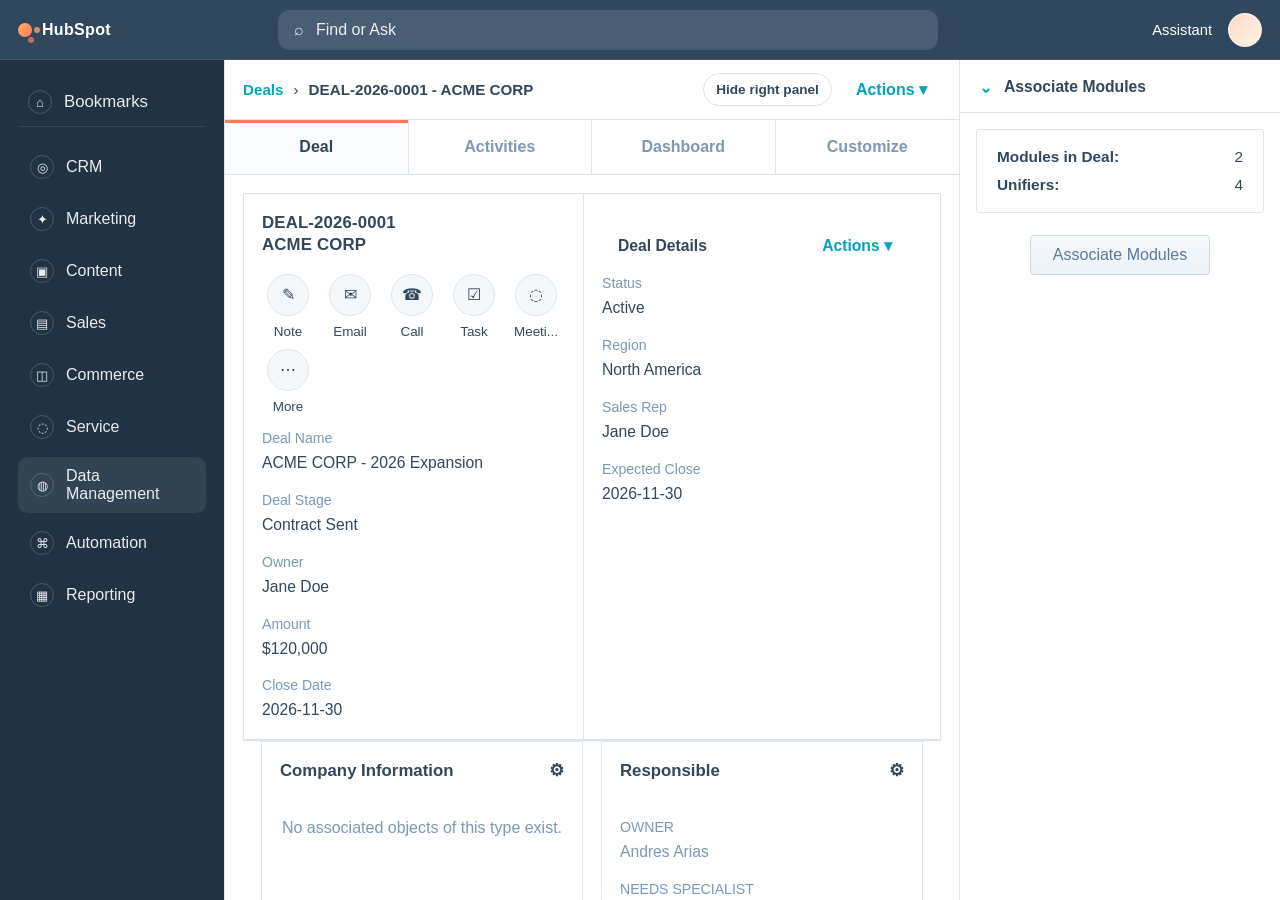
<file: dicom/index.html>
<!DOCTYPE html>
<html lang="en">
<head>
	<meta charset="UTF-8">
	<meta name="viewport" content="width=device-width, initial-scale=1.0">
	<title>HubSpot Details - Objectives</title>
	<style>
		:root {
			--navy: #213343;
			--navy-soft: #2f4559;
			--surface: #f5f8fa;
			--panel: #ffffff;
			--line: #dfe3eb;
			--line-strong: #cbd6e2;
			--text: #33475b;
			--muted: #7c98b6;
			--brand: #ff7a59;
			--brand-strong: #e66a4a;
			--teal: #00a4bd;
			--teal-soft: #e5f5f8;
			--shadow: 0 10px 24px rgba(33, 51, 67, 0.08);
			--radius: 14px;
		}

		* {
			box-sizing: border-box;
		}

		body {
			margin: 0;
			min-height: 100vh;
			font-family: "Segoe UI", Aptos, sans-serif;
			background: var(--surface);
			color: var(--text);
		}

		button,
		input,
		select {
			font: inherit;
		}

		.app-shell {
			display: grid;
			grid-template-rows: 60px 1fr;
			min-height: 100vh;
		}

		.topbar {
			display: grid;
			grid-template-columns: 240px 1fr auto;
			align-items: center;
			gap: 20px;
			padding: 0 18px;
			background: #31475e;
			color: #ffffff;
			border-bottom: 1px solid rgba(255, 255, 255, 0.08);
		}

		.brand {
			display: flex;
			align-items: center;
			gap: 10px;
			font-weight: 700;
			letter-spacing: 0.02em;
		}

		.brand-mark {
			width: 14px;
			height: 14px;
			border-radius: 50%;
			background: linear-gradient(135deg, #ffb366, var(--brand));
			box-shadow: 12px 0 0 -4px rgba(255, 179, 102, 0.72), 6px 10px 0 -4px rgba(255, 122, 89, 0.72);
		}

		.searchbar {
			display: flex;
			align-items: center;
			gap: 10px;
			max-width: 660px;
			padding: 0 16px;
			height: 40px;
			border-radius: 12px;
			background: rgba(255, 255, 255, 0.12);
			color: rgba(255, 255, 255, 0.9);
		}

		.searchbar input {
			width: 100%;
			border: 0;
			outline: 0;
			color: inherit;
			background: transparent;
		}

		.searchbar input::placeholder {
			color: rgba(255, 255, 255, 0.78);
		}

		.topbar-actions {
			display: flex;
			align-items: center;
			gap: 16px;
			font-size: 0.92rem;
		}

		.avatar {
			width: 34px;
			height: 34px;
			border-radius: 50%;
			background: linear-gradient(135deg, #ffd9c2, #fff3e8);
			border: 2px solid rgba(255, 255, 255, 0.22);
		}

		.workspace {
			display: grid;
			grid-template-columns: 284px minmax(680px, 1fr) 360px;
			min-height: 0;
		}

		.workspace.is-right-rail-hidden {
			grid-template-columns: 284px minmax(680px, 1fr);
		}

		.sidebar {
			background: var(--navy);
			color: rgba(255, 255, 255, 0.9);
			padding: 18px 18px 28px;
		}

		.sidebar-section-title {
			display: flex;
			align-items: center;
			gap: 12px;
			padding: 12px 10px;
			font-size: 1.05rem;
			border-bottom: 1px solid rgba(255, 255, 255, 0.08);
			margin-bottom: 18px;
		}

		.sidebar-nav {
			display: grid;
			gap: 8px;
		}

		.sidebar-item {
			display: flex;
			align-items: center;
			gap: 12px;
			padding: 10px 12px;
			border-radius: 10px;
			color: inherit;
			text-decoration: none;
		}

		.sidebar-item:hover,
		.sidebar-item.is-active {
			background: rgba(255, 255, 255, 0.08);
		}

		.nav-icon,
		.icon-circle,
		.mini-icon {
			display: inline-flex;
			align-items: center;
			justify-content: center;
			flex: 0 0 auto;
			border-radius: 50%;
		}

		.nav-icon {
			width: 24px;
			height: 24px;
			border: 1px solid rgba(255, 255, 255, 0.18);
			font-size: 0.82rem;
		}

		.main {
			padding: 0;
			background: var(--panel);
			border-right: 1px solid var(--line);
			border-left: 1px solid var(--line);
			min-width: 0;
		}

		.workspace.is-right-rail-hidden .main {
			border-right: 0;
		}

		.main-scroll,
		.right-scroll {
			height: calc(100vh - 60px);
			overflow: auto;
		}

		.main-header {
			display: flex;
			justify-content: space-between;
			align-items: center;
			gap: 16px;
			padding: 10px 18px;
			border-bottom: 1px solid var(--line);
			background: #ffffff;
			position: sticky;
			top: 0;
			z-index: 5;
		}

		.main-header-actions {
			display: flex;
			align-items: center;
			gap: 10px;
		}

		.breadcrumb {
			display: flex;
			align-items: center;
			gap: 10px;
			font-size: 0.95rem;
		}

		.breadcrumb a {
			color: var(--teal);
			text-decoration: none;
			font-weight: 700;
		}

		.tabbar {
			display: grid;
			grid-template-columns: repeat(4, 1fr);
			border-bottom: 1px solid var(--line);
			background: #ffffff;
		}

		.tab {
			padding: 18px 12px;
			text-align: center;
			border-right: 1px solid var(--line);
			font-weight: 600;
			color: var(--text);
			cursor: pointer;
			transition: background 140ms ease, box-shadow 140ms ease, color 140ms ease;
		}

		.tab:last-child {
			border-right: 0;
		}

		.tab.is-disabled {
			cursor: default;
			color: var(--muted);
			background: #ffffff;
		}

		.tab.is-active {
			box-shadow: inset 0 3px 0 0 var(--brand);
			background: #fbfcfe;
		}

		.content-grid {
			display: grid;
			gap: 18px;
			padding: 18px;
		}

		.content-view[hidden] {
			display: none;
		}

		.embedded-card {
			background: #ffffff;
			border: 1px solid var(--line);
			box-shadow: 0 1px 2px rgba(33, 51, 67, 0.04);
			overflow: hidden;
		}

		.embedded-header {
			display: flex;
			align-items: center;
			justify-content: space-between;
			gap: 16px;
			padding: 16px 18px;
			border-bottom: 1px solid var(--line);
			background: #fbfcfe;
		}

		.embedded-header strong {
			font-size: 1rem;
		}

		.embedded-header span {
			color: var(--muted);
			font-size: 0.86rem;
		}

		.embedded-frame {
			width: 100%;
			height: 900px;
			border: 0;
			display: block;
			background: #f5f8fa;
		}

		.record-card,
		.panel-card,
		.extension-card {
			background: #ffffff;
			border: 1px solid var(--line);
			border-radius: 0;
			box-shadow: 0 1px 2px rgba(33, 51, 67, 0.04);
		}

		.record-overview {
			display: grid;
			grid-template-columns: minmax(260px, 340px) 1fr;
			border-bottom: 1px solid var(--line);
		}

		.record-main {
			padding: 18px;
			border-right: 1px solid var(--line);
		}

		.record-main h1 {
			margin: 0 0 18px;
			font-size: 1.05rem;
			line-height: 1.3;
			letter-spacing: 0.01em;
		}

		.action-strip {
			display: flex;
			gap: 10px;
			flex-wrap: wrap;
			margin-bottom: 16px;
		}

		.action-item {
			display: grid;
			justify-items: center;
			gap: 8px;
			min-width: 52px;
			color: var(--text);
			font-size: 0.84rem;
		}

		.icon-circle {
			width: 42px;
			height: 42px;
			background: #f5f8fa;
			border: 1px solid var(--line);
			font-size: 1rem;
		}

		.summary-block {
			padding: 18px;
		}

		.section-header {
			display: flex;
			align-items: center;
			justify-content: space-between;
			gap: 10px;
			padding: 18px 18px 12px;
			font-weight: 700;
			font-size: 1.05rem;
		}

		.section-header.compact {
			padding: 14px 16px 10px;
			font-size: 0.98rem;
		}

		.meta-list {
			display: grid;
			gap: 18px;
		}

		.meta-item {
			display: grid;
			gap: 6px;
		}

		.meta-item span {
			font-size: 0.88rem;
			color: var(--muted);
		}

		.meta-item strong {
			font-size: 0.98rem;
			font-weight: 500;
			line-height: 1.4;
		}

		.dual-card {
			display: grid;
			grid-template-columns: repeat(2, minmax(0, 1fr));
			gap: 18px;
			padding: 0 18px 18px;
		}

		.info-card {
			min-height: 210px;
			background: #ffffff;
			border: 1px solid var(--line);
		}

		.info-content {
			padding: 26px 18px 30px;
			text-align: center;
			color: var(--muted);
			font-size: 1rem;
		}

		.kpi-card {
			margin: 0 18px 18px;
			border: 1px solid var(--line);
			background: #ffffff;
		}

		.kpi-body {
			padding: 18px;
			display: grid;
			gap: 14px;
		}

		.kpi-title {
			font-size: 1.05rem;
			font-weight: 700;
		}

		.kpi-meta {
			display: flex;
			gap: 12px;
			flex-wrap: wrap;
			color: var(--muted);
		}

		.kpi-value {
			display: inline-flex;
			align-items: center;
			gap: 8px;
			font-size: 1.85rem;
			font-weight: 800;
			color: var(--teal);
		}

		.progress-track {
			height: 10px;
			border-radius: 999px;
			background: #eaf0f6;
			overflow: hidden;
		}

		.progress-track span {
			display: block;
			height: 100%;
			width: 72%;
			background: linear-gradient(90deg, var(--teal), var(--brand));
		}

		.right-rail {
			background: #ffffff;
		}

		.workspace.is-right-rail-hidden .right-rail {
			display: none;
		}

		.rail-header {
			display: flex;
			justify-content: flex-end;
			padding: 12px 16px 0;
		}

		.rail-toggle,
		.rail-reopen {
			display: inline-flex;
			align-items: center;
			gap: 8px;
			padding: 8px 12px;
			border: 1px solid var(--line);
			border-radius: 999px;
			background: #ffffff;
			color: var(--text);
			font-size: 0.85rem;
			font-weight: 600;
		}

		.rail-toggle:hover,
		.rail-reopen:hover {
			background: #f5f8fa;
		}

		.rail-reopen {
			display: none;
		}

		.workspace.is-right-rail-hidden .rail-reopen {
			display: inline-flex;
		}

		.panel-card + .panel-card,
		.panel-card + .extension-card,
		.extension-card + .panel-card {
			margin-top: 16px;
		}

		.panel-body {
			padding: 18px 16px 22px;
		}

		.empty-illustration {
			width: 78px;
			height: 78px;
			margin: 0 auto 18px;
			border-radius: 50%;
			background: radial-gradient(circle at 35% 35%, #ffffff 0 18%, #edf3f8 19% 58%, #dfe8f1 59% 100%);
			border: 1px solid var(--line);
			position: relative;
		}

		.empty-illustration::after {
			content: "";
			position: absolute;
			width: 28px;
			height: 28px;
			border: 3px solid #b6c7d6;
			border-radius: 50%;
			left: 22px;
			top: 16px;
		}

		.empty-illustration::before {
			content: "";
			position: absolute;
			width: 16px;
			height: 3px;
			background: #b6c7d6;
			transform: rotate(40deg);
			right: 18px;
			bottom: 18px;
			border-radius: 999px;
		}

		.empty-title,
		.empty-copy {
			text-align: center;
		}

		.empty-title {
			margin: 0 0 8px;
			font-size: 0.98rem;
			font-weight: 700;
		}

		.empty-copy {
			margin: 0;
			line-height: 1.5;
			color: var(--muted);
		}

		.panel-toolbar {
			display: flex;
			justify-content: flex-end;
			gap: 10px;
			padding: 0 16px 14px;
			color: var(--muted);
		}

		.button-link,
		.button-primary,
		.button-secondary {
			border-radius: 8px;
			padding: 10px 14px;
			cursor: pointer;
			transition: background 140ms ease, transform 140ms ease, box-shadow 140ms ease;
		}

		.button-link {
			background: transparent;
			border: 0;
			color: var(--teal);
			font-weight: 700;
		}

		.button-primary {
			border: 1px solid var(--brand);
			background: var(--brand);
			color: #ffffff;
			font-weight: 700;
			box-shadow: 0 6px 16px rgba(255, 122, 89, 0.22);
		}

		.button-secondary {
			border: 1px solid var(--line-strong);
			background: #ffffff;
			color: var(--text);
		}

		.button-primary:hover,
		.button-secondary:hover,
		.button-link:hover {
			transform: translateY(-1px);
		}

		.extension-card {
			padding-bottom: 20px;
			overflow: hidden;
			background: #ffffff;
		}

		.extension-header {
			display: flex;
			align-items: center;
			gap: 10px;
			padding: 18px 16px 16px;
			font-size: 0.98rem;
			font-weight: 800;
			color: var(--text);
			border-bottom: 1px solid var(--line);
		}

		.extension-chevron {
			display: inline-flex;
			align-items: center;
			justify-content: center;
			width: 18px;
			height: 18px;
			color: var(--teal);
			font-size: 1rem;
			font-weight: 700;
		}

		.extension-content {
			padding: 16px;
			display: grid;
			gap: 16px;
		}

		.extension-content h3 {
			margin: 0;
			font-size: 1rem;
		}

		.extension-content p {
			margin: 0;
			line-height: 1.55;
			color: var(--muted);
		}

		.extension-summary {
			padding: 18px 20px;
			border: 1px solid var(--line);
			border-radius: 3px;
			background: #ffffff;
		}

		.extension-summary-title {
			margin: 0 0 12px;
			font-size: 0.98rem;
			font-weight: 800;
		}

		.extension-summary-grid {
			display: grid;
			gap: 10px;
		}

		.extension-summary-row {
			display: grid;
			grid-template-columns: 1fr auto;
			gap: 10px;
			align-items: center;
			font-size: 0.96rem;
		}

		.extension-summary-row strong {
			font-weight: 800;
		}

		.extension-status {
			display: inline-flex;
			align-items: center;
			padding: 6px 12px;
			border: 1px solid #00bcd4;
			color: #23627c;
			background: #f6feff;
			font-weight: 700;
			line-height: 1;
		}

		.extension-link {
			display: flex;
			justify-content: flex-end;
			color: var(--teal);
			font-weight: 800;
			text-decoration: none;
		}

		.extension-actions {
			display: flex;
			justify-content: center;
			padding-top: 6px;
		}

		.chat-button {
			min-width: 84px;
			padding: 10px 22px;
			border: 1px solid var(--line-strong);
			border-radius: 4px;
			background: linear-gradient(180deg, #f6f9fc, #ecf2f8);
			color: #597a9a;
			font-weight: 500;
			box-shadow: inset 0 1px 0 rgba(255, 255, 255, 0.9);
		}

		.chat-button:hover {
			background: linear-gradient(180deg, #ffffff, #edf3f8);
			transform: translateY(-1px);
		}

		.metric-grid {
			display: grid;
			grid-template-columns: repeat(2, minmax(0, 1fr));
			gap: 10px;
		}

		.metric-pill {
			padding: 10px 12px;
			border-radius: 10px;
			background: #f5f8fa;
			border: 1px solid var(--line);
		}

		.metric-pill span {
			display: block;
			font-size: 0.78rem;
			color: var(--muted);
			margin-bottom: 4px;
		}

		.metric-pill strong {
			font-size: 1rem;
		}

		.modal-backdrop {
			position: fixed;
			inset: 0;
			background: rgba(33, 51, 67, 0.58);
			backdrop-filter: blur(7px);
			-webkit-backdrop-filter: blur(7px);
			display: none;
			align-items: center;
			justify-content: center;
			padding: 28px;
			z-index: 20;
		}

		.modal-backdrop.is-open {
			display: flex;
		}

		.modal {
			width: min(1440px, calc(100% - 96px));
			height: min(82vh, 760px);
			background: #ffffff;
			border-radius: 3px;
			box-shadow: 0 28px 80px rgba(16, 24, 32, 0.34);
			overflow: hidden;
			display: grid;
			grid-template-rows: auto 1fr;
		}

		.modal-header {
			display: flex;
			justify-content: space-between;
			align-items: center;
			gap: 16px;
			padding: 22px 34px;
			background: #11b5b9;
			color: #ffffff;
		}

		.modal-title {
			display: grid;
			gap: 6px;
		}

		.modal-title strong {
			font-size: 1.2rem;
			font-weight: 800;
		}

		.modal-title span {
			color: rgba(255, 255, 255, 0.84);
			font-size: 0.92rem;
		}

		   .modal-frame {
			   display: flex;
			   flex-direction: column;
			   gap: 18px;
			   padding: 26px 44px 40px;
			   background: #ffffff;
			   overflow: hidden;
			   height: 100%;
		   }

		.modal-tabs {
			display: inline-flex;
			align-items: center;
			gap: 4px;
			padding: 4px;
			border: 1px solid var(--line);
			border-radius: 999px;
			background: #f5f8fa;
			width: fit-content;
		}

		.modal-tab {
			border: 0;
			border-radius: 999px;
			padding: 6px 12px;
			background: transparent;
			color: var(--muted);
			font-weight: 700;
			font-size: 0.84rem;
			line-height: 1;
		}

		.modal-tab.is-active {
			background: #ffffff;
			color: var(--text);
			box-shadow: 0 4px 12px rgba(33, 51, 67, 0.1);
		}

		   .modal-tab-panel {
			   flex: 1 1 0%;
			   display: flex;
			   flex-direction: column;
			   min-height: 0;
			   overflow: hidden;
		   }

		   .modal iframe {
			   width: 100%;
			   height: 100%;
			   min-height: 0;
			   border: 0;
			   background: #ffffff;
			   display: block;
		   }

		.modal-close {
			width: 38px;
			height: 38px;
			padding: 0;
			border: 0;
			border-radius: 999px;
			background: transparent;
			color: #ffffff;
			font-size: 2rem;
			line-height: 1;
			cursor: pointer;
		}

		.modal-close:hover {
			background: rgba(255, 255, 255, 0.12);
			transform: none;
		}

		.hidden {
			display: none;
		}

		@media (max-width: 1360px) {
			.workspace {
				grid-template-columns: 224px minmax(540px, 1fr) 320px;
			}

			.workspace.is-right-rail-hidden {
				grid-template-columns: 224px minmax(540px, 1fr);
			}
		}

		@media (max-width: 1120px) {
			.topbar {
				grid-template-columns: 1fr;
				height: auto;
				padding: 14px 16px;
			}

			.workspace {
				grid-template-columns: 1fr;
			}

			.sidebar {
				display: none;
			}

			.main {
				border-left: 0;
				border-right: 0;
			}

			.workspace.is-right-rail-hidden {
				grid-template-columns: 1fr;
			}

			.main-scroll,
			.right-scroll {
				height: auto;
			}
		}

		@media (max-width: 760px) {
			.record-overview,
			.dual-card,
			.metric-grid,
			.tabbar {
				grid-template-columns: 1fr;
			}

			.main-header,
			.main-header-actions {
				align-items: flex-start;
				flex-direction: column;
			}

			.extension-summary-row {
				grid-template-columns: 1fr;
			}

			.main-header {
				align-items: flex-start;
				flex-direction: column;
			}

			.action-strip {
				justify-content: flex-start;
			}

			.modal {
				width: 100%;
				height: 92vh;
			}

			.modal-header {
				padding: 18px 20px;
			}

			.modal-frame {
				padding: 14px;
			}
		}

		/* ================================================================
		   MOBILE SHELL — visible solo en pantallas pequeñas
		   ================================================================ */
		.mobile-shell {
			display: none;
		}

		@media (max-width: 680px) {
			/* Ocultar la versión desktop */
			.app-shell {
				display: none !important;
			}

			/* Mostrar el shell móvil */
			.mobile-shell {
				display: flex;
				flex-direction: column;
				min-height: 100dvh;
				background: #f3f6f9;
				font-family: "Segoe UI", Aptos, sans-serif;
				color: #213343;
			}

			/* ---- Top bar ---- */
			.m-topbar {
				display: flex;
				align-items: center;
				gap: 10px;
				padding: 14px 16px 10px;
				background: #ffffff;
				border-bottom: 1px solid #e3eaf1;
				position: sticky;
				top: 0;
				z-index: 10;
			}

			.m-back-btn {
				display: inline-flex;
				align-items: center;
				justify-content: center;
				width: 36px;
				height: 36px;
				border: none;
				background: transparent;
				color: #00a4bd;
				font-size: 1.3rem;
				cursor: pointer;
				flex: 0 0 auto;
				padding: 0;
			}

			.m-topbar-center {
				flex: 1;
				min-width: 0;
			}

			.m-topbar-eyebrow {
				font-size: 0.72rem;
				color: #7c98b6;
				text-transform: uppercase;
				letter-spacing: 0.06em;
				font-weight: 600;
			}

			.m-topbar-title {
				font-size: 1.05rem;
				font-weight: 800;
				color: #213343;
				line-height: 1.2;
				white-space: nowrap;
				overflow: hidden;
				text-overflow: ellipsis;
			}

			.m-menu-btn {
				display: inline-flex;
				align-items: center;
				justify-content: center;
				width: 36px;
				height: 36px;
				border: none;
				background: transparent;
				color: #213343;
				font-size: 1.3rem;
				cursor: pointer;
				flex: 0 0 auto;
				padding: 0;
			}

			/* ---- Tab bar ---- */
			.m-tabs {
				display: flex;
				background: #ffffff;
				border-bottom: 1px solid #e3eaf1;
				overflow-x: auto;
				scrollbar-width: none;
			}

			.m-tabs::-webkit-scrollbar {
				display: none;
			}

			.m-tab {
				flex: 0 0 auto;
				padding: 14px 20px;
				font-size: 0.92rem;
				font-weight: 600;
				color: #7c98b6;
				border: none;
				background: transparent;
				cursor: pointer;
				white-space: nowrap;
				border-bottom: 3px solid transparent;
				margin-bottom: -1px;
				transition: color 140ms ease, border-color 140ms ease;
			}

			.m-tab.is-active {
				color: #00a4bd;
				border-bottom-color: #00a4bd;
			}

			/* ---- Content area ---- */
			.m-content {
				flex: 1;
				overflow-y: auto;
				padding-bottom: 80px;
			}

			.m-panel {
				display: none;
			}

			.m-panel.is-active {
				display: block;
			}

			/* ---- Filter row ---- */
			.m-filter-row {
				padding: 12px 16px;
			}

			.m-filter-btn {
				display: inline-flex;
				align-items: center;
				gap: 8px;
				padding: 9px 16px;
				border: 1.5px solid #c5d5e4;
				border-radius: 999px;
				background: #ffffff;
				color: #213343;
				font-size: 0.88rem;
				font-weight: 600;
				cursor: pointer;
			}

			.m-filter-chevron {
				font-size: 0.8rem;
				color: #7c98b6;
			}

			/* ---- Action circles ---- */
			.m-actions {
				display: flex;
				justify-content: center;
				gap: 28px;
				padding: 20px 16px 16px;
				background: #ffffff;
				border-bottom: 1px solid #e3eaf1;
			}

			.m-action-item {
				display: flex;
				flex-direction: column;
				align-items: center;
				gap: 8px;
				cursor: pointer;
			}

			.m-action-circle {
				width: 52px;
				height: 52px;
				border-radius: 50%;
				border: 1.5px solid #c5d5e4;
				background: #ffffff;
				display: flex;
				align-items: center;
				justify-content: center;
				font-size: 1.2rem;
				color: #00a4bd;
				transition: background 140ms ease, border-color 140ms ease;
			}

			.m-action-circle:hover {
				background: #f0f6fa;
				border-color: #00a4bd;
			}

			.m-action-label {
				font-size: 0.75rem;
				color: #213343;
				font-weight: 500;
				text-align: center;
			}

			/* ---- Timeline / feed ---- */
			.m-timeline {
				padding: 16px;
				display: grid;
				gap: 8px;
			}

			.m-timeline-month {
				font-size: 1rem;
				font-weight: 700;
				color: #213343;
				padding: 8px 0 4px;
			}

			.m-feed-card {
				background: #ffffff;
				border-radius: 12px;
				padding: 14px 16px;
				box-shadow: 0 1px 4px rgba(33, 51, 67, 0.06);
				border: 1px solid #e3eaf1;
			}

			.m-feed-card-label {
				font-size: 0.8rem;
				color: #7c98b6;
				margin-bottom: 6px;
				font-weight: 500;
			}

			.m-feed-card-value {
				font-size: 0.92rem;
				color: #213343;
				font-weight: 600;
				display: inline-flex;
				align-items: center;
				gap: 6px;
				padding: 5px 12px;
				border: 1px solid #c5d5e4;
				border-radius: 6px;
				background: #f8fbfd;
			}

			/* ---- Flat list (Actividad & Información) ---- */
			.m-list-section {
				background: #ffffff;
				border-top: 1px solid #e3eaf1;
				border-bottom: 1px solid #e3eaf1;
				margin-bottom: 8px;
			}

			.m-list-section-header {
				display: flex;
				align-items: center;
				justify-content: space-between;
				padding: 16px 18px;
				background: #f3f6f9;
				border-bottom: 1px solid #e3eaf1;
				font-size: 0.95rem;
				font-weight: 600;
				color: #213343;
				cursor: pointer;
				user-select: none;
			}

			.m-list-section-header svg {
				transition: transform 200ms ease;
			}

			.m-list-section-header.is-collapsed svg {
				transform: rotate(180deg);
			}

			.m-list-row {
				display: flex;
				align-items: center;
				justify-content: space-between;
				padding: 17px 18px;
				border-bottom: 1px solid #edf2f7;
				cursor: pointer;
				background: #ffffff;
			}

			.m-list-row:last-child {
				border-bottom: none;
			}

			.m-list-row:active {
				background: #f3f8fa;
			}

			.m-list-row-label {
				font-size: 0.97rem;
				color: #213343;
				font-weight: 400;
			}

			.m-list-row-link {
				align-items: flex-start;
				gap: 12px;
			}

			.m-list-row-link-content {
				flex: 1;
				min-width: 0;
				display: grid;
				gap: 3px;
			}

			.m-list-row-link-title {
				font-size: 0.78rem;
				line-height: 1.2;
				color: #425b76;
				font-weight: 600;
			}

			.m-list-row-link-url {
				font-size: 0.99rem;
				line-height: 1.2;
				color: #0d6e79;
				font-weight: 500;
				text-decoration: none;
				white-space: nowrap;
				overflow: hidden;
				text-overflow: ellipsis;
			}

			.m-list-row-link-url:hover {
				text-decoration: underline;
			}

			.m-list-row-menu {
				border: none;
				background: transparent;
				padding: 2px 0;
				line-height: 1;
				color: #00a4bd;
				cursor: pointer;
				flex: 0 0 auto;
			}

			.m-list-row-chevron {
				color: #00a4bd;
				display: flex;
				align-items: center;
				flex: 0 0 auto;
			}

			.m-list-body.is-collapsed {
				display: none;
			}

			/* ---- Activity action buttons (above list) ---- */
			.m-activity-actions {
				display: flex;
				justify-content: center;
				padding: 14px 0 8px;
				border-bottom: 1px solid #e3eaf1;
				background: #ffffff;
				margin-bottom: 8px;
			}

			.m-activity-action-btn {
				flex: 1;
				max-width: 112px;
				display: flex;
				flex-direction: column;
				align-items: center;
				gap: 7px;
				border: none;
				background: transparent;
				cursor: pointer;
				padding: 6px 6px 10px;
			}

			.m-activity-action-icon {
				width: 48px;
				height: 48px;
				border-radius: 50%;
				border: 1.5px solid #c5d5e4;
				background: #ffffff;
				display: flex;
				align-items: center;
				justify-content: center;
				color: #00a4bd;
				transition: background 140ms ease;
			}

			.m-activity-action-btn:active .m-activity-action-icon {
				background: #eaf7fa;
			}

			.m-activity-action-label {
				font-size: 0.76rem;
				font-weight: 500;
				color: #213343;
				text-align: center;
				line-height: 1.3;
			}

			/* ---- Info panel: campo-valor ---- */
			.m-info-section {
				margin: 12px 16px;
				background: #ffffff;
				border-radius: 12px;
				border: 1px solid #e3eaf1;
				overflow: hidden;
			}

			.m-info-section-title {
				display: flex;
				justify-content: space-between;
				align-items: center;
				padding: 14px 16px;
				border-bottom: 1px solid #e3eaf1;
				font-size: 0.9rem;
				font-weight: 700;
				color: #213343;
			}

			.m-info-section-edit {
				font-size: 0.8rem;
				color: #00a4bd;
				font-weight: 600;
				border: none;
				background: transparent;
				cursor: pointer;
			}

			.m-info-item {
				display: grid;
				grid-template-columns: 1fr 1fr;
				gap: 4px 12px;
				padding: 12px 16px;
				border-bottom: 1px solid #f0f5fa;
				align-items: start;
			}

			.m-info-item:last-child {
				border-bottom: none;
			}

			.m-info-label {
				font-size: 0.76rem;
				color: #7c98b6;
				font-weight: 600;
				text-transform: uppercase;
				letter-spacing: 0.04em;
				padding-top: 2px;
			}

			.m-info-value {
				font-size: 0.88rem;
				font-weight: 600;
				color: #213343;
				text-align: right;
			}

			/* ---- Objetivos panel ---- */
			.m-obj-card {
				margin: 12px 16px;
				background: #ffffff;
				border-radius: 12px;
				border: 1px solid #e3eaf1;
				overflow: hidden;
			}

			.m-obj-header {
				display: flex;
				align-items: center;
				justify-content: space-between;
				padding: 12px 16px;
				border-bottom: 1px solid #e3eaf1;
				background: #f8fbfd;
			}

			.m-obj-category {
				font-size: 0.72rem;
				text-transform: uppercase;
				letter-spacing: 0.1em;
				font-weight: 800;
				color: #00a4bd;
			}

			.m-obj-title {
				font-size: 0.92rem;
				font-weight: 700;
				color: #213343;
				padding: 12px 16px 6px;
			}

			.m-obj-meta {
				display: flex;
				gap: 8px;
				flex-wrap: wrap;
				padding: 0 16px 12px;
			}

			.m-tag {
				font-size: 0.74rem;
				padding: 3px 10px;
				border-radius: 999px;
				background: #eaf5f8;
				color: #0e7a90;
				font-weight: 600;
				border: 1px solid rgba(0,164,189,0.2);
			}

			.m-tag.warn {
				background: #fff4ec;
				color: #c45c1a;
				border-color: rgba(255,122,89,0.2);
			}

			.m-tag.ok {
				background: #e8faf5;
				color: #0a7256;
				border-color: rgba(0,189,165,0.2);
			}

			.m-task-row {
				display: flex;
				align-items: center;
				gap: 12px;
				padding: 10px 16px;
				border-top: 1px solid #f0f5fa;
			}

			.m-task-status-dot {
				width: 10px;
				height: 10px;
				border-radius: 50%;
				flex: 0 0 auto;
			}

			.m-task-status-dot.en-curso { background: #ffb366; }
			.m-task-status-dot.cumplido { background: #00bda5; }
			.m-task-status-dot.estancado { background: #f2545b; }

			.m-task-info {
				flex: 1;
				min-width: 0;
			}

			.m-task-name {
				font-size: 0.85rem;
				font-weight: 600;
				color: #213343;
				white-space: nowrap;
				overflow: hidden;
				text-overflow: ellipsis;
			}

			.m-task-sub {
				font-size: 0.75rem;
				color: #7c98b6;
				margin-top: 2px;
			}

			.m-task-pct {
				font-size: 0.82rem;
				font-weight: 800;
				color: #00a4bd;
				flex: 0 0 auto;
			}

			/* ---- Ver más ---- */
			.m-view-all {
				display: flex;
				justify-content: center;
				padding: 12px 16px;
			}

			.m-view-all button {
				width: 100%;
				padding: 12px;
				border: 1.5px solid #c5d5e4;
				border-radius: 10px;
				background: #ffffff;
				color: #00a4bd;
				font-size: 0.88rem;
				font-weight: 700;
				cursor: pointer;
			}

			/* ---- KPI card ---- */
			.m-kpi-card {
				margin: 12px 16px;
				background: #ffffff;
				border-radius: 12px;
				border: 1px solid #e3eaf1;
				padding: 14px 16px;
			}

			.m-kpi-label {
				font-size: 0.72rem;
				text-transform: uppercase;
				letter-spacing: 0.08em;
				color: #7c98b6;
				font-weight: 700;
				margin-bottom: 4px;
			}

			.m-kpi-name {
				font-size: 0.95rem;
				font-weight: 700;
				color: #213343;
				margin-bottom: 8px;
			}

			.m-kpi-meta {
				font-size: 0.76rem;
				color: #7c98b6;
				margin-bottom: 10px;
			}

			.m-kpi-value {
				font-size: 1.6rem;
				font-weight: 800;
				color: #00a4bd;
				display: flex;
				align-items: baseline;
				gap: 8px;
			}

			.m-kpi-value small {
				font-size: 0.82rem;
				color: #7c98b6;
				font-weight: 500;
			}

			.m-kpi-bar {
				height: 8px;
				border-radius: 999px;
				background: #e3eaf1;
				overflow: hidden;
				margin-top: 10px;
			}

			.m-kpi-bar-fill {
				height: 100%;
				border-radius: inherit;
				background: linear-gradient(90deg, #00a4bd, #ff7a59);
			}

			/* ---- Bottom nav ---- */
			.m-bottom-nav {
				position: fixed;
				bottom: 0;
				left: 0;
				right: 0;
				height: 64px;
				background: #ffffff;
				border-top: 1px solid #e3eaf1;
				display: flex;
				align-items: stretch;
				z-index: 10;
			}

			.m-nav-item {
				flex: 1;
				display: flex;
				flex-direction: column;
				align-items: center;
				justify-content: center;
				gap: 3px;
				font-size: 0.65rem;
				font-weight: 600;
				color: #7c98b6;
				cursor: pointer;
				border: none;
				background: transparent;
				padding: 0;
			}

			.m-nav-item.is-active {
				color: #00a4bd;
			}

			.m-nav-icon {
				font-size: 1.2rem;
				color: #00a4bd;
				display: flex;
				align-items: center;
				justify-content: center;
			}
		}
	</style>
</head>
<body>
	<div class="app-shell">
		<header class="topbar">
			<div class="brand">
				<span class="brand-mark" aria-hidden="true"></span>
				<span>HubSpot</span>
			</div>
			<label class="searchbar" aria-label="Search">
				<span aria-hidden="true">⌕</span>
				<input type="text" value="Find or Ask" aria-label="Find or Ask">
			</label>
			<div class="topbar-actions">
				<span>Assistant</span>
				<div class="avatar" aria-hidden="true"></div>
			</div>
		</header>

		<div class="workspace">
			<aside class="sidebar">
				<div class="sidebar-section-title">
					<span class="nav-icon">⌂</span>
					<span>Bookmarks</span>
				</div>
				<nav class="sidebar-nav" aria-label="Principal">
					<a class="sidebar-item" href="#"><span class="nav-icon">◎</span><span>CRM</span></a>
					<a class="sidebar-item" href="#"><span class="nav-icon">✦</span><span>Marketing</span></a>
					<a class="sidebar-item" href="#"><span class="nav-icon">▣</span><span>Content</span></a>
					<a class="sidebar-item" href="#"><span class="nav-icon">▤</span><span>Sales</span></a>
					<a class="sidebar-item" href="#"><span class="nav-icon">◫</span><span>Commerce</span></a>
					<a class="sidebar-item" href="#"><span class="nav-icon">◌</span><span>Service</span></a>
					<a class="sidebar-item is-active" href="#"><span class="nav-icon">◍</span><span>Data Management</span></a>
					<a class="sidebar-item" href="#"><span class="nav-icon">⌘</span><span>Automation</span></a>
					<a class="sidebar-item" href="#"><span class="nav-icon">▦</span><span>Reporting</span></a>
				</nav>
			</aside>

			<main class="main">
				<div class="main-scroll">
					<div class="main-header">
						<div class="breadcrumb">
							<a href="#">Deals</a>
							<span>›</span>
							<strong>DEAL-2026-0001 - ACME CORP</strong>
						</div>
						<div class="main-header-actions">
							<button class="rail-toggle" id="hideRightRail" type="button" aria-expanded="true" aria-controls="rightRail">Hide right panel</button>
							<button class="rail-reopen" id="showRightRail" type="button" aria-expanded="true" aria-controls="rightRail">Show right panel</button>
							<button class="button-link" type="button">Actions ▾</button>
						</div>
					</div>

					<div class="tabbar" role="tablist" aria-label="Sections">
						<div class="tab is-active" role="tab" aria-selected="true" tabindex="0" data-view="plan">Deal</div>
						<div class="tab is-disabled" role="tab" aria-selected="false" aria-disabled="true">Activities</div>
						<div class="tab is-disabled" role="tab" aria-selected="false" aria-disabled="true">Dashboard</div>
						<div class="tab is-disabled" role="tab" aria-selected="false" aria-disabled="true">Customize</div>
					</div>

					<div class="content-grid">
						<div class="content-view" data-content="plan">
						<section class="record-card">
							<div class="record-overview">
								<div class="record-main">
									<h1>DEAL-2026-0001<br>ACME CORP</h1>
									<div class="action-strip">
										<div class="action-item"><span class="icon-circle">✎</span><span>Note</span></div>
										<div class="action-item"><span class="icon-circle">✉</span><span>Email</span></div>
										<div class="action-item"><span class="icon-circle">☎</span><span>Call</span></div>
										<div class="action-item"><span class="icon-circle">☑</span><span>Task</span></div>
										<div class="action-item"><span class="icon-circle">◌</span><span>Meeti...</span></div>
										<div class="action-item"><span class="icon-circle">⋯</span><span>More</span></div>
									</div>

									<div class="meta-list">
										<div class="meta-item">
										<span>Deal Name</span>
										<strong>ACME CORP - 2026 Expansion</strong>
										</div>
										<div class="meta-item">
										<span>Deal Stage</span>
										<strong>Contract Sent</strong>
										</div>
										<div class="meta-item">
										<span>Owner</span>
										<strong>Jane Doe</strong>
										</div>
										<div class="meta-item">
										<span>Amount</span>
										<strong>$120,000</strong>
										</div>
										<div class="meta-item">
										<span>Close Date</span>
										<strong>2026-11-30</strong>
										</div>
									</div>
								</div>

								<div class="summary-block">
									<div class="section-header compact">
									<span>Deal Details</span>
									<button class="button-link" type="button">Actions ▾</button>
									</div>
									<div class="meta-list">
									<div class="meta-item">
									<span>Status</span>
									<strong>Active</strong>
									</div>
									<div class="meta-item">
									<span>Region</span>
									<strong>North America</strong>
									</div>
									<div class="meta-item">
									<span>Sales Rep</span>
									<strong>Jane Doe</strong>
									</div>
									<div class="meta-item">
									<span>Expected Close</span>
									<strong>2026-11-30</strong>
									</div>
									</div>
								</div>
							</div>
						</section>

						<div class="dual-card">
							<section class="info-card">
								<div class="section-header">
									<span>Company Information</span>
									<span class="mini-icon">⚙</span>
								</div>
								<div class="info-content">No associated objects of this type exist.</div>
							</section>

							<section class="info-card">
								<div class="section-header">
									<span>Responsible</span>
									<span class="mini-icon">⚙</span>
								</div>
								<div class="info-content" style="text-align:left; display:grid; gap:18px;">
									<div class="meta-item"><span>OWNER</span><strong>Andres Arias</strong></div>
									<div class="meta-item"><span>NEEDS SPECIALIST</span><strong>--</strong></div>
									<div class="meta-item"><span>SHARED USERS</span><strong>--</strong></div>
								</div>
							</section>
						</div>

						
						</div>

						<div class="content-view" data-content="embedded" hidden>
							<section class="embedded-card">
							<div class="embedded-header">
							<div>
							<strong id="embeddedContentTitle">Associate Modules</strong>
							<span id="embeddedContentDescription">Associate modules to unifiers for this deal.</span>
							</div>
							</div>
							<iframe class="embedded-frame" id="contentGridFrame" src="unifier_module_association.html?embedded=true" title="Associate Modules"></iframe>
							</section>
						</div>
					</div>
				</div>
			</main>

			<aside class="right-rail" id="rightRail">
				<div class="right-scroll">
					<div class="extension-header">
					<span class="extension-chevron" aria-hidden="true">⌄</span>
					<span id="extensionTitle">Associate Modules</span>
					</div>
					<div class="extension-content">
					<div class="extension-summary">
					<div class="extension-summary-grid">
					<div class="extension-summary-row">
					<strong>Modules in Deal:</strong>
					<span>2</span>
					</div>
					<div class="extension-summary-row">
					<strong>Unifiers:</strong>
					<span>4</span>
					</div>
					</div>
					</div>
					<div class="extension-actions">
					<button class="chat-button" id="openObjectivesModal" type="button">Associate Modules</button>
					</div>
					</div>
										
									</div>
									
								</div>
							</div>
						</div>
					</section>

				</div>
			</aside>
		</div>
	</div>

	<div class="modal-backdrop" id="objectivesModal" aria-hidden="true">
		<div class="modal" role="dialog" aria-modal="true" aria-labelledby="modalTitle">
			<div class="modal-header">
				<div class="modal-title">
					<strong id="modalTitle">Module associations</strong>
				</div>
				<button class="modal-close" id="closeObjectivesModal" type="button" aria-label="Close popup">×</button>
			</div>
			<div class="modal-frame">
				<div class="modal-tab-panel">
					<iframe id="modalContentFrame" src="unifier_module_association.html?embedded=true" title="Associate Modules"></iframe>
				</div>
			</div>
		</div>
	</div>

	<script>
		const tabs = Array.from(document.querySelectorAll(".tabbar .tab[data-view]"));
		const workspace = document.querySelector(".workspace");
		const planView = document.querySelector('[data-content="plan"]');
		const embeddedView = document.querySelector('[data-content="embedded"]');
		const embeddedFrame = document.getElementById("contentGridFrame");
		const embeddedTitle = document.getElementById("embeddedContentTitle");
		const embeddedDescription = document.getElementById("embeddedContentDescription");
		const hideRightRailButton = document.getElementById("hideRightRail");
		const showRightRailButton = document.getElementById("showRightRail");
		const modal = document.getElementById("objectivesModal");
		const openButton = document.getElementById("openObjectivesModal");
		const closeButton = document.getElementById("closeObjectivesModal");
		const modalTabs = Array.from(document.querySelectorAll(".modal-tab"));
		const modalContentFrame = document.getElementById("modalContentFrame");
		
		function setRightRailVisibility(isVisible) {
			workspace.classList.toggle("is-right-rail-hidden", !isVisible);
			hideRightRailButton.setAttribute("aria-expanded", isVisible ? "true" : "false");
			showRightRailButton.setAttribute("aria-expanded", isVisible ? "true" : "false");
			showRightRailButton.hidden = isVisible;
		}

		function activateTab(viewName) {
			const selectedTab = tabs.find((tab) => tab.dataset.view === viewName);

			if (!selectedTab) {
				return;
			}

			tabs.forEach((tab) => {
				const isSelected = tab === selectedTab;
				tab.classList.toggle("is-active", isSelected);
				tab.setAttribute("aria-selected", isSelected ? "true" : "false");
			});

			if (viewName === "plan") {
				planView.hidden = false;
				embeddedView.hidden = true;
				return;
			}

			planView.hidden = true;
			embeddedView.hidden = false;
			embeddedTitle.textContent = selectedTab.dataset.title;
			embeddedDescription.textContent = selectedTab.dataset.description;
			embeddedFrame.src = selectedTab.dataset.src;
			embeddedFrame.title = selectedTab.dataset.title;
		}

		tabs.forEach((tab) => {
			tab.addEventListener("click", () => {
				activateTab(tab.dataset.view);
			});

			tab.addEventListener("keydown", (event) => {
				if (event.key === "Enter" || event.key === " ") {
					event.preventDefault();
					activateTab(tab.dataset.view);
				}
			});
		});

		hideRightRailButton.addEventListener("click", () => {
			setRightRailVisibility(false);
		});

		showRightRailButton.addEventListener("click", () => {
			setRightRailVisibility(true);
		});

		function activateModalTab(viewName) {
			const selectedTab = modalTabs.find((tab) => tab.dataset.modalView === viewName);

			if (!selectedTab) {
				return;
			}

			modalTabs.forEach((tab) => {
				const isSelected = tab === selectedTab;
				tab.classList.toggle("is-active", isSelected);
				tab.setAttribute("aria-selected", isSelected ? "true" : "false");
			});

			modalContentFrame.src = selectedTab.dataset.src;
			modalContentFrame.title = "Objetivos y KPIs";
		}

		modalTabs.forEach((tab) => {
			tab.addEventListener("click", () => {
				activateModalTab(tab.dataset.modalView);
			});

			tab.addEventListener("keydown", (event) => {
				if (event.key === "Enter" || event.key === " ") {
					event.preventDefault();
					activateModalTab(tab.dataset.modalView);
				}
			});
		});

		function openModal() {
			if (modalTabs.length > 0 && typeof activateModalTab === 'function') {
				activateModalTab("objetivos");
			}
			modal.classList.add("is-open");
			modal.setAttribute("aria-hidden", "false");
			document.body.style.overflow = "hidden";
		}

		function closeModal() {
			modal.classList.remove("is-open");
			modal.setAttribute("aria-hidden", "true");
			document.body.style.overflow = "";
		}

		openButton.addEventListener("click", function() {
			// Recargar el iframe cada vez que se abre el modal
			const modalFrame = document.getElementById("modalContentFrame");
			if (modalFrame) {
				modalFrame.src = modalFrame.src;
			}
			openModal();
		});
		closeButton.addEventListener("click", closeModal);

		modal.addEventListener("click", (event) => {
			if (event.target === modal) {
				closeModal();
			}
		});

		document.addEventListener("keydown", (event) => {
			if (event.key === "Escape" && modal.classList.contains("is-open")) {
				closeModal();
			}
		});

		setRightRailVisibility(true);

		/* ---- Mobile shell logic ---- */
		document.addEventListener('DOMContentLoaded', () => {
			const mTabs = document.querySelectorAll('.m-tab');
			const mPanels = document.querySelectorAll('.m-panel');

			mTabs.forEach(tab => {
				tab.addEventListener('click', () => {
					const target = tab.dataset.panel;
					mTabs.forEach(t => t.classList.toggle('is-active', t === tab));
					mPanels.forEach(p => p.classList.toggle('is-active', p.dataset.panel === target));
				});
			});
		});
	</script>

	<!-- ================================================================
	     MOBILE SHELL (only visible ≤ 680px)
	     ================================================================ -->
	<div class="mobile-shell">

		<!-- Top bar -->
		<header class="m-topbar">
			<button class="m-back-btn" aria-label="Back">&#8592;</button>
			<div class="m-topbar-center">
				<div class="m-topbar-eyebrow">Work Plans</div>
				<div class="m-topbar-title">Work Plan 2026</div>
			</div>
			<button class="m-menu-btn" aria-label="More options">&#8942;</button>
		</header>

		<!-- Tabs -->
		<nav class="m-tabs" role="tablist">
			<button class="m-tab is-active" data-panel="actividad" role="tab">Activity</button>
			<button class="m-tab" data-panel="asociaciones" role="tab">Objectives &amp; KPIs</button>
			<button class="m-tab" data-panel="informacion" role="tab">Information</button>
		</nav>

		<!-- Scrollable content -->
		<div class="m-content">

			<!-- Panel: Activity -->
			<div class="m-panel is-active" data-panel="actividad">

				<!-- Action buttons -->
				<div class="m-activity-actions">
					<button class="m-activity-action-btn">
						<div class="m-activity-action-icon">
							<svg xmlns="http://www.w3.org/2000/svg" width="20" height="20" viewBox="0 0 24 24" fill="none" stroke="currentColor" stroke-width="2" stroke-linecap="round" stroke-linejoin="round"><path d="M11 4H4a2 2 0 0 0-2 2v14a2 2 0 0 0 2 2h14a2 2 0 0 0 2-2v-7"/><path d="M18.5 2.5a2.121 2.121 0 0 1 3 3L12 15l-4 1 1-4 9.5-9.5z"/></svg>
						</div>
						<span class="m-activity-action-label">Add note</span>
					</button>
					<button class="m-activity-action-btn">
						<div class="m-activity-action-icon">
							<svg xmlns="http://www.w3.org/2000/svg" width="20" height="20" viewBox="0 0 24 24" fill="none" stroke="currentColor" stroke-width="2" stroke-linecap="round" stroke-linejoin="round"><polyline points="20 6 9 17 4 12"/></svg>
						</div>
						<span class="m-activity-action-label">Add task</span>
					</button>
					<button class="m-activity-action-btn">
						<div class="m-activity-action-icon">
							<svg xmlns="http://www.w3.org/2000/svg" width="20" height="20" viewBox="0 0 24 24" fill="none" stroke="currentColor" stroke-width="2" stroke-linecap="round" stroke-linejoin="round"><path d="M22 16.92v3a2 2 0 0 1-2.18 2 19.79 19.79 0 0 1-8.63-3.07A19.5 19.5 0 0 1 4.69 12 19.79 19.79 0 0 1 1.71 3.38 2 2 0 0 1 3.68 1h3a2 2 0 0 1 2 1.72 12.84 12.84 0 0 0 .7 2.81 2 2 0 0 1-.45 2.11L8.09 9.91a16 16 0 0 0 6 6l1.27-1.27a2 2 0 0 1 2.11-.45 12.84 12.84 0 0 0 2.81.7A2 2 0 0 1 22 16.92z"/></svg>
						</div>
						<span class="m-activity-action-label">Log activity</span>
					</button>
				</div>

				<!-- Timeline feed -->
				<div class="m-timeline">
					<div class="m-timeline-month">April 2026</div>

					<div class="m-feed-card">
						<div class="m-feed-card-label">Plan status updated</div>
						<div class="m-feed-card-value">In progress &rarr; Completed</div>
					</div>

					<div class="m-feed-card">
						<div class="m-feed-card-label">Review meeting scheduled</div>
						<div class="m-feed-card-value">Q2 Review · Apr 16</div>
					</div>

					<div class="m-feed-card">
						<div class="m-feed-card-label">Task completed</div>
						<div class="m-feed-card-value">Q1 2026 Results Report</div>
					</div>

					<div class="m-timeline-month">January 2026</div>

					<div class="m-feed-card">
						<div class="m-feed-card-label">Note logged</div>
						<div class="m-feed-card-value">Plan start — objectives alignment</div>
					</div>

					<div class="m-feed-card">
						<div class="m-feed-card-label">KPI updated</div>
						<div class="m-feed-card-value">Customer satisfaction: 87%</div>
					</div>
				</div>

			</div>

			<!-- Panel: Objectives & KPIs -->
			<div class="m-panel" data-panel="asociaciones">

				<!-- KPI cards -->
				<div class="m-kpi-card">
					<div class="m-kpi-label">Main KPI</div>
					<div class="m-kpi-name">Customer Satisfaction (NPS)</div>
					<div class="m-kpi-meta">Goal: 90 · Current: 87 · Monthly frequency</div>
					<div class="m-kpi-value">87% <small>/ 90% goal</small></div>
					<div class="m-kpi-bar"><div class="m-kpi-bar-fill" style="width:97%"></div></div>
				</div>

				<div class="m-kpi-card">
					<div class="m-kpi-label">Secondary KPI</div>
					<div class="m-kpi-name">New business closed</div>
					<div class="m-kpi-meta">Goal: 20 · Current: 14 · Quarterly frequency</div>
					<div class="m-kpi-value">14 <small>/ 20 goal</small></div>
					<div class="m-kpi-bar"><div class="m-kpi-bar-fill" style="width:70%"></div></div>
				</div>

				<!-- Objectives cards -->
				<div class="m-obj-card">
					<div class="m-obj-header">
						<span class="m-obj-category">Growth</span>
						<span class="m-tag">3 milestones</span>
					</div>
					<div class="m-obj-title">Expand presence in 2 new markets</div>
					<div class="m-obj-meta">
						<span class="m-tag warn">In progress</span>
						<span class="m-tag">60%</span>
					</div>
					<div class="m-task-row">
						<div class="m-task-status-dot en-curso"></div>
						<div class="m-task-info">
							<div class="m-task-name">Milestone: Market research</div>
							<div class="m-task-sub">2 tasks · due Feb 28</div>
						</div>
						<div class="m-task-pct">80%</div>
					</div>
					<div class="m-task-row">
						<div class="m-task-status-dot cumplido"></div>
						<div class="m-task-info">
							<div class="m-task-name">Milestone: Strategic partnership signed</div>
							<div class="m-task-sub">1 task · completed</div>
						</div>
						<div class="m-task-pct">100%</div>
					</div>
				</div>

				<div class="m-obj-card">
					<div class="m-obj-header">
						<span class="m-obj-category">Retention</span>
						<span class="m-tag">2 milestones</span>
					</div>
					<div class="m-obj-title">Reduce churn below 5%</div>
					<div class="m-obj-meta">
						<span class="m-tag ok">Completed</span>
						<span class="m-tag">100%</span>
					</div>
					<div class="m-task-row">
						<div class="m-task-status-dot cumplido"></div>
						<div class="m-task-info">
							<div class="m-task-name">Milestone: Onboarding program</div>
							<div class="m-task-sub">3 tasks · completed</div>
						</div>
						<div class="m-task-pct">100%</div>
					</div>
				</div>

				<div class="m-view-all">
					<button onclick="document.querySelector('.app-shell').style.cssText=''; document.querySelector('.mobile-shell').style.display='none';">View full objectives table &#8594;</button>
				</div>
			</div>


		</div><!-- /.m-content -->

		<!-- Bottom navigation -->
		<nav class="m-bottom-nav" role="navigation">
			<button class="m-nav-item is-active">
				<span class="m-nav-icon">
					<svg xmlns="http://www.w3.org/2000/svg" width="22" height="22" viewBox="0 0 24 24" fill="none" stroke="currentColor" stroke-width="2" stroke-linecap="round" stroke-linejoin="round"><path d="M3 9l9-7 9 7v11a2 2 0 0 1-2 2H5a2 2 0 0 1-2-2z"/><polyline points="9 22 9 12 15 12 15 22"/></svg>
				</span>
				<span>Home</span>
			</button>
			<button class="m-nav-item">
				<span class="m-nav-icon">
					<svg xmlns="http://www.w3.org/2000/svg" width="22" height="22" viewBox="0 0 24 24" fill="none" stroke="currentColor" stroke-width="2" stroke-linecap="round" stroke-linejoin="round"><path d="M20 21v-2a4 4 0 0 0-4-4H8a4 4 0 0 0-4 4v2"/><circle cx="12" cy="7" r="4"/></svg>
				</span>
				<span>Contacts</span>
			</button>
			<button class="m-nav-item">
				<span class="m-nav-icon">
					<svg xmlns="http://www.w3.org/2000/svg" width="22" height="22" viewBox="0 0 24 24" fill="none" stroke="currentColor" stroke-width="2" stroke-linecap="round" stroke-linejoin="round"><rect x="2" y="7" width="20" height="14" rx="2" ry="2"/><path d="M16 7V5a2 2 0 0 0-2-2h-4a2 2 0 0 0-2 2v2"/></svg>
				</span>
				<span>Deals</span>
			</button>
			<button class="m-nav-item">
				<span class="m-nav-icon">
					<svg xmlns="http://www.w3.org/2000/svg" width="22" height="22" viewBox="0 0 24 24" fill="none" stroke="currentColor" stroke-width="2" stroke-linecap="round" stroke-linejoin="round"><polyline points="9 11 12 14 22 4"/><path d="M21 12v7a2 2 0 0 1-2 2H5a2 2 0 0 1-2-2V5a2 2 0 0 1 2-2h11"/></svg>
				</span>
				<span>Tasks</span>
			</button>
			<button class="m-nav-item">
				<span class="m-nav-icon">
					<svg xmlns="http://www.w3.org/2000/svg" width="22" height="22" viewBox="0 0 24 24" fill="none" stroke="currentColor" stroke-width="2" stroke-linecap="round" stroke-linejoin="round"><circle cx="11" cy="11" r="8"/><line x1="21" y1="21" x2="16.65" y2="16.65"/></svg>
				</span>
				<span>Search</span>
			</button>
		</nav>

	</div><!-- /.mobile-shell -->
</body>
</html>
</file>
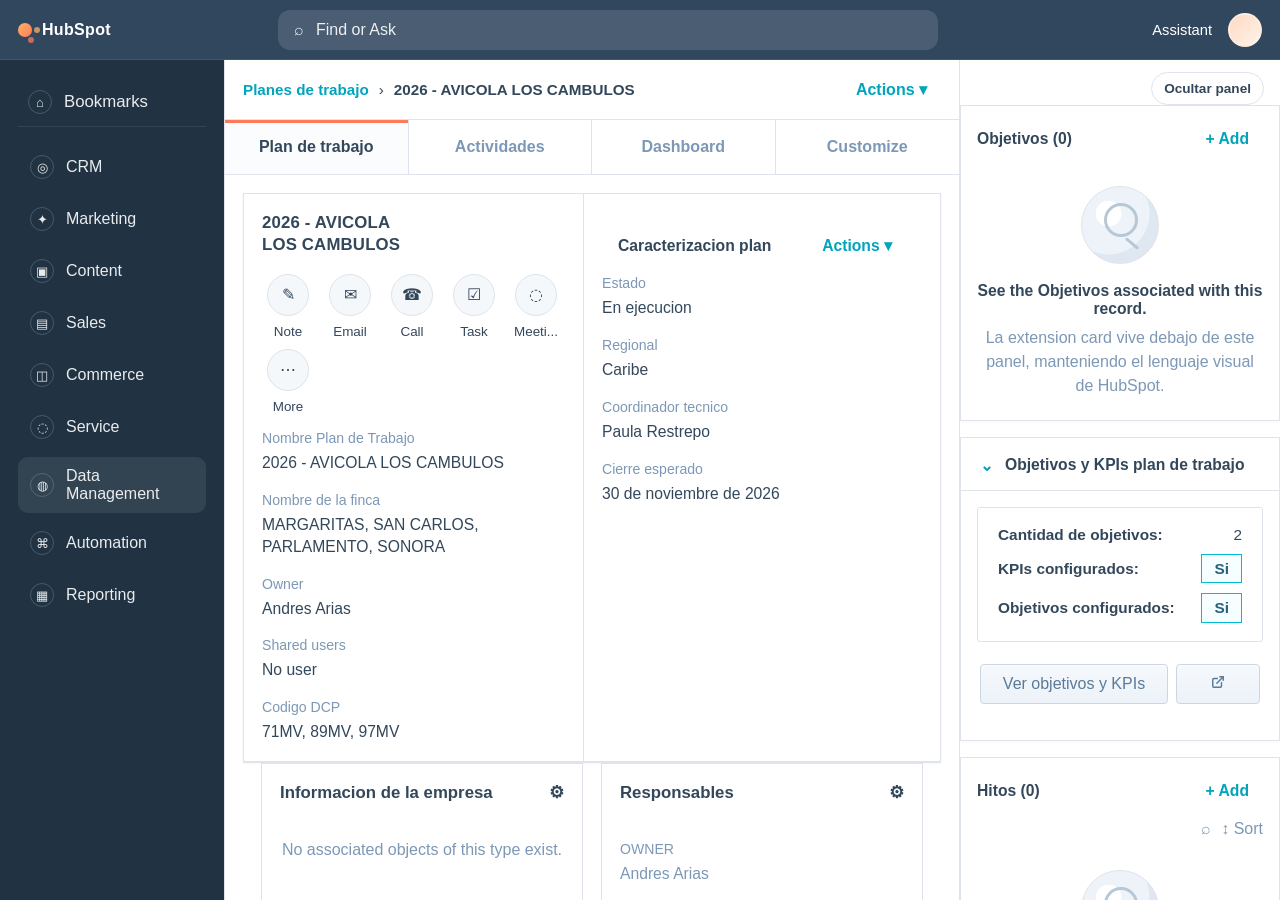
<file: bios/mockup-objetivos/index.html>
<!DOCTYPE html>
<html lang="es">
<head>
	<link rel="stylesheet" href="index/styles.css">
	<meta charset="UTF-8">
	<meta name="viewport" content="width=device-width, initial-scale=1.0">
	<title>Detalle HubSpot - Objetivos</title>
</head>
<body>
	<div class="app-shell">
		<header class="topbar">
			<div class="brand">
				<span class="brand-mark" aria-hidden="true"></span>
				<span>HubSpot</span>
			</div>
			<label class="searchbar" aria-label="Buscar">
				<span aria-hidden="true">⌕</span>
				<input type="text" value="Find or Ask" aria-label="Find or Ask">
			</label>
			<div class="topbar-actions">
				<span>Assistant</span>
				<div class="avatar" aria-hidden="true"></div>
			</div>
		</header>

		<div class="workspace">
			<aside class="sidebar">
				<div class="sidebar-section-title">
					<span class="nav-icon">⌂</span>
					<span>Bookmarks</span>
				</div>
				<nav class="sidebar-nav" aria-label="Principal">
					<a class="sidebar-item" href="#"><span class="nav-icon">◎</span><span>CRM</span></a>
					<a class="sidebar-item" href="#"><span class="nav-icon">✦</span><span>Marketing</span></a>
					<a class="sidebar-item" href="#"><span class="nav-icon">▣</span><span>Content</span></a>
					<a class="sidebar-item" href="#"><span class="nav-icon">▤</span><span>Sales</span></a>
					<a class="sidebar-item" href="#"><span class="nav-icon">◫</span><span>Commerce</span></a>
					<a class="sidebar-item" href="#"><span class="nav-icon">◌</span><span>Service</span></a>
					<a class="sidebar-item is-active" href="#"><span class="nav-icon">◍</span><span>Data Management</span></a>
					<a class="sidebar-item" href="#"><span class="nav-icon">⌘</span><span>Automation</span></a>
					<a class="sidebar-item" href="#"><span class="nav-icon">▦</span><span>Reporting</span></a>
				</nav>
			</aside>

			<main class="main">
				<div class="main-scroll">
					<div class="main-header">
						<div class="breadcrumb">
							<a href="#">Planes de trabajo</a>
							<span>›</span>
							<strong>2026 - AVICOLA LOS CAMBULOS</strong>
						</div>
						<div class="main-header-actions">
							<button class="rail-reopen" id="showRightRail" type="button" aria-expanded="true" aria-controls="rightRail">Mostrar panel derecho</button>
							<button class="button-link" type="button">Actions ▾</button>
						</div>
					</div>

					<div class="tabbar" role="tablist" aria-label="Secciones">
						<div class="tab is-active" role="tab" aria-selected="true" tabindex="0" data-view="plan">Plan de trabajo</div>
						<div class="tab is-disabled" role="tab" aria-selected="false" aria-disabled="true">Actividades</div>
						<div class="tab is-disabled" role="tab" aria-selected="false" aria-disabled="true">Dashboard</div>
						<div class="tab is-disabled" role="tab" aria-selected="false" aria-disabled="true">Customize</div>
					</div>

					<div class="content-grid">
						<div class="content-view" data-content="plan">
						<section class="record-card">
							<div class="record-overview">
								<div class="record-main">
									<h1>2026 - AVICOLA<br>LOS CAMBULOS</h1>
									<div class="action-strip">
										<div class="action-item"><span class="icon-circle">✎</span><span>Note</span></div>
										<div class="action-item"><span class="icon-circle">✉</span><span>Email</span></div>
										<div class="action-item"><span class="icon-circle">☎</span><span>Call</span></div>
										<div class="action-item"><span class="icon-circle">☑</span><span>Task</span></div>
										<div class="action-item"><span class="icon-circle">◌</span><span>Meeti...</span></div>
										<div class="action-item"><span class="icon-circle">⋯</span><span>More</span></div>
									</div>

									<div class="meta-list">
										<div class="meta-item">
											<span>Nombre Plan de Trabajo</span>
											<strong>2026 - AVICOLA LOS CAMBULOS</strong>
										</div>
										<div class="meta-item">
											<span>Nombre de la finca</span>
											<strong>MARGARITAS, SAN CARLOS, PARLAMENTO, SONORA</strong>
										</div>
										<div class="meta-item">
											<span>Owner</span>
											<strong>Andres Arias</strong>
										</div>
										<div class="meta-item">
											<span>Shared users</span>
											<strong>No user</strong>
										</div>
										<div class="meta-item">
											<span>Codigo DCP</span>
											<strong>71MV, 89MV, 97MV</strong>
										</div>
									</div>
								</div>

								<div class="summary-block">
									<div class="section-header compact">
										<span>Caracterizacion plan</span>
										<button class="button-link" type="button">Actions ▾</button>
									</div>
									<div class="meta-list">
										<div class="meta-item">
											<span>Estado</span>
											<strong>En ejecucion</strong>
										</div>
										<div class="meta-item">
											<span>Regional</span>
											<strong>Caribe</strong>
										</div>
										<div class="meta-item">
											<span>Coordinador tecnico</span>
											<strong>Paula Restrepo</strong>
										</div>
										<div class="meta-item">
											<span>Cierre esperado</span>
											<strong>30 de noviembre de 2026</strong>
										</div>
									</div>
								</div>
							</div>
						</section>

						<div class="dual-card">
							<section class="info-card">
								<div class="section-header">
									<span>Informacion de la empresa</span>
									<span class="mini-icon">⚙</span>
								</div>
								<div class="info-content">No associated objects of this type exist.</div>
							</section>

							<section class="info-card">
								<div class="section-header">
									<span>Responsables</span>
									<span class="mini-icon">⚙</span>
								</div>
								<div class="info-content" style="text-align:left; display:grid; gap:18px;">
									<div class="meta-item"><span>OWNER</span><strong>Andres Arias</strong></div>
									<div class="meta-item"><span>REQUIERO ESPECIALISTA</span><strong>--</strong></div>
									<div class="meta-item"><span>SHARED USERS</span><strong>--</strong></div>
								</div>
							</section>
						</div>

						<section class="kpi-card">
							<div class="section-header">
								<span>KPIs</span>
								<span class="mini-icon">⌄</span>
							</div>
							<div class="kpi-body">
								<div class="kpi-title">Hembras Trabajando</div>
								<div class="kpi-meta">
									<span>Association: MARGARITAS, SAN CARLOS, PARLAMENTO, SONORA</span>
									<span>Ultima actualizacion: hoy 08:45</span>
								</div>
								<div class="kpi-value">72% <small style="font-size:0.9rem; color:var(--muted); font-weight:600;">avance del plan</small></div>
								<div class="progress-track" aria-hidden="true"><span></span></div>
							</div>
						</section>
						</div>

						<div class="content-view" data-content="embedded" hidden>
							<section class="embedded-card">
								<div class="embedded-header">
									<div>
										<strong id="embeddedContentTitle">Objetivos</strong>
										<span id="embeddedContentDescription">Vista embebida de los objetivos del plan de trabajo.</span>
									</div>
								</div>
								<iframe class="embedded-frame" id="contentGridFrame" src="iframe.html?embedded=true" title="Objetivos y KPIs"></iframe>
							</section>
						</div>
					</div>
				</div>
			</main>

			<aside class="right-rail" id="rightRail">
				<div class="right-scroll">
					<div class="rail-header">
						<button class="rail-toggle" id="hideRightRail" type="button" aria-expanded="true" aria-controls="rightRail">Ocultar panel</button>
					</div>
					<section class="panel-card">
						<div class="section-header compact">
							<span>Objetivos (0)</span>
							<button class="button-link" type="button">+ Add</button>
						</div>
						<div class="panel-body">
							<div class="empty-illustration" aria-hidden="true"></div>
							<p class="empty-title">See the Objetivos associated with this record.</p>
							<p class="empty-copy">La extension card vive debajo de este panel, manteniendo el lenguaje visual de HubSpot.</p>
						</div>
					</section>

					<section class="extension-card" aria-labelledby="extensionTitle">
						<div class="extension-header">
							<span class="extension-chevron" aria-hidden="true">⌄</span>
							<span id="extensionTitle">Objetivos y KPIs plan de trabajo</span>
						</div>
						<div class="extension-content">
							<div class="extension-summary">
								
								<div class="extension-summary-grid">
									<div class="extension-summary-row">
										<strong>Cantidad de objetivos:</strong>
										<span>2</span>
									</div>
									<div class="extension-summary-row">
										<strong>KPIs configurados:</strong>
										<span class="extension-status">Si</span>
									</div>
									<div class="extension-summary-row">
										<strong>Objetivos configurados:</strong>
										<span class="extension-status">Si</span>
									</div>
								</div>
							</div>
							<div class="extension-actions">
								<button class="chat-button" id="openObjectivesModal" type="button">Ver objetivos y KPIs</button>
								<button class="chat-button" id="openPdvModal" type="button">Ver Objetivos</button>
								<button class="chat-button" id="openTabLink" rel="noopener" title="Abrir en pestaña nueva">
									<svg xmlns="http://www.w3.org/2000/svg" width="14" height="14" viewBox="0 0 24 24" fill="none" stroke="currentColor" stroke-width="2.5" stroke-linecap="round" stroke-linejoin="round"><path d="M18 13v6a2 2 0 0 1-2 2H5a2 2 0 0 1-2-2V8a2 2 0 0 1 2-2h6"/><polyline points="15 3 21 3 21 9"/><line x1="10" y1="14" x2="21" y2="3"/></svg>
								</a>
							</div>
						</div>
					</section>

					<section class="panel-card">
						<div class="section-header compact">
							<span>Hitos (0)</span>
							<button class="button-link" type="button">+ Add</button>
						</div>
						<div class="panel-toolbar">
							<span>⌕</span>
							<span>↕ Sort</span>
						</div>
						<div class="panel-body">
							<div class="empty-illustration" aria-hidden="true"></div>
							<p class="empty-title">No associations match the current search and filters.</p>
							<p class="empty-copy">Try a different search or change filters to broaden your search.</p>
						</div>
					</section>

					<section class="panel-card">
						<div class="section-header compact">
							<span>Companies (0)</span>
							<button class="button-link" type="button">+ Add</button>
						</div>
						<div class="panel-body">
							<div class="empty-illustration" aria-hidden="true"></div>
							<p class="empty-title">No companies associated yet.</p>
							<p class="empty-copy">Este bloque se deja como dummy para mantener el layout del detalle.</p>
						</div>
					</section>
				</div>
			</aside>
		</div>
	</div>

	<div class="modal-backdrop" id="objectivesModal" aria-hidden="true">
		<div class="modal" role="dialog" aria-modal="true" aria-labelledby="modalTitle">
			<div class="modal-header">
				<div class="modal-title">
					<strong id="modalTitle">Objetivos y KPIs</strong>
				</div>
				<button class="modal-close" id="closeObjectivesModal" type="button" aria-label="Cerrar popup">×</button>
			</div>
			<div class="modal-frame">
				<div class="modal-tab-panel">
					<iframe id="modalContentFrame" src="iframe.html?embedded=true" title="Objetivos y KPIs"></iframe>
				</div>
			</div>
		</div>
	</div>


	<!-- ================================================================
	     MOBILE SHELL (only visible ≤ 680px)
	     ================================================================ -->
	<div class="mobile-shell">

		<!-- Top bar -->
		<header class="m-topbar">
			<button class="m-back-btn" aria-label="Volver">&#8592;</button>
			<div class="m-topbar-center">
				<div class="m-topbar-eyebrow">Planes de trabajo</div>
				<div class="m-topbar-title">Plan de Trabajo 2026</div>
			</div>
			<button class="m-menu-btn" aria-label="Más opciones">&#8942;</button>
		</header>

		<!-- Tabs -->
		<nav class="m-tabs" role="tablist">
			<button class="m-tab is-active" data-panel="actividad" role="tab">Actividad</button>
			<button class="m-tab" data-panel="asociaciones" role="tab" disabled>Asociaciones</button>
			<button class="m-tab" data-panel="informacion" role="tab">Información</button>
		</nav>

		<!-- Scrollable content -->
		<div class="m-content">

			<!-- Panel: Actividad -->
			<div class="m-panel is-active" data-panel="actividad">

				<!-- Botones de acción -->
				<div class="m-activity-actions">
					<button class="m-activity-action-btn">
						<div class="m-activity-action-icon">
							<svg xmlns="http://www.w3.org/2000/svg" width="20" height="20" viewBox="0 0 24 24" fill="none" stroke="currentColor" stroke-width="2" stroke-linecap="round" stroke-linejoin="round"><path d="M11 4H4a2 2 0 0 0-2 2v14a2 2 0 0 0 2 2h14a2 2 0 0 0 2-2v-7"/><path d="M18.5 2.5a2.121 2.121 0 0 1 3 3L12 15l-4 1 1-4 9.5-9.5z"/></svg>
						</div>
						<span class="m-activity-action-label">Agregar nota</span>
					</button>
					<button class="m-activity-action-btn">
						<div class="m-activity-action-icon">
							<svg xmlns="http://www.w3.org/2000/svg" width="20" height="20" viewBox="0 0 24 24" fill="none" stroke="currentColor" stroke-width="2" stroke-linecap="round" stroke-linejoin="round"><polyline points="20 6 9 17 4 12"/></svg>
						</div>
						<span class="m-activity-action-label">Agregar tarea</span>
					</button>
					<button class="m-activity-action-btn">
						<div class="m-activity-action-icon">
							<svg xmlns="http://www.w3.org/2000/svg" width="20" height="20" viewBox="0 0 24 24" fill="none" stroke="currentColor" stroke-width="2" stroke-linecap="round" stroke-linejoin="round"><path d="M22 16.92v3a2 2 0 0 1-2.18 2 19.79 19.79 0 0 1-8.63-3.07A19.5 19.5 0 0 1 4.69 12 19.79 19.79 0 0 1 1.71 3.38 2 2 0 0 1 3.68 1h3a2 2 0 0 1 2 1.72 12.84 12.84 0 0 0 .7 2.81 2 2 0 0 1-.45 2.11L8.09 9.91a16 16 0 0 0 6 6l1.27-1.27a2 2 0 0 1 2.11-.45 12.84 12.84 0 0 0 2.81.7A2 2 0 0 1 22 16.92z"/></svg>
						</div>
						<span class="m-activity-action-label">Registrar actividad</span>
					</button>
				</div>

				<!-- Feed cronológico -->
				<div class="m-timeline">
					<div class="m-timeline-month">abril 2026</div>

					<div class="m-feed-card">
						<div class="m-feed-card-label">Estado del plan actualizado</div>
						<div class="m-feed-card-value">En curso &rarr; Cumplido</div>
					</div>

					<div class="m-feed-card">
						<div class="m-feed-card-label">Reunión de revisión agendada</div>
						<div class="m-feed-card-value">Revisión Q2 · 16 abr</div>
					</div>

					<div class="m-feed-card">
						<div class="m-feed-card-label">Tarea completada</div>
						<div class="m-feed-card-value">Informe de resultados Q1 2026</div>
					</div>

					<div class="m-timeline-month">enero 2026</div>

					<div class="m-feed-card">
						<div class="m-feed-card-label">Nota registrada</div>
						<div class="m-feed-card-value">Inicio de plan — alineación de objetivos</div>
					</div>

					<div class="m-feed-card">
						<div class="m-feed-card-label">KPI actualizado</div>
						<div class="m-feed-card-value">Satisfacción del cliente: 87%</div>
					</div>
				</div>

			</div>

			<!-- Panel: Objetivos & KPIs -->
			<div class="m-panel" data-panel="asociaciones">

				<!-- KPI cards -->
				<div class="m-kpi-card">
					<div class="m-kpi-label">KPI Principal</div>
					<div class="m-kpi-name">Satisfacción del cliente (NPS)</div>
					<div class="m-kpi-meta">Meta: 90 · Actual: 87 · Frecuencia mensual</div>
					<div class="m-kpi-value">87% <small>/ 90% meta</small></div>
					<div class="m-kpi-bar"><div class="m-kpi-bar-fill" style="width:97%"></div></div>
				</div>

				<div class="m-kpi-card">
					<div class="m-kpi-label">KPI Secundario</div>
					<div class="m-kpi-name">Cierre de nuevos negocios</div>
					<div class="m-kpi-meta">Meta: 20 · Actual: 14 · Frecuencia trimestral</div>
					<div class="m-kpi-value">14 <small>/ 20 meta</small></div>
					<div class="m-kpi-bar"><div class="m-kpi-bar-fill" style="width:70%"></div></div>
				</div>

				<!-- Objetivos cards -->
				<div class="m-obj-card">
					<div class="m-obj-header">
						<span class="m-obj-category">Crecimiento</span>
						<span class="m-tag">3 hitos</span>
					</div>
					<div class="m-obj-title">Expandir presencia en 2 mercados nuevos</div>
					<div class="m-obj-meta">
						<span class="m-tag warn">En proceso</span>
						<span class="m-tag">60%</span>
					</div>
					<div class="m-task-row">
						<div class="m-task-status-dot en-curso"></div>
						<div class="m-task-info">
							<div class="m-task-name">Hito: Investigación de mercado</div>
							<div class="m-task-sub">2 tareas · vence 28 feb</div>
						</div>
						<div class="m-task-pct">80%</div>
					</div>
					<div class="m-task-row">
						<div class="m-task-status-dot cumplido"></div>
						<div class="m-task-info">
							<div class="m-task-name">Hito: Alianza estratégica firmada</div>
							<div class="m-task-sub">1 tarea · completado</div>
						</div>
						<div class="m-task-pct">100%</div>
					</div>
				</div>

				<div class="m-obj-card">
					<div class="m-obj-header">
						<span class="m-obj-category">Retención</span>
						<span class="m-tag">2 hitos</span>
					</div>
					<div class="m-obj-title">Reducir churn por debajo del 5%</div>
					<div class="m-obj-meta">
						<span class="m-tag ok">Cumplido</span>
						<span class="m-tag">100%</span>
					</div>
					<div class="m-task-row">
						<div class="m-task-status-dot cumplido"></div>
						<div class="m-task-info">
							<div class="m-task-name">Hito: Programa de onboarding</div>
							<div class="m-task-sub">3 tareas · completado</div>
						</div>
						<div class="m-task-pct">100%</div>
					</div>
				</div>

				<div class="m-view-all">
					<button onclick="document.querySelector('.app-shell').style.cssText=''; document.querySelector('.mobile-shell').style.display='none';">Ver tabla completa de objetivos &#8594;</button>
				</div>
			</div>

			<!-- Panel: Información -->
			<div class="m-panel" data-panel="informacion">

				<div class="m-list-section">
					<div class="m-list-section-header" onclick="this.classList.toggle('is-collapsed'); this.nextElementSibling.classList.toggle('is-collapsed')">
						Acerca de este objeto Planes de trabajo
						<svg xmlns="http://www.w3.org/2000/svg" width="16" height="16" viewBox="0 0 24 24" fill="none" stroke="#213343" stroke-width="2.5" stroke-linecap="round" stroke-linejoin="round"><polyline points="18 15 12 9 6 15"/></svg>
					</div>
					<div class="m-list-body">
						<div class="m-list-row m-list-row-link">
							<div class="m-list-row-link-content">
								<span class="m-list-row-link-title">Objetivos y KPIs</span>
								<a class="m-list-row-link-url" id="mobileIframeLink" href="iframe.html" target="_blank" rel="noopener">iframe.html</a>
							</div>
							<button class="m-list-row-menu" aria-label="Opciones del enlace">
								<svg xmlns="http://www.w3.org/2000/svg" width="16" height="16" viewBox="0 0 24 24" fill="currentColor"><circle cx="12" cy="5" r="2"/><circle cx="12" cy="12" r="2"/><circle cx="12" cy="19" r="2"/></svg>
							</button>
						</div>
						<div class="m-list-row">
							<span class="m-list-row-label">Acompañamiento técnico presencial</span>
						</div>
						<div class="m-list-row">
							<span class="m-list-row-label">Alimento 1</span>
							<span class="m-list-row-chevron"><svg xmlns="http://www.w3.org/2000/svg" width="14" height="14" viewBox="0 0 24 24" fill="none" stroke="currentColor" stroke-width="2.5" stroke-linecap="round" stroke-linejoin="round"><polyline points="6 9 12 15 18 9"/></svg></span>
						</div>
						<div class="m-list-row">
							<span class="m-list-row-label">Alimento 2</span>
							<span class="m-list-row-chevron"><svg xmlns="http://www.w3.org/2000/svg" width="14" height="14" viewBox="0 0 24 24" fill="none" stroke="currentColor" stroke-width="2.5" stroke-linecap="round" stroke-linejoin="round"><polyline points="6 9 12 15 18 9"/></svg></span>
						</div>
						<div class="m-list-row">
							<span class="m-list-row-label">Alimento 3</span>
							<span class="m-list-row-chevron"><svg xmlns="http://www.w3.org/2000/svg" width="14" height="14" viewBox="0 0 24 24" fill="none" stroke="currentColor" stroke-width="2.5" stroke-linecap="round" stroke-linejoin="round"><polyline points="6 9 12 15 18 9"/></svg></span>
						</div>
						<div class="m-list-row">
							<span class="m-list-row-label">Potencial</span>
						</div>
						<div class="m-list-row">
							<span class="m-list-row-label">Bonificación</span>
							<span class="m-list-row-chevron"><svg xmlns="http://www.w3.org/2000/svg" width="14" height="14" viewBox="0 0 24 24" fill="none" stroke="currentColor" stroke-width="2.5" stroke-linecap="round" stroke-linejoin="round"><polyline points="6 9 12 15 18 9"/></svg></span>
						</div>
						<div class="m-list-row">
							<span class="m-list-row-label">Capacidad instalada</span>
						</div>
						<div class="m-list-row">
							<span class="m-list-row-label">Capacitación Equipo del Cliente</span>
							<span class="m-list-row-chevron"><svg xmlns="http://www.w3.org/2000/svg" width="14" height="14" viewBox="0 0 24 24" fill="none" stroke="currentColor" stroke-width="2.5" stroke-linecap="round" stroke-linejoin="round"><polyline points="6 9 12 15 18 9"/></svg></span>
						</div>
						<div class="m-list-row">
							<span class="m-list-row-label">Canal de distribución</span>
							<span class="m-list-row-chevron"><svg xmlns="http://www.w3.org/2000/svg" width="14" height="14" viewBox="0 0 24 24" fill="none" stroke="currentColor" stroke-width="2.5" stroke-linecap="round" stroke-linejoin="round"><polyline points="6 9 12 15 18 9"/></svg></span>
						</div>
						<div class="m-list-row">
							<span class="m-list-row-label">Segmento</span>
							<span class="m-list-row-chevron"><svg xmlns="http://www.w3.org/2000/svg" width="14" height="14" viewBox="0 0 24 24" fill="none" stroke="currentColor" stroke-width="2.5" stroke-linecap="round" stroke-linejoin="round"><polyline points="6 9 12 15 18 9"/></svg></span>
						</div>
						<div class="m-list-row">
							<span class="m-list-row-label">Propietario</span>
						</div>
						<div class="m-list-row">
							<span class="m-list-row-label">Estado</span>
							<span class="m-list-row-chevron"><svg xmlns="http://www.w3.org/2000/svg" width="14" height="14" viewBox="0 0 24 24" fill="none" stroke="currentColor" stroke-width="2.5" stroke-linecap="round" stroke-linejoin="round"><polyline points="6 9 12 15 18 9"/></svg></span>
						</div>
						<div class="m-list-row">
							<span class="m-list-row-label">Fecha de inicio</span>
							<span class="m-list-row-chevron"><svg xmlns="http://www.w3.org/2000/svg" width="14" height="14" viewBox="0 0 24 24" fill="none" stroke="currentColor" stroke-width="2.5" stroke-linecap="round" stroke-linejoin="round"><polyline points="6 9 12 15 18 9"/></svg></span>
						</div>
						<div class="m-list-row">
							<span class="m-list-row-label">Fecha de cierre</span>
							<span class="m-list-row-chevron"><svg xmlns="http://www.w3.org/2000/svg" width="14" height="14" viewBox="0 0 24 24" fill="none" stroke="currentColor" stroke-width="2.5" stroke-linecap="round" stroke-linejoin="round"><polyline points="6 9 12 15 18 9"/></svg></span>
						</div>
					</div>
				</div>

			</div>

		</div><!-- /.m-content -->

		<!-- Bottom navigation -->
		<nav class="m-bottom-nav" role="navigation">
			<button class="m-nav-item is-active">
				<span class="m-nav-icon">
					<svg xmlns="http://www.w3.org/2000/svg" width="22" height="22" viewBox="0 0 24 24" fill="none" stroke="currentColor" stroke-width="2" stroke-linecap="round" stroke-linejoin="round"><path d="M3 9l9-7 9 7v11a2 2 0 0 1-2 2H5a2 2 0 0 1-2-2z"/><polyline points="9 22 9 12 15 12 15 22"/></svg>
				</span>
				<span>Inicio</span>
			</button>
			<button class="m-nav-item">
				<span class="m-nav-icon">
					<svg xmlns="http://www.w3.org/2000/svg" width="22" height="22" viewBox="0 0 24 24" fill="none" stroke="currentColor" stroke-width="2" stroke-linecap="round" stroke-linejoin="round"><path d="M20 21v-2a4 4 0 0 0-4-4H8a4 4 0 0 0-4 4v2"/><circle cx="12" cy="7" r="4"/></svg>
				</span>
				<span>Contactos</span>
			</button>
			<button class="m-nav-item">
				<span class="m-nav-icon">
					<svg xmlns="http://www.w3.org/2000/svg" width="22" height="22" viewBox="0 0 24 24" fill="none" stroke="currentColor" stroke-width="2" stroke-linecap="round" stroke-linejoin="round"><rect x="2" y="7" width="20" height="14" rx="2" ry="2"/><path d="M16 7V5a2 2 0 0 0-2-2h-4a2 2 0 0 0-2 2v2"/></svg>
				</span>
				<span>Negocios</span>
			</button>
			<button class="m-nav-item">
				<span class="m-nav-icon">
					<svg xmlns="http://www.w3.org/2000/svg" width="22" height="22" viewBox="0 0 24 24" fill="none" stroke="currentColor" stroke-width="2" stroke-linecap="round" stroke-linejoin="round"><polyline points="9 11 12 14 22 4"/><path d="M21 12v7a2 2 0 0 1-2 2H5a2 2 0 0 1-2-2V5a2 2 0 0 1 2-2h11"/></svg>
				</span>
				<span>Tareas</span>
			</button>
			<button class="m-nav-item">
				<span class="m-nav-icon">
					<svg xmlns="http://www.w3.org/2000/svg" width="22" height="22" viewBox="0 0 24 24" fill="none" stroke="currentColor" stroke-width="2" stroke-linecap="round" stroke-linejoin="round"><circle cx="11" cy="11" r="8"/><line x1="21" y1="21" x2="16.65" y2="16.65"/></svg>
				</span>
				<span>Buscar</span>
			</button>
		</nav>

	</div><!-- /.mobile-shell -->
	<script src="index/main.js"></script>
</script>
</body>
</html>
</file>
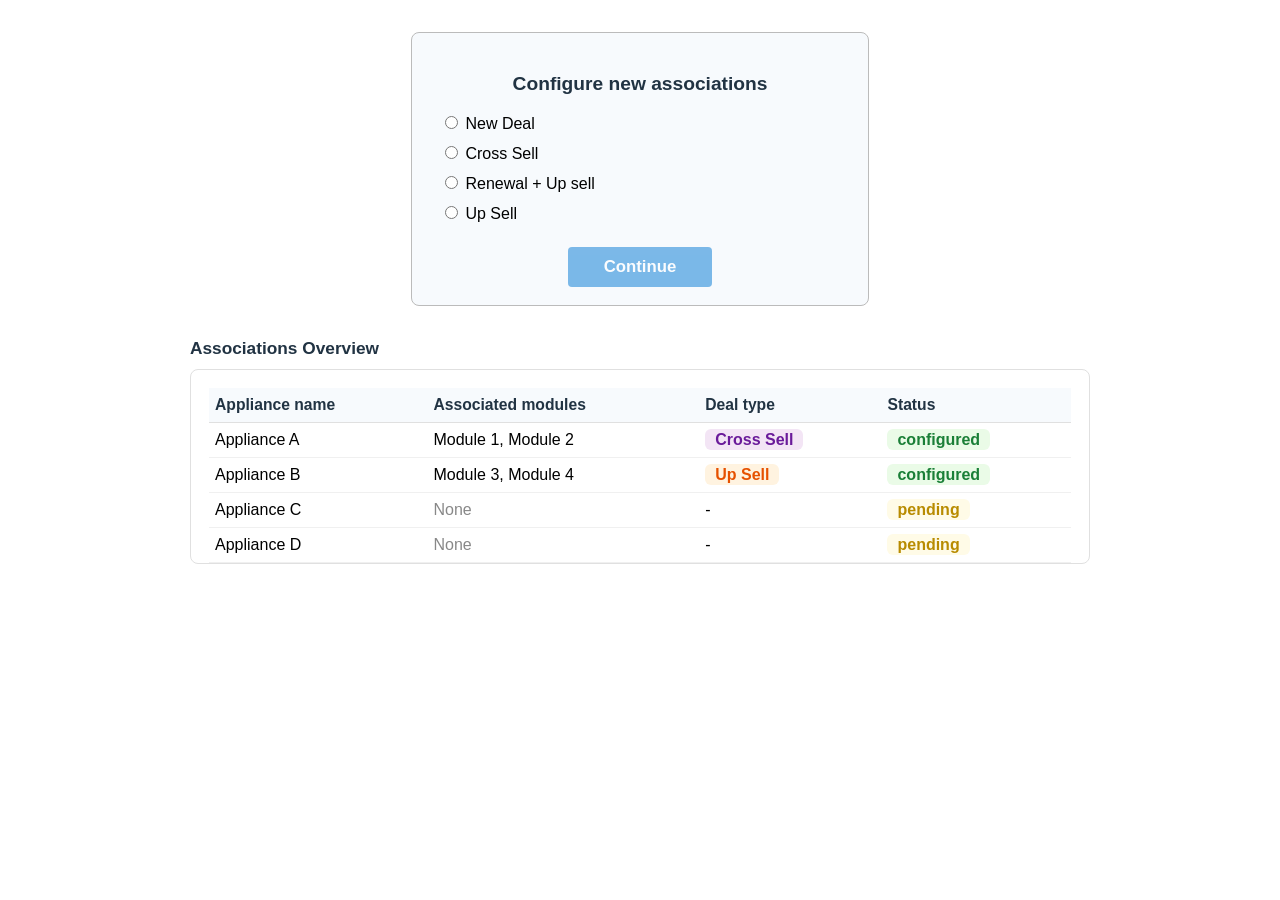
<file: unifier_module_association.html>
<!DOCTYPE html>
<html lang="en">
<head>
  <meta charset="UTF-8">
  <meta name="viewport" content="width=device-width, initial-scale=1.0">
  <title>Appliance-Module Association</title>
  <style>
    body {
      font-family: 'Segoe UI', Arial, sans-serif;
      background: #fff;
      margin: 0;
      padding: 0;
    }
    .container {
      width: 100%;
      max-width: none;
      margin: 0;
      background: none;
      border-radius: 0;
      border: none;
      padding: 0;
      box-shadow: none;
    }
    h2 {
      text-align: center;
      margin-bottom: 18px;
      font-size: 1.2rem;
      color: #213343;
    }
    .main-grid {
      display: grid;
      grid-template-columns: 1fr 2fr;
      gap: 18px;
      min-height: 480px;
    }
    .modules-panel, .unifiers-panel {
      border: 1px solid #bbb;
      border-radius: 6px;
      background: #f7fafd;
      padding: 18px;
      min-height: 420px;
      display: flex;
      flex-direction: column;
    }
    .modules-panel {
      min-width: 180px;
      max-width: 260px;
    }
    .modules-list {
      display: flex;
      flex-direction: column;
      gap: 12px;
      margin-top: 12px;
    }
    .module-btn {
      background: #fff;
      border: 1px solid #888;
      border-radius: 6px;
      padding: 10px 18px;
      font-size: 1rem;
      cursor: pointer;
      margin-bottom: 4px;
      transition: background 0.15s, border 0.15s;
    }
    .module-btn:hover {
      background: #e5f5f8;
      border-color: #00a4bd;
    }
    .unifiers-list {
      display: flex;
      flex-direction: column;
      gap: 18px;
      flex: 1;
    }
    .unifier-card {
      background: #fff;
      border: 1px solid #bbb;
      border-radius: 8px;
      padding: 14px 18px 12px 18px;
      margin-bottom: 6px;
      min-width: 220px;
      min-height: 120px;
      display: flex;
      flex-direction: column;
      gap: 8px;
    }
    .unifier-title {
      font-weight: 700;
      font-size: 1.08rem;
      margin-bottom: 4px;
      color: #213343;
    }
    .status-row {
      display: flex;
      align-items: center;
      gap: 8px;
      margin-bottom: 6px;
    }
    .status-dot {
      width: 12px;
      height: 12px;
      border-radius: 50%;
      background: #00a4bd;
      display: inline-block;
    }
    .status-dot.new { background: #bbb; }
    .status-dot.active { background: #00a4bd; }
    .status-label {
      font-size: 0.98rem;
      color: #555;
    }
    .modules-in-appliance {
      display: flex;
      flex-direction: column;
      gap: 7px;
      margin-bottom: 6px;
    }
    .module-in-appliance {
      display: flex;
      align-items: center;
      gap: 8px;
      background: #eaf1fa;
      border: 1px solid #d3dae6;
      border-radius: 6px;
      padding: 6px 10px;
      font-size: 0.98rem;
      justify-content: space-between;
    }
    .remove-btn {
      background: #f8c6e6;
      border: none;
      border-radius: 50%;
      width: 22px;
      height: 22px;
      color: #a00a5c;
      font-weight: bold;
      cursor: pointer;
      font-size: 1rem;
      transition: background 0.15s;
    }
    .remove-btn:hover {
      background: #e66a4a;
      color: #fff;
    }
    .add-module-row {
      display: flex;
      align-items: center;
      gap: 8px;
      margin-top: 4px;
    }
    .add-module-btn {
      background: #eaf1fa;
      border: 1px solid #d3dae6;
      border-radius: 8px;
      color: #213343;
      font-size: 1.05rem;
      font-weight: 500;
      padding: 7px 16px;
      cursor: pointer;
      transition: background 0.15s, border 0.15s;
      box-shadow: none;
    }
    .add-module-btn:hover {
      background: #dbe7f3;
      border-color: #bfc9d9;
    }
    .submit-row {
      display: flex;
      justify-content: center;
      margin: 28px 0 18px 0;
    }
    .submit-btn {
      background: rgb(255, 122, 89);
      color: #fff;
      border: none;
      border-radius: 4px;
      padding: 12px 44px;
      font-size: 1.1rem;
      font-weight: 700;
      cursor: pointer;
      box-shadow: 0 2px 8px rgba(62,196,109,0.08);
      transition: background 0.15s;
    }
    .submit-btn:hover {
      background: rgb(227, 106, 76);
    }
  </style>
</head>
<body>
  <div class="container">
    <!-- Initial step: Deal type selection and modules overview -->
    <div id="dealStepContainer">
      <form id="dealTypeForm" style="max-width:400px;margin:32px auto 0 auto;padding:24px 28px 18px 28px;border:1px solid #bbb;border-radius:8px;background:#f7fafd;">
        <h2 style="margin-bottom:18px;">Configure new associations</h2>
        <div style="display:flex;flex-direction:column;gap:10px;">
          <label><input type="radio" name="dealType" value="New Deal"> New Deal</label>
          <label><input type="radio" name="dealType" value="Cross Sale"> Cross Sell</label>
          <label><input type="radio" name="dealType" value="Renewal"> Renewal + Up sell</label>
          <label><input type="radio" name="dealType" value="Up Sale"> Up Sell</label>
        </div>
        <div style="text-align:center;margin-top:24px;">
          <button id="continueBtn" type="button" style="background:#0078d4;color:#fff;border:none;border-radius:4px;padding:10px 36px;font-size:1.05rem;font-weight:600;cursor:pointer;opacity:0.5;transition:opacity 0.2s;" disabled>Continue</button>
        </div>
      </form>
      <div id="modulesPreview" style="max-width:900px;margin:32px auto 0 auto;padding:0 18px 18px 18px;">
        <h3 style="font-size:1.08rem;color:#213343;margin-bottom:10px;">Associations Overview</h3>
        <div style="background:#fff;border:1px solid #e0e0e0;border-radius:8px;padding:18px 18px 0 18px;">
          <table style="width:100%;border-collapse:collapse;">
            <thead>
              <tr style="background:#f7fafd;">
                <th style="text-align:left;padding:8px 6px;font-size:0.98rem;color:#213343;border-bottom:1px solid #e0e0e0;">Appliance name</th>
                <th style="text-align:left;padding:8px 6px;font-size:0.98rem;color:#213343;border-bottom:1px solid #e0e0e0;">Associated modules</th>
                <th style="text-align:left;padding:8px 6px;font-size:0.98rem;color:#213343;border-bottom:1px solid #e0e0e0;">Deal type</th>
                <th style="text-align:left;padding:8px 6px;font-size:0.98rem;color:#213343;border-bottom:1px solid #e0e0e0;">Status</th>
              </tr>
            </thead>
            <tbody id="modulesPreviewBody">
              <!-- Rows will be rendered by JS -->
            </tbody>
          </table>
        </div>
      </div>
    </div>
    <!-- Main content hidden until selection -->
    <div id="mainContent" style="display:none;">
      <div class="main-grid">
        <div class="modules-panel">
          <div><strong>Modules from Current Deal</strong></div>
          <div class="modules-list" id="availableModules">
            <!-- Modules not assigned to any appliance will appear here -->
          </div>
        </div>
        <div class="appliances-panel">
          <div class="appliances-list" id="appliancesList">
            <!-- Appliance cards will be rendered here -->
          </div>
        </div>
      </div>
      <div class="submit-row" style="gap: 18px;">
        <button class="submit-btn" onclick="handleSubmit()">Submit</button>
        <button class="submit-btn" style="background:#bbb; color:#213343;" onclick="handleBack(event)">Back</button>
      </div>
    </div>
  </div>
  <script>
    // Initial data
    const modules = [
      { id: 1, name: 'Module 1' },
      { id: 2, name: 'Module 2' },
      { id: 3, name: 'Module 3' },
      { id: 4, name: 'Module 4' },
      { id: 5, name: 'Module 5' },
      { id: 6, name: 'Module 6' }
    ];
    const appliances = [
      { id: 'A', name: 'Appliance A', status: 'Active', modules: [1,2], dealType: 'Cross Sell' },
      { id: 'B', name: 'Appliance B', status: 'Active', modules: [3,4], dealType: 'Up Sell' },
      { id: 'C', name: 'Appliance C', status: 'New', modules: [], dealType: null },
      { id: 'D', name: 'Appliance D', status: 'New', modules: [], dealType: null }
    ];
    // Track pre-existing modules in Up Sell deals
    let preexistingModulesByAppliance = {};
    
    // Save original appliances state for preview table
    const originalAppliances = JSON.parse(JSON.stringify(appliances));
    // Working copy for main content area
    let workingAppliances = JSON.parse(JSON.stringify(appliances));

    function getUnassignedModules() {
      const assigned = new Set(workingAppliances.flatMap(a => a.modules));
      return modules.filter(m => !assigned.has(m.id));
    }

    function renderModulesList() {
      const available = getUnassignedModules();
      const container = document.getElementById('availableModules');
      container.innerHTML = '';
      if (available.length === 0) {
        container.innerHTML = '<div style="color:#888; margin-top:12px;">All modules assigned</div>';
        return;
      }
      available.forEach(m => {
        const btn = document.createElement('button');
        btn.className = 'module-btn';
        btn.textContent = m.name;
        btn.onclick = () => showAddModuleMenu(m.id);
        container.appendChild(btn);
      });
    }

    function renderAppliances() {
      const container = document.getElementById('appliancesList');
      container.innerHTML = '';
      // Check if we are in Up Sell deal
      const dealType = document.querySelector('input[name="dealType"]:checked')?.value;
      workingAppliances.forEach(a => {
        const card = document.createElement('div');
        card.className = 'appliance-card';
        card.setAttribute('data-appliance-id', a.id);
        // Title
        const title = document.createElement('div');
        title.className = 'appliance-title';
        title.textContent = a.name;
        card.appendChild(title);
        // Status
        const statusRow = document.createElement('div');
        statusRow.className = 'status-row';
        const dot = document.createElement('span');
        dot.className = 'status-dot ' + (a.status.toLowerCase());
        statusRow.appendChild(dot);
        const statusLabel = document.createElement('span');
        statusLabel.className = 'status-label';
        statusLabel.textContent = 'Status: ' + a.status;
        statusRow.appendChild(statusLabel);
        card.appendChild(statusRow);
        // Modules in appliance
        const modList = document.createElement('div');
        modList.className = 'modules-in-appliance';
        a.modules.forEach(mid => {
          const m = modules.find(mm => mm.id === mid);
          if (!m) return;
          const row = document.createElement('div');
          row.className = 'module-in-appliance';
          
          // Check if module is pre-existing in Renewal deal
          let isPreexisting = false;
          if ((dealType === 'Up Sale' || dealType === 'Renewal') && preexistingModulesByAppliance[a.id] && preexistingModulesByAppliance[a.id].includes(mid)) {
            isPreexisting = true;
          }
          
          // Create module name with label for Renewal deal
          const nameSpan = document.createElement('span');
          nameSpan.textContent = m.name;
          row.appendChild(nameSpan);
          
          // Add label only for Renewal deals
          if (dealType === 'Renewal') {
            const label = document.createElement('span');
            if (isPreexisting) {
              label.textContent = 'Renewal';
              label.style.background = '#e8f5e9';
              label.style.color = '#2e7d32';
            } else {
              label.textContent = 'New';
              label.style.background = '#fff3e0';
              label.style.color = '#e65100';
            }
            label.style.padding = '2px 8px';
            label.style.borderRadius = '4px';
            label.style.fontSize = '0.85rem';
            label.style.fontWeight = '600';
            label.style.marginLeft = '8px';
            row.appendChild(label);
          }
          
          if (!isPreexisting) {
            // Remove button only if not pre-existing
            const rmBtn = document.createElement('button');
            rmBtn.className = 'remove-btn';
            rmBtn.textContent = '×';
            rmBtn.onclick = () => removeModuleFromAppliance(a.id, m.id);
            row.appendChild(rmBtn);
          }
          modList.appendChild(row);
        });
        card.appendChild(modList);
        
        // Add "Do not renew" button only for Renewal deals on active appliances
        if (dealType === 'Renewal' && a.status === 'Active' && preexistingModulesByAppliance[a.id] && preexistingModulesByAppliance[a.id].length > 0) {
          const doNotRenewBtn = document.createElement('button');
          doNotRenewBtn.textContent = 'Do not renew';
          doNotRenewBtn.style.background = '#ffebee';
          doNotRenewBtn.style.color = '#c62828';
          doNotRenewBtn.style.border = '1px solid #ef5350';
          doNotRenewBtn.style.borderRadius = '6px';
          doNotRenewBtn.style.padding = '8px 16px';
          doNotRenewBtn.style.fontSize = '0.95rem';
          doNotRenewBtn.style.fontWeight = '600';
          doNotRenewBtn.style.cursor = 'pointer';
          doNotRenewBtn.style.marginBottom = '8px';
          doNotRenewBtn.style.transition = 'background 0.15s, border 0.15s';
          doNotRenewBtn.onmouseover = () => {
            doNotRenewBtn.style.background = '#ffcdd2';
          };
          doNotRenewBtn.onmouseout = () => {
            doNotRenewBtn.style.background = '#ffebee';
          };
          doNotRenewBtn.onclick = () => {
            // Get pre-existing modules (Renewal) to remove completely
            const preexistingModules = preexistingModulesByAppliance[a.id] || [];
            
            // Remove pre-existing modules from the global modules list
            preexistingModules.forEach(mid => {
              const moduleIndex = modules.findIndex(m => m.id === mid);
              if (moduleIndex > -1) {
                modules.splice(moduleIndex, 1);
              }
            });
            
            // Remove the appliance completely from the list
            const applianceIndex = workingAppliances.findIndex(app => app.id === a.id);
            if (applianceIndex > -1) {
              workingAppliances.splice(applianceIndex, 1);
            }
            
            renderAll();
          };
          card.appendChild(doNotRenewBtn);
        }
        
        // Add module button
        const addRow = document.createElement('div');
        addRow.className = 'add-module-row';
        const addBtn = document.createElement('button');
        addBtn.className = 'add-module-btn';
        addBtn.textContent = 'Add module ＋';
        addBtn.onclick = () => showAddModuleMenu(null, a.id);
        addRow.appendChild(addBtn);
        card.appendChild(addRow);
        // Alert if no modules associated
        if (a.modules.length === 0) {
          const alertDiv = document.createElement('div');
          alertDiv.style.color = '#a00a5c';
          alertDiv.style.background = '#fff3f6';
          alertDiv.style.border = '1px solid #f8c6e6';
          alertDiv.style.borderRadius = '6px';
          alertDiv.style.padding = '8px 12px';
          alertDiv.style.marginTop = '8px';
          alertDiv.textContent = 'No modules associated. Please add one.';
          card.appendChild(alertDiv);
        }
        container.appendChild(card);
      });
    }

    // Render a select dropdown for assigning a module to an appliance
    function showAddModuleMenu(moduleId = null, applianceId = null) {
      // Remove any previous select menus
      document.querySelectorAll('.assign-select-row').forEach(e => e.remove());
      // If moduleId is provided, show a select to pick an appliance
      if (moduleId !== null) {
        const container = document.getElementById('availableModules');
        const selectRow = document.createElement('div');
        selectRow.className = 'assign-select-row';
        selectRow.style.margin = '8px 0';
        const select = document.createElement('select');
        select.style.padding = '7px 12px';
        select.style.borderRadius = '6px';
        select.style.border = '1px solid #bbb';
        select.style.fontSize = '1rem';
        select.innerHTML = '<option value="">Assign to appliance</option>' +
          originalAppliances.map(a => `<option value="${a.id}">${a.name}</option>`).join('');
        select.onchange = function() {
          if (select.value) {
            const a = workingAppliances.find(a => a.id === select.value);
            if (a) {
              a.modules.push(moduleId);
              renderAll();
            }
          }
        };
        selectRow.appendChild(select);
        container.appendChild(selectRow);
        select.focus();
        return;
      }
      // If applianceId is provided, show a select to pick a module
      if (applianceId !== null) {
        const available = getUnassignedModules();
        const card = document.querySelector(`.appliance-card[data-appliance-id="${applianceId}"]`);
        if (!card) return;
        const selectRow = document.createElement('div');
        selectRow.className = 'assign-select-row';
        selectRow.style.margin = '8px 0';
        const select = document.createElement('select');
        select.style.padding = '7px 12px';
        select.style.borderRadius = '6px';
        select.style.border = '1px solid #bbb';
        select.style.fontSize = '1rem';
        select.innerHTML = '<option value="">Add module</option>' +
          available.map(m => `<option value="${m.id}">${m.name}</option>`).join('');
        select.onchange = function() {
          if (select.value) {
            const m = available.find(m => m.id == select.value);
            const a = workingAppliances.find(a => a.id === applianceId);
            if (m && a) {
              a.modules.push(m.id);
              renderAll();
            }
          }
        };
        selectRow.appendChild(select);
        card.appendChild(selectRow);
        select.focus();
      }
    }

    function removeModuleFromAppliance(applianceId, moduleId) {
      const a = workingAppliances.find(a => a.id === applianceId);
      if (!a) return;
      a.modules = a.modules.filter(mid => mid !== moduleId);
      renderAll();
    }

    function handleBack(e) {
      e.preventDefault();
      workingAppliances = JSON.parse(JSON.stringify(originalAppliances));
      document.getElementById('mainContent').style.display = 'none';
      document.getElementById('dealStepContainer').style.display = '';
      renderModulesPreview();
    }

    function handleSubmit() {
      // Validate that all modules are assigned and all appliances have at least one module
      const unassignedModules = getUnassignedModules();
      const appliancesWithoutModules = workingAppliances.filter(a => a.modules.length === 0);
      
      if (unassignedModules.length > 0) {
        alert('Please assign all modules before submitting.');
        return;
      }
      
      if (appliancesWithoutModules.length > 0) {
        alert('All appliances must have at least one module before submitting.');
        return;
      }
      
      // If validation passes, return to initial screen
      workingAppliances = JSON.parse(JSON.stringify(originalAppliances));
      document.getElementById('mainContent').style.display = 'none';
      document.getElementById('dealStepContainer').style.display = '';
      renderModulesPreview();
    }

    function renderAll() {
      renderModulesList();
      renderAppliances();
    }

    // Show main screen only when continue button is clicked
    function showMainContent() {
      document.getElementById('dealStepContainer').style.display = 'none';
      document.getElementById('mainContent').style.display = '';
      renderAll();
    }

    // Render the modules preview table
    function renderModulesPreview() {
      const tbody = document.getElementById('modulesPreviewBody');
      tbody.innerHTML = '';
      // Display appliances and their associated modules
      appliances.forEach(appliance => {
        const modulesNames = appliance.modules.map(mid => {
          const m = modules.find(mm => mm.id === mid);
          return m ? m.name : '';
        }).filter(Boolean).join(', ') || '<span style="color:#888">None</span>';
        // Status: configured if it has modules, pending if not
        const status = appliance.modules.length > 0
          ? '<span style="background:#eafbe7;color:#1a7f37;padding:2px 10px;border-radius:6px;font-weight:600;">configured</span>'
          : '<span style="background:#fffbe7;color:#b88b00;padding:2px 10px;border-radius:6px;font-weight:600;">pending</span>';
        // Deal type with styled label
        let dealTypeLabel = '-';
        let dealTypeStyle = 'color:#888;';
        
        // Use appliance's individual dealType if set, otherwise use form selection
        const dealType = appliance.dealType || document.querySelector('input[name="dealType"]:checked')?.value;
        
        if (dealType === 'New Deal') {
          dealTypeLabel = 'New Deal';
          dealTypeStyle = 'background:#e3f2fd;color:#1565c0;padding:2px 10px;border-radius:6px;font-weight:600;';
        } else if (dealType === 'Cross Sell' || dealType === 'Cross Sale') {
          dealTypeLabel = 'Cross Sell';
          dealTypeStyle = 'background:#f3e5f5;color:#6a1b9a;padding:2px 10px;border-radius:6px;font-weight:600;';
        } else if (dealType === 'Renewal') {
          dealTypeLabel = 'Renewal';
          dealTypeStyle = 'background:#e8f5e9;color:#2e7d32;padding:2px 10px;border-radius:6px;font-weight:600;';
        } else if (dealType === 'Up Sell' || dealType === 'Up Sale') {
          dealTypeLabel = 'Up Sell';
          dealTypeStyle = 'background:#fff3e0;color:#e65100;padding:2px 10px;border-radius:6px;font-weight:600;';
        }
        
        const dealTypeHtml = dealTypeLabel !== '-' 
          ? `<span style="${dealTypeStyle}">${dealTypeLabel}</span>`
          : '-';
        
        const tr = document.createElement('tr');
        tr.innerHTML = `
          <td style="padding:8px 6px;border-bottom:1px solid #f0f0f0;">${appliance.name}</td>
          <td style="padding:8px 6px;border-bottom:1px solid #f0f0f0;">${modulesNames}</td>
          <td style="padding:8px 6px;border-bottom:1px solid #f0f0f0;">${dealTypeHtml}</td>
          <td style="padding:8px 6px;border-bottom:1px solid #f0f0f0;">${status}</td>
        `;
        tbody.appendChild(tr);
      });
    }

    // Mostrar tabla de modules preview siempre
    renderModulesPreview();

    // Habilitar el botón continuar solo si se selecciona un tipo de deal
    const continueBtn = document.getElementById('continueBtn');
    document.querySelectorAll('input[name="dealType"]').forEach(radio => {
      radio.addEventListener('change', function() {
        continueBtn.disabled = false;
        continueBtn.style.opacity = '1';
      });
    });

    continueBtn.addEventListener('click', function() {
      const selectedDeal = document.querySelector('input[name="dealType"]:checked')?.value;
      // Reset working appliances to original state
      workingAppliances = JSON.parse(JSON.stringify(originalAppliances));
      
      if (selectedDeal === 'New Deal' || selectedDeal === 'Cross Sale') {
        // Clear all modules assigned and set all appliances as 'New'
        workingAppliances.forEach(a => {
          a.modules = [];
          a.status = 'New';
        });
        preexistingModulesByAppliance = {};
      } else if (selectedDeal === 'Up Sale' || selectedDeal === 'Renewal') {
        // Example: pre-assign some modules to the first appliances, leaving others available
        workingAppliances.forEach((a, idx) => {
          if (idx === 0) {
            a.modules = [modules[0].id, modules[1].id];
            a.status = 'Active';
          } else if (idx === 1) {
            a.modules = [modules[2].id];
            a.status = 'Active';
          } else {
            a.modules = [];
            a.status = 'New';
          }
        });
        // Save snapshot of pre-existing
        preexistingModulesByAppliance = {};
        workingAppliances.forEach(a => {
          preexistingModulesByAppliance[a.id] = [...a.modules];
        });
      } else {
        preexistingModulesByAppliance = {};
      }
      showMainContent();
    });
  </script>
</body>
</html>
</file>
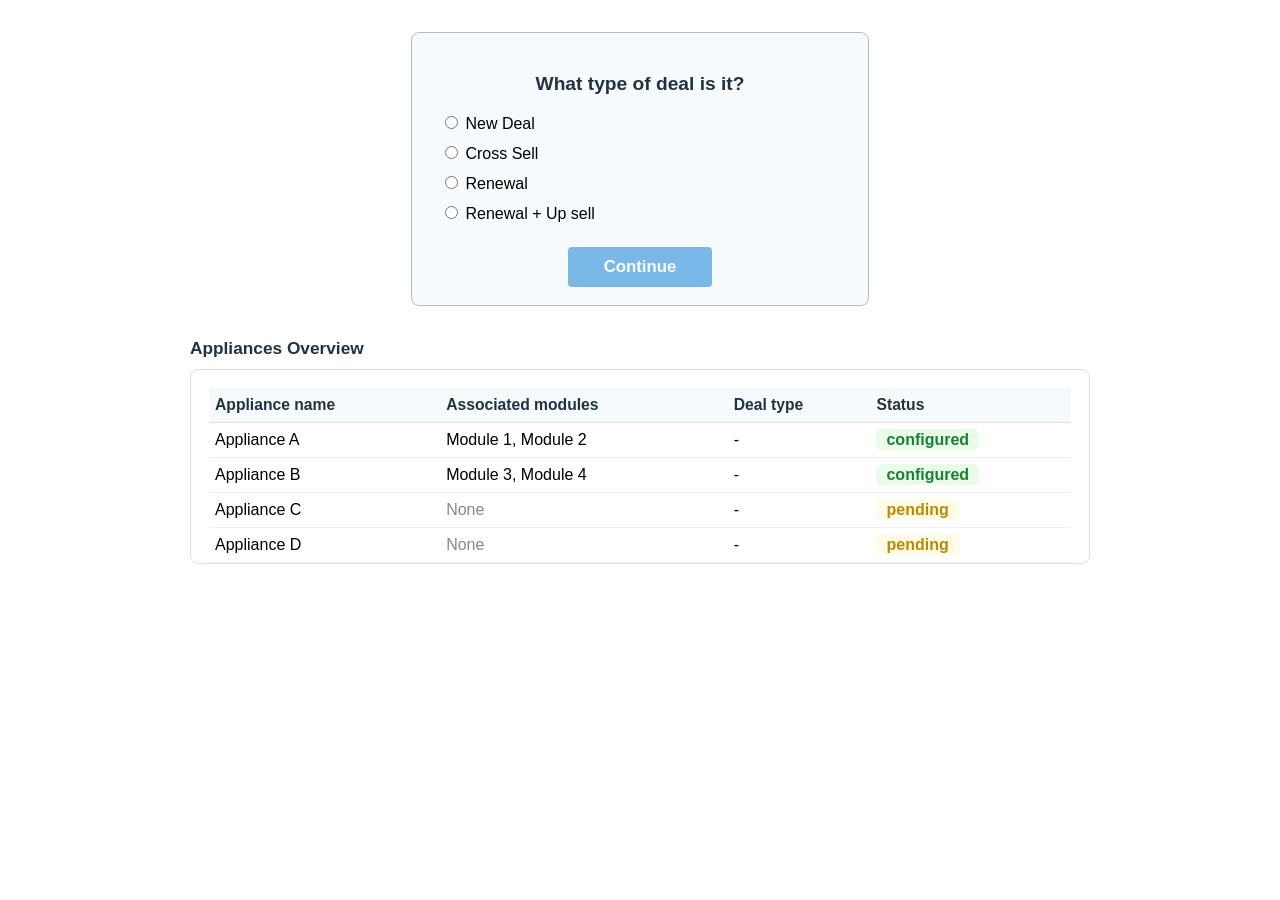
<file: dicom/unifier_module_association.html>
<!DOCTYPE html>
<html lang="en">
<head>
  <meta charset="UTF-8">
  <meta name="viewport" content="width=device-width, initial-scale=1.0">
  <title>Appliance-Module Association</title>
  <style>
    body {
      font-family: 'Segoe UI', Arial, sans-serif;
      background: #fff;
      margin: 0;
      padding: 0;
    }
    .container {
      width: 100%;
      max-width: none;
      margin: 0;
      background: none;
      border-radius: 0;
      border: none;
      padding: 0;
      box-shadow: none;
    }
    h2 {
      text-align: center;
      margin-bottom: 18px;
      font-size: 1.2rem;
      color: #213343;
    }
    .main-grid {
      display: grid;
      grid-template-columns: 1fr 2fr;
      gap: 18px;
      min-height: 480px;
    }
    .modules-panel, .unifiers-panel {
      border: 1px solid #bbb;
      border-radius: 6px;
      background: #f7fafd;
      padding: 18px;
      min-height: 420px;
      display: flex;
      flex-direction: column;
    }
    .modules-panel {
      min-width: 180px;
      max-width: 260px;
    }
    .modules-list {
      display: flex;
      flex-direction: column;
      gap: 12px;
      margin-top: 12px;
    }
    .module-btn {
      background: #fff;
      border: 1px solid #888;
      border-radius: 6px;
      padding: 10px 18px;
      font-size: 1rem;
      cursor: pointer;
      margin-bottom: 4px;
      transition: background 0.15s, border 0.15s;
    }
    .module-btn:hover {
      background: #e5f5f8;
      border-color: #00a4bd;
    }
    .unifiers-list {
      display: flex;
      flex-direction: column;
      gap: 18px;
      flex: 1;
    }
    .unifier-card {
      background: #fff;
      border: 1px solid #bbb;
      border-radius: 8px;
      padding: 14px 18px 12px 18px;
      margin-bottom: 6px;
      min-width: 220px;
      min-height: 120px;
      display: flex;
      flex-direction: column;
      gap: 8px;
    }
    .unifier-title {
      font-weight: 700;
      font-size: 1.08rem;
      margin-bottom: 4px;
      color: #213343;
    }
    .status-row {
      display: flex;
      align-items: center;
      gap: 8px;
      margin-bottom: 6px;
    }
    .status-dot {
      width: 12px;
      height: 12px;
      border-radius: 50%;
      background: #00a4bd;
      display: inline-block;
    }
    .status-dot.new { background: #bbb; }
    .status-dot.active { background: #00a4bd; }
    .status-label {
      font-size: 0.98rem;
      color: #555;
    }
    .modules-in-appliance {
      display: flex;
      flex-direction: column;
      gap: 7px;
      margin-bottom: 6px;
    }
    .module-in-appliance {
      display: flex;
      align-items: center;
      gap: 8px;
      background: #eaf1fa;
      border: 1px solid #d3dae6;
      border-radius: 6px;
      padding: 6px 10px;
      font-size: 0.98rem;
      justify-content: space-between;
    }
    .remove-btn {
      background: #f8c6e6;
      border: none;
      border-radius: 50%;
      width: 22px;
      height: 22px;
      color: #a00a5c;
      font-weight: bold;
      cursor: pointer;
      font-size: 1rem;
      transition: background 0.15s;
    }
    .remove-btn:hover {
      background: #e66a4a;
      color: #fff;
    }
    .add-module-row {
      display: flex;
      align-items: center;
      gap: 8px;
      margin-top: 4px;
    }
    .add-module-btn {
      background: #eaf1fa;
      border: 1px solid #d3dae6;
      border-radius: 8px;
      color: #213343;
      font-size: 1.05rem;
      font-weight: 500;
      padding: 7px 16px;
      cursor: pointer;
      transition: background 0.15s, border 0.15s;
      box-shadow: none;
    }
    .add-module-btn:hover {
      background: #dbe7f3;
      border-color: #bfc9d9;
    }
    .submit-row {
      display: flex;
      justify-content: center;
      margin: 28px 0 18px 0;
    }
    .submit-btn {
      background: rgb(255, 122, 89);
      color: #fff;
      border: none;
      border-radius: 4px;
      padding: 12px 44px;
      font-size: 1.1rem;
      font-weight: 700;
      cursor: pointer;
      box-shadow: 0 2px 8px rgba(62,196,109,0.08);
      transition: background 0.15s;
    }
    .submit-btn:hover {
      background: rgb(227, 106, 76);
    }
  </style>
</head>
<body>
  <div class="container">
    <!-- Paso previo: Selección de tipo de deal y tabla de modules en un solo contenedor -->
    <div id="dealStepContainer">
      <form id="dealTypeForm" style="max-width:400px;margin:32px auto 0 auto;padding:24px 28px 18px 28px;border:1px solid #bbb;border-radius:8px;background:#f7fafd;">
        <h2 style="margin-bottom:18px;">What type of deal is it?</h2>
        <div style="display:flex;flex-direction:column;gap:10px;">
          <label><input type="radio" name="dealType" value="New Deal"> New Deal</label>
          <label><input type="radio" name="dealType" value="Cross Sale"> Cross Sell</label>
          <label><input type="radio" name="dealType" value="Renewal"> Renewal</label>
          <label><input type="radio" name="dealType" value="Up Sale"> Renewal + Up sell</label>
        </div>
        <div style="text-align:center;margin-top:24px;">
          <button id="continueBtn" type="button" style="background:#0078d4;color:#fff;border:none;border-radius:4px;padding:10px 36px;font-size:1.05rem;font-weight:600;cursor:pointer;opacity:0.5;transition:opacity 0.2s;" disabled>Continue</button>
        </div>
      </form>
      <div id="modulesPreview" style="max-width:900px;margin:32px auto 0 auto;padding:0 18px 18px 18px;">
        <h3 style="font-size:1.08rem;color:#213343;margin-bottom:10px;">Appliances Overview</h3>
        <div style="background:#fff;border:1px solid #e0e0e0;border-radius:8px;padding:18px 18px 0 18px;">
          <table style="width:100%;border-collapse:collapse;">
            <thead>
              <tr style="background:#f7fafd;">
                <th style="text-align:left;padding:8px 6px;font-size:0.98rem;color:#213343;border-bottom:1px solid #e0e0e0;">Appliance name</th>
                <th style="text-align:left;padding:8px 6px;font-size:0.98rem;color:#213343;border-bottom:1px solid #e0e0e0;">Associated modules</th>
                <th style="text-align:left;padding:8px 6px;font-size:0.98rem;color:#213343;border-bottom:1px solid #e0e0e0;">Deal type</th>
                <th style="text-align:left;padding:8px 6px;font-size:0.98rem;color:#213343;border-bottom:1px solid #e0e0e0;">Status</th>
              </tr>
            </thead>
            <tbody id="modulesPreviewBody">
              <!-- Rows will be rendered by JS -->
            </tbody>
          </table>
        </div>
      </div>
    </div>
    <!-- Contenido principal oculto hasta selección -->
    <div id="mainContent" style="display:none;">
      <div class="main-grid">
        <div class="modules-panel">
          <div><strong>Modules from Current Deal</strong></div>
          <div class="modules-list" id="availableModules">
            <!-- Modules not assigned to any appliance will appear here -->
          </div>
        </div>
        <div class="appliances-panel">
          <div class="appliances-list" id="appliancesList">
            <!-- Appliance cards will be rendered here -->
          </div>
        </div>
      </div>
      <div class="submit-row" style="gap: 18px;">
        <button class="submit-btn" onclick="handleSubmit()">Submit</button>
        <button class="submit-btn" style="background:#bbb; color:#213343;" onclick="handleBack(event)">Back</button>
      </div>
        // Botón de regresar
        function handleBack(e) {
          e.preventDefault();
          document.getElementById('mainContent').style.display = 'none';
          document.getElementById('dealStepContainer').style.display = '';
          renderModulesPreview();
        }
    </div>
  </div>
  <script>
    // Initial data
    const modules = [
      { id: 1, name: 'Module 1' },
      { id: 2, name: 'Module 2' },
      { id: 3, name: 'Module 3' },
      { id: 4, name: 'Module 4' },
      { id: 5, name: 'Module 5' },
      { id: 6, name: 'Module 6' }
    ];
    const appliances = [
      { id: 'A', name: 'Appliance A', status: 'Active', modules: [1,2] },
      { id: 'B', name: 'Appliance B', status: 'Active', modules: [3,4] },
      { id: 'C', name: 'Appliance C', status: 'New', modules: [] },
      { id: 'D', name: 'Appliance D', status: 'New', modules: [] }
    ];
    // Para rastrear módulos preexistentes en Up Sell
    let preexistingModulesByAppliance = {};

    function getUnassignedModules() {
      const assigned = new Set(appliances.flatMap(a => a.modules));
      return modules.filter(m => !assigned.has(m.id));
    }

    function renderModulesList() {
      const available = getUnassignedModules();
      const container = document.getElementById('availableModules');
      container.innerHTML = '';
      if (available.length === 0) {
        container.innerHTML = '<div style="color:#888; margin-top:12px;">All modules are assigned</div>';
        return;
      }
      available.forEach(m => {
        const btn = document.createElement('button');
        btn.className = 'module-btn';
        btn.textContent = m.name;
        btn.onclick = () => showAddModuleMenu(m.id);
        container.appendChild(btn);
      });
    }

    function renderAppliances() {
      const container = document.getElementById('appliancesList');
      container.innerHTML = '';
      // Detectar si estamos en Up Sell
      const dealType = document.querySelector('input[name="dealType"]:checked')?.value;
      appliances.forEach(a => {
        const card = document.createElement('div');
        card.className = 'appliance-card';
        card.setAttribute('data-appliance-id', a.id);
        // Title
        const title = document.createElement('div');
        title.className = 'appliance-title';
        title.textContent = a.name;
        card.appendChild(title);
        // Status
        const statusRow = document.createElement('div');
        statusRow.className = 'status-row';
        const dot = document.createElement('span');
        dot.className = 'status-dot ' + (a.status.toLowerCase());
        statusRow.appendChild(dot);
        const statusLabel = document.createElement('span');
        statusLabel.className = 'status-label';
        statusLabel.textContent = 'Status: ' + a.status;
        statusRow.appendChild(statusLabel);
        card.appendChild(statusRow);
        // Modules in appliance
        const modList = document.createElement('div');
        modList.className = 'modules-in-appliance';
        a.modules.forEach(mid => {
          const m = modules.find(mm => mm.id === mid);
          if (!m) return;
          const row = document.createElement('div');
          row.className = 'module-in-appliance';
          row.textContent = m.name;
          // En Up Sell, los módulos preexistentes no pueden eliminarse
          let isPreexisting = false;
          if ((dealType === 'Up Sale' || dealType === 'Renewal') && preexistingModulesByAppliance[a.id] && preexistingModulesByAppliance[a.id].includes(mid)) {
            isPreexisting = true;
          }
          if (!isPreexisting) {
            // Remove button solo si no es preexistente
            const rmBtn = document.createElement('button');
            rmBtn.className = 'remove-btn';
            rmBtn.textContent = '×';
            rmBtn.onclick = () => removeModuleFromAppliance(a.id, m.id);
            row.appendChild(rmBtn);
          }
          modList.appendChild(row);
        });
        card.appendChild(modList);
        // Add module button
        const addRow = document.createElement('div');
        addRow.className = 'add-module-row';
        const addBtn = document.createElement('button');
        addBtn.className = 'add-module-btn';
        addBtn.textContent = 'Add module ＋';
        addBtn.onclick = () => showAddModuleMenu(null, a.id);
        addRow.appendChild(addBtn);
        card.appendChild(addRow);
        // Alert if no modules associated
        if (a.modules.length === 0) {
          const alertDiv = document.createElement('div');
          alertDiv.style.color = '#a00a5c';
          alertDiv.style.background = '#fff3f6';
          alertDiv.style.border = '1px solid #f8c6e6';
          alertDiv.style.borderRadius = '6px';
          alertDiv.style.padding = '8px 12px';
          alertDiv.style.marginTop = '8px';
          alertDiv.textContent = 'No modules associated. Please add a module.';
          card.appendChild(alertDiv);
        }
        container.appendChild(card);
      });
    }

    // Render a select dropdown for assigning a module to an appliance
    function showAddModuleMenu(moduleId = null, applianceId = null) {
      // Remove any previous select menus
      document.querySelectorAll('.assign-select-row').forEach(e => e.remove());
      // If moduleId is provided, show a select to pick an appliance
      if (moduleId !== null) {
        const container = document.getElementById('availableModules');
        const selectRow = document.createElement('div');
        selectRow.className = 'assign-select-row';
        selectRow.style.margin = '8px 0';
        const select = document.createElement('select');
        select.style.padding = '7px 12px';
        select.style.borderRadius = '6px';
        select.style.border = '1px solid #bbb';
        select.style.fontSize = '1rem';
        select.innerHTML = '<option value="">Assign to appliance...</option>' +
          appliances.map(a => `<option value="${a.id}">${a.name}</option>`).join('');
        select.onchange = function() {
          if (select.value) {
            const a = appliances.find(a => a.id === select.value);
            if (a) {
              a.modules.push(moduleId);
              renderAll();
            }
          }
        };
        selectRow.appendChild(select);
        container.appendChild(selectRow);
        select.focus();
        return;
      }
      // If applianceId is provided, show a select to pick a module
      if (applianceId !== null) {
        const available = getUnassignedModules();
        const card = document.querySelector(`.appliance-card[data-appliance-id="${applianceId}"]`);
        if (!card) return;
        const selectRow = document.createElement('div');
        selectRow.className = 'assign-select-row';
        selectRow.style.margin = '8px 0';
        const select = document.createElement('select');
        select.style.padding = '7px 12px';
        select.style.borderRadius = '6px';
        select.style.border = '1px solid #bbb';
        select.style.fontSize = '1rem';
        select.innerHTML = '<option value="">Add module...</option>' +
          available.map(m => `<option value="${m.id}">${m.name}</option>`).join('');
        select.onchange = function() {
          if (select.value) {
            const m = available.find(m => m.id == select.value);
            const a = appliances.find(a => a.id === applianceId);
            if (m && a) {
              a.modules.push(m.id);
              renderAll();
            }
          }
        };
        selectRow.appendChild(select);
        card.appendChild(selectRow);
        select.focus();
      }
    }

    function removeModuleFromAppliance(applianceId, moduleId) {
      const a = appliances.find(a => a.id === applianceId);
      if (!a) return;
      a.modules = a.modules.filter(mid => mid !== moduleId);
      renderAll();
    }

    function handleSubmit() {
      // Visual feedback tipo HubSpot
      const msg = document.createElement('div');
      msg.textContent = 'Configuration saved!';
      msg.style.background = '#e5f5f8';
      msg.style.color = '#00a4bd';
      msg.style.fontWeight = 'bold';
      msg.style.textAlign = 'center';
      msg.style.padding = '14px';
      msg.style.borderRadius = '8px';
      msg.style.margin = '0 0 18px 0';
      document.querySelector('.container').insertBefore(msg, document.querySelector('.main-grid'));
      setTimeout(() => msg.remove(), 1800);
    }

    function renderAll() {
      renderModulesList();
      renderAppliances();
    }

    // Mostrar la pantalla principal solo si se hace clic en el botón continuar
    function showMainContent() {
      document.getElementById('dealStepContainer').style.display = 'none';
      document.getElementById('mainContent').style.display = '';
      renderAll();
    }

    // Renderizar la tabla de modules
    function renderModulesPreview() {
      const tbody = document.getElementById('modulesPreviewBody');
      tbody.innerHTML = '';
      // Mostrar los appliances y sus módulos asociados
      appliances.forEach(appliance => {
        const modulesNames = appliance.modules.map(mid => {
          const m = modules.find(mm => mm.id === mid);
          return m ? m.name : '';
        }).filter(Boolean).join(', ') || '<span style="color:#888">None</span>';
        // Status: configured si tiene módulos, pending si no
        const status = appliance.modules.length > 0
          ? '<span style="background:#eafbe7;color:#1a7f37;padding:2px 10px;border-radius:6px;font-weight:600;">configured</span>'
          : '<span style="background:#fffbe7;color:#b88b00;padding:2px 10px;border-radius:6px;font-weight:600;">pending</span>';
        // Deal type seleccionado
        const dealType = document.querySelector('input[name="dealType"]:checked')?.value || '-';
        const tr = document.createElement('tr');
        tr.innerHTML = `
          <td style="padding:8px 6px;border-bottom:1px solid #f0f0f0;">${appliance.name}</td>
          <td style="padding:8px 6px;border-bottom:1px solid #f0f0f0;">${modulesNames}</td>
          <td style="padding:8px 6px;border-bottom:1px solid #f0f0f0;">${dealType}</td>
          <td style="padding:8px 6px;border-bottom:1px solid #f0f0f0;">${status}</td>
        `;
        tbody.appendChild(tr);
      });
    }

    // Mostrar tabla de modules preview siempre
    renderModulesPreview();

    // Habilitar el botón continuar solo si se selecciona un tipo de deal
    const continueBtn = document.getElementById('continueBtn');
    document.querySelectorAll('input[name="dealType"]').forEach(radio => {
      radio.addEventListener('change', function() {
        continueBtn.disabled = false;
        continueBtn.style.opacity = '1';
      });
    });

    continueBtn.addEventListener('click', function() {
      const selectedDeal = document.querySelector('input[name="dealType"]:checked')?.value;
      if (selectedDeal === 'New Deal' || selectedDeal === 'Cross Sale') {
        // Vaciar todos los módulos asignados y poner todos los appliances como 'New'
        appliances.forEach(a => {
          a.modules = [];
          a.status = 'New';
        });
        preexistingModulesByAppliance = {};
      } else if (selectedDeal === 'Up Sale' || selectedDeal === 'Renewal') {
        // Ejemplo: preasignar los dos primeros módulos al primer appliance, el resto disponibles
        appliances.forEach((a, idx) => {
          if (idx === 0) {
            a.modules = [modules[0].id, modules[1].id];
            a.status = 'Active';
          } else if (idx === 1) {
            a.modules = [modules[2].id];
            a.status = 'Active';
          } else {
            a.modules = [];
            a.status = 'New';
          }
        });
        // Guardar snapshot de preexistentes
        preexistingModulesByAppliance = {};
        appliances.forEach(a => {
          preexistingModulesByAppliance[a.id] = [...a.modules];
        });
      } else {
        preexistingModulesByAppliance = {};
      }
      showMainContent();
    });
  </script>
</body>
</html>
</file>
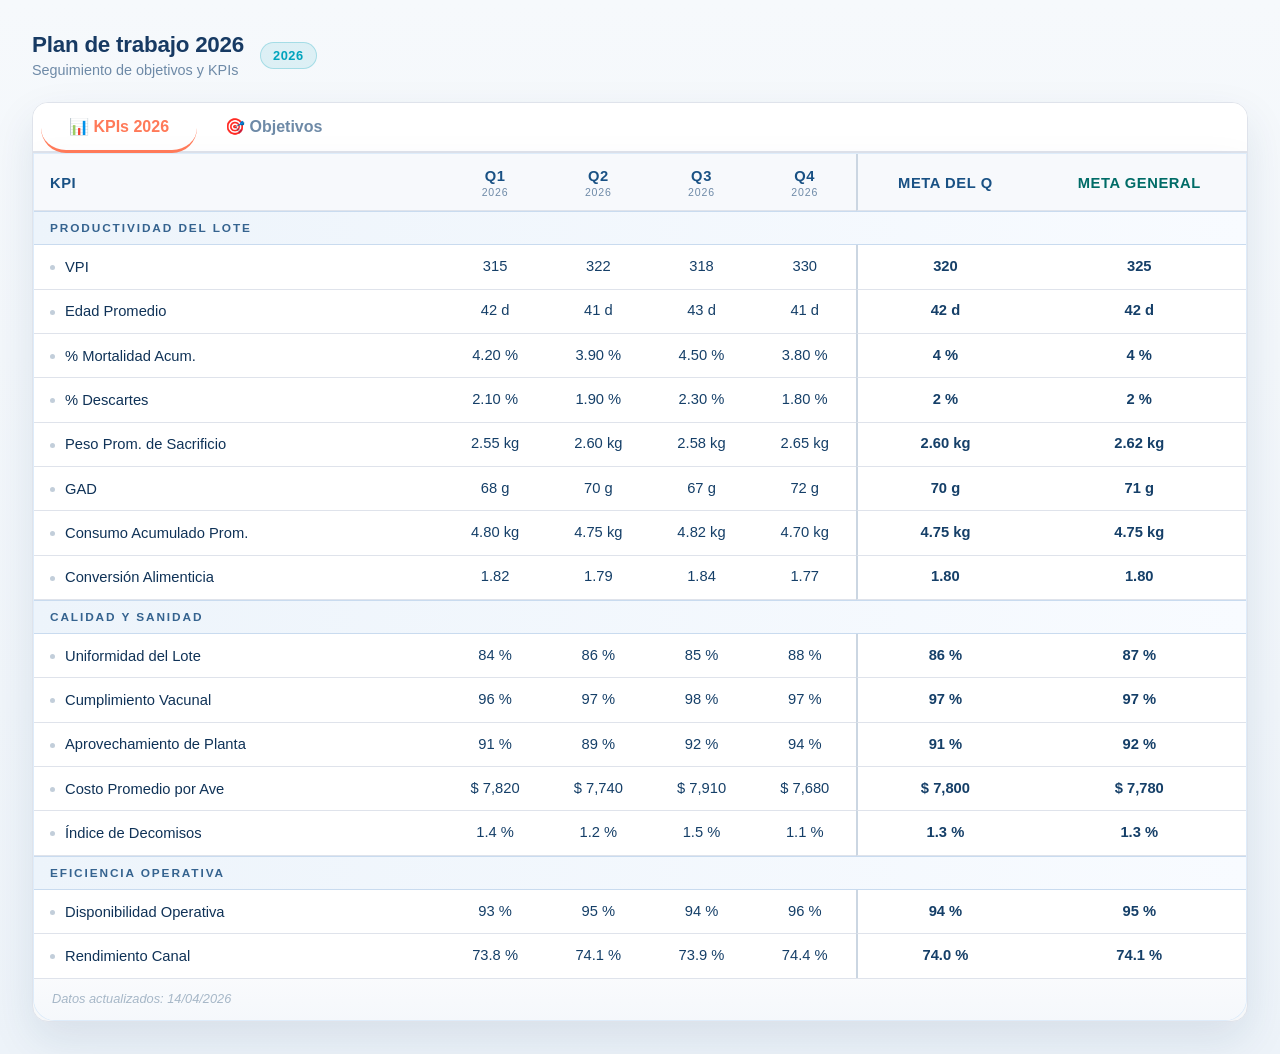
<file: bios/mockup-objetivos/iframe.html>
<!DOCTYPE html>
<html lang="es">
<head>
	<meta charset="UTF-8">
	<meta name="viewport" content="width=device-width, initial-scale=1.0">
	<title>KPIs y Objetivos 2026</title>
	<link href="views/shared.css" rel="stylesheet">
	<link href="views/kpis/kpis.css" rel="stylesheet">
	<link href="views/objetivos/objetivos.css" rel="stylesheet">
</head>
<body>
	<script>
		(function () {
			var params = new URLSearchParams(location.search);
			var canal = params.get('canal');
			if (canal && canal !== '1') {
				location.replace('views/pdv/pdv.html' + location.search);
				return;
			}
			if (!params.has('embedded')) {
				document.body.classList.add('is-standalone');
			}
		}());
	</script>
	<div class="page-wrapper">
		<div class="page-header">
			<div>
				<h1 class="page-title">Plan de trabajo 2026</h1>
				<p class="page-subtitle">Seguimiento de objetivos y KPIs</p>
			</div>
			<span class="page-badge">2026</span>
		</div>
	</div>

	<div class="tabs-container">
		<!-- TABS HEADER -->
		<div class="tabs-header">
			<button class="tab-button active" data-tab="kpis">📊 KPIs 2026</button>
			<button class="tab-button" data-tab="objetivos">🎯 Objetivos</button>
		</div>

		<!-- TABS CONTENT -->
		<div class="tabs-content">
			<!-- TAB: KPIs -->
			<div id="kpis" class="tab-panel active">
				<div class="frame">
					<section class="card" aria-label="Tabla de KPIs 2026">
						<div class="table-wrap">
							<table>
								<thead>
									<tr>
										<th>KPI</th>
										<th>
											<div class="header-stack">
												<span>Q1</span>
												<span>2026</span>
											</div>
										</th>
										<th>
											<div class="header-stack">
												<span>Q2</span>
												<span>2026</span>
											</div>
										</th>
										<th>
											<div class="header-stack">
												<span>Q3</span>
												<span>2026</span>
											</div>
										</th>
										<th>
											<div class="header-stack">
												<span>Q4</span>
												<span>2026</span>
											</div>
										</th>
										<th class="meta-split">META DEL Q</th>
										<th class="general">META GENERAL</th>
									</tr>
								</thead>
								<tbody>
									<tr class="category-row">
										<td colspan="7">Productividad del Lote</td>
									</tr>
									<tr>
										<td><span class="kpi-name">VPI</span></td>
										<td>315</td>
										<td>322</td>
										<td>318</td>
										<td>330</td>
										<td class="meta-split goal-quarter">320</td>
										<td class="goal-general">325</td>
									</tr>
									<tr>
										<td><span class="kpi-name">Edad Promedio</span></td>
										<td>42 d</td>
										<td>41 d</td>
										<td>43 d</td>
										<td>41 d</td>
										<td class="meta-split goal-quarter">42 d</td>
										<td class="goal-general">42 d</td>
									</tr>
									<tr>
										<td><span class="kpi-name">% Mortalidad Acum.</span></td>
										<td>4.20 %</td>
										<td>3.90 %</td>
										<td>4.50 %</td>
										<td>3.80 %</td>
										<td class="meta-split goal-quarter">4 %</td>
										<td class="goal-general">4 %</td>
									</tr>
									<tr>
										<td><span class="kpi-name">% Descartes</span></td>
										<td>2.10 %</td>
										<td>1.90 %</td>
										<td>2.30 %</td>
										<td>1.80 %</td>
										<td class="meta-split goal-quarter">2 %</td>
										<td class="goal-general">2 %</td>
									</tr>
									<tr>
										<td><span class="kpi-name">Peso Prom. de Sacrificio</span></td>
										<td>2.55 kg</td>
										<td>2.60 kg</td>
										<td>2.58 kg</td>
										<td>2.65 kg</td>
										<td class="meta-split goal-quarter">2.60 kg</td>
										<td class="goal-general">2.62 kg</td>
									</tr>
									<tr>
										<td><span class="kpi-name">GAD</span></td>
										<td>68 g</td>
										<td>70 g</td>
										<td>67 g</td>
										<td>72 g</td>
										<td class="meta-split goal-quarter">70 g</td>
										<td class="goal-general">71 g</td>
									</tr>
									<tr>
										<td><span class="kpi-name">Consumo Acumulado Prom.</span></td>
										<td>4.80 kg</td>
										<td>4.75 kg</td>
										<td>4.82 kg</td>
										<td>4.70 kg</td>
										<td class="meta-split goal-quarter">4.75 kg</td>
										<td class="goal-general">4.75 kg</td>
									</tr>
									<tr>
										<td><span class="kpi-name">Conversión Alimenticia</span></td>
										<td>1.82</td>
										<td>1.79</td>
										<td>1.84</td>
										<td>1.77</td>
										<td class="meta-split goal-quarter">1.80</td>
										<td class="goal-general">1.80</td>
									</tr>
									<tr class="category-row">
										<td colspan="7">Calidad y Sanidad</td>
									</tr>
									<tr>
										<td><span class="kpi-name">Uniformidad del Lote</span></td>
										<td>84 %</td>
										<td>86 %</td>
										<td>85 %</td>
										<td>88 %</td>
										<td class="meta-split goal-quarter">86 %</td>
										<td class="goal-general">87 %</td>
									</tr>
									<tr>
										<td><span class="kpi-name">Cumplimiento Vacunal</span></td>
										<td>96 %</td>
										<td>97 %</td>
										<td>98 %</td>
										<td>97 %</td>
										<td class="meta-split goal-quarter">97 %</td>
										<td class="goal-general">97 %</td>
									</tr>
									<tr>
										<td><span class="kpi-name">Aprovechamiento de Planta</span></td>
										<td>91 %</td>
										<td>89 %</td>
										<td>92 %</td>
										<td>94 %</td>
										<td class="meta-split goal-quarter">91 %</td>
										<td class="goal-general">92 %</td>
									</tr>
									<tr>
										<td><span class="kpi-name">Costo Promedio por Ave</span></td>
										<td>$ 7,820</td>
										<td>$ 7,740</td>
										<td>$ 7,910</td>
										<td>$ 7,680</td>
										<td class="meta-split goal-quarter">$ 7,800</td>
										<td class="goal-general">$ 7,780</td>
									</tr>
									<tr>
										<td><span class="kpi-name">Índice de Decomisos</span></td>
										<td>1.4 %</td>
										<td>1.2 %</td>
										<td>1.5 %</td>
										<td>1.1 %</td>
										<td class="meta-split goal-quarter">1.3 %</td>
										<td class="goal-general">1.3 %</td>
									</tr>
									<tr class="category-row">
										<td colspan="7">Eficiencia Operativa</td>
									</tr>
									<tr>
										<td><span class="kpi-name">Disponibilidad Operativa</span></td>
										<td>93 %</td>
										<td>95 %</td>
										<td>94 %</td>
										<td>96 %</td>
										<td class="meta-split goal-quarter">94 %</td>
										<td class="goal-general">95 %</td>
									</tr>
									<tr>
										<td><span class="kpi-name">Rendimiento Canal</span></td>
										<td>73.8 %</td>
										<td>74.1 %</td>
										<td>73.9 %</td>
										<td>74.4 %</td>
										<td class="meta-split goal-quarter">74.0 %</td>
										<td class="goal-general">74.1 %</td>
									</tr>
								</tbody>
							</table>
						</div>
						<div class="footer-note">Datos actualizados: 14/04/2026</div>
					</section>
				</div>
			</div>

			<!-- TAB: Objetivos -->
			<div id="objetivos" class="tab-panel">
				<div class="app">
					<section class="topbar">
						<div class="mode-switch" aria-label="Cambiar vista">
							<button class="mode-button is-active" id="readModeButton" type="button">Lectura</button>
							<button class="mode-button" id="editModeButton" type="button">Edicion</button>
						</div>
						<div class="topbar-spacer">
							<span class="topbar-note" id="modeHint">Modo lectura para visualizacion ejecutiva</span>
						</div>
						<div class="topbar-actions">
							<button class="button-primary edit-only" id="addCategoryButton" type="button">+ Nueva categoria</button>
						</div>
					</section>

					<section class="board">
						<div class="toolbar">
							<div class="toolbar-left"></div>
						</div>

						<div id="board"></div>
					</section>
				</div>
			</div>
		</div>
	</div>

	<!-- Popup de edición -->
  <div id="editPopup" style="display:none;position:fixed;top:0;left:0;width:100vw;height:100vh;background:rgba(23,58,99,0.18);z-index:1000;align-items:center;justify-content:center;">
    <div id="editPopupContent" style="background:#fff;padding:32px 24px 24px 24px;border-radius:18px;box-shadow:0 8px 32px rgba(23,58,99,0.18);min-width:320px;max-width:90vw;max-height:90vh;display:flex;flex-direction:column;gap:18px;">
      <h3 id="editPopupLabel" style="margin:0 0 10px 0;font-size:1.1rem;color:#173a63;font-weight:700;"></h3>
      <div id="editPopupField"></div>
      <div style="display:flex;gap:12px;justify-content:flex-end;margin-top:10px;">
        <button id="editPopupCancel" class="button-secondary" type="button">Cancelar</button>
        <button id="editPopupSave" class="button-primary" type="button">Guardar</button>
      </div>
    </div>
  </div>
	<script>
		(function () {
			var tabButtons = document.querySelectorAll('.tab-button');
			function activateTab(tabName) {
				tabButtons.forEach(function (btn) {
					btn.classList.toggle('active', btn.dataset.tab === tabName);
				});
				document.querySelectorAll('.tab-panel').forEach(function (panel) {
					panel.classList.toggle('active', panel.id === tabName);
				});
			}
			tabButtons.forEach(function (btn) {
				btn.addEventListener('click', function () { activateTab(btn.dataset.tab); });
			});
		}());
	</script>
	<script src="views/objetivos/bindEditPopupButtons.js"></script>
	<script src="views/objetivos/objetivos.js"></script>
	<script src="views/kpis/kpis.js"></script>
</body>
</html>
</file>
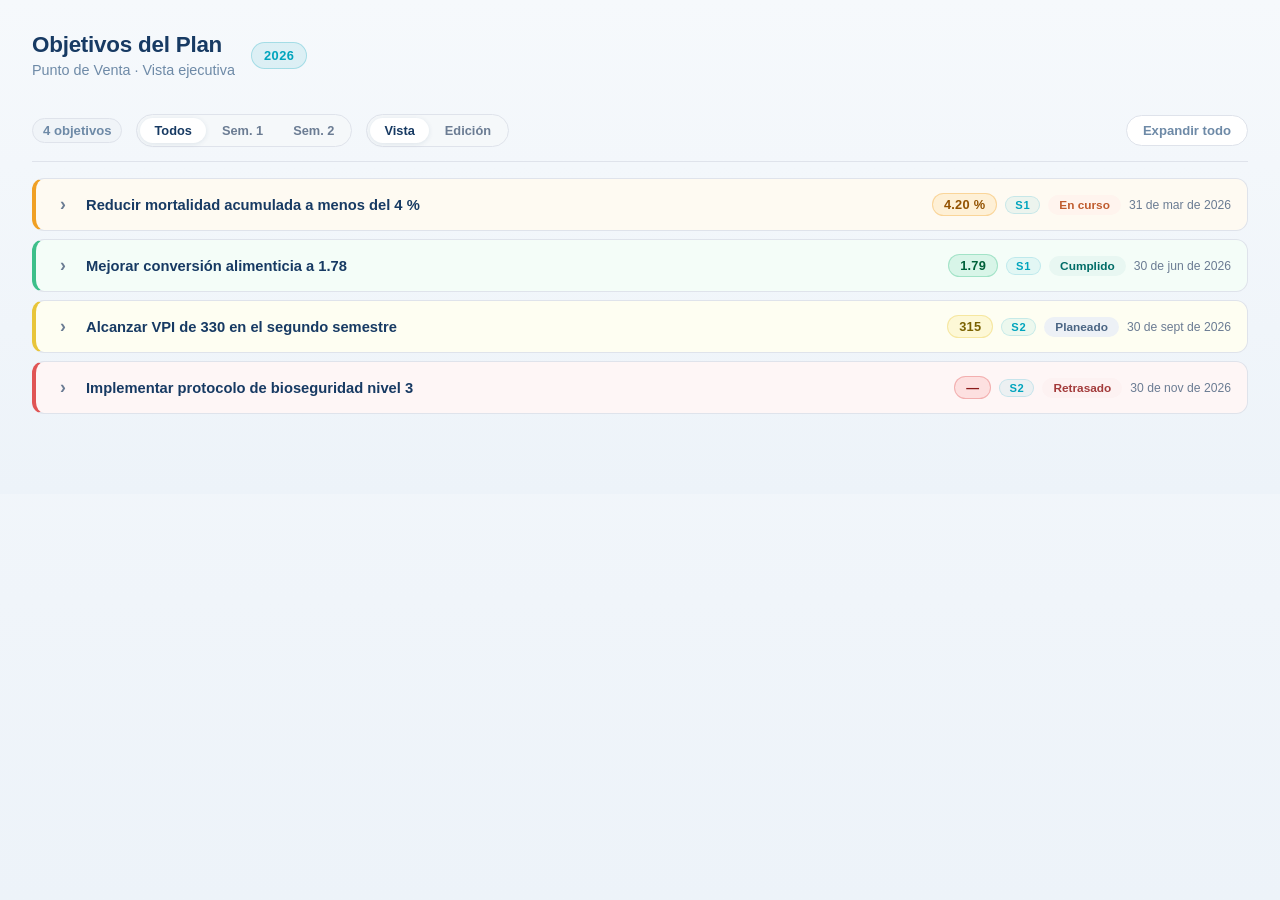
<file: bios/mockup-objetivos/views/pdv/pdv.html>
<!DOCTYPE html>
<html lang="es">
<head>
	<meta charset="UTF-8">
	<meta name="viewport" content="width=device-width, initial-scale=1.0">
	<title>PDV · Objetivos</title>
	<link href="../shared.css" rel="stylesheet">
	<link href="pdv.css" rel="stylesheet">
</head>
<body>
	<!-- Visible solo en modo standalone -->
	<div class="page-wrapper">
		<div class="page-header">
			<div>
				<h1 class="page-title">Objetivos del Plan</h1>
				<p class="page-subtitle">Punto de Venta · Vista ejecutiva</p>
			</div>
			<span class="page-badge">2026</span>
		</div>
	</div>

	<div class="pdv-shell">

		<!-- Barra de controles -->
		<div class="pdv-topbar">
			<div class="pdv-topbar-left">
				<span class="pdv-count" id="pdvCount"></span>
				<div class="pdv-filter" role="group" aria-label="Filtrar por semestre">
					<button class="filter-btn is-active" data-sem="all" type="button">Todos</button>
					<button class="filter-btn" data-sem="S1" type="button">Sem. 1</button>
					<button class="filter-btn" data-sem="S2" type="button">Sem. 2</button>
				</div>
				<div class="pdv-mode-switch" role="group" aria-label="Modo de vista">
					<button class="mode-btn is-active" data-mode="read" type="button">Vista</button>
					<button class="mode-btn" data-mode="edit" type="button">Edición</button>
				</div>
			</div>
			<div class="pdv-topbar-right">
				<button class="pdv-btn-ghost" id="expandAllBtn" type="button">Expandir todo</button>
				<button class="pdv-btn-primary" id="addObjBtn" type="button" hidden>+ Nuevo objetivo</button>
			</div>
		</div>

		<!-- Estado de guardado global -->
		<div class="pdv-save-bar" id="saveBar" aria-live="polite" hidden></div>

		<!-- Lista de objetivos (renderizada por JS) -->
		<div class="pdv-list" id="pdvList" role="list"></div>

	</div>

	<script src="pdv.js"></script>
</body>
</html>
</file>
<file: bios/mockup-objetivos/index/styles.css>
:root {
    --navy: #213343;
    --navy-soft: #2f4559;
    --surface: #f5f8fa;
    --panel: #ffffff;
    --line: #dfe3eb;
    --line-strong: #cbd6e2;
    --text: #33475b;
    --muted: #7c98b6;
    --brand: #ff7a59;
    --brand-strong: #e66a4a;
    --teal: #00a4bd;
    --teal-soft: #e5f5f8;
    --shadow: 0 10px 24px rgba(33, 51, 67, 0.08);
    --radius: 14px;
}

* {
    box-sizing: border-box;
}

body {
    margin: 0;
    min-height: 100vh;
    font-family: "Segoe UI", Aptos, sans-serif;
    background: var(--surface);
    color: var(--text);
}

button,
input,
select {
    font: inherit;
}

.app-shell {
    display: grid;
    grid-template-rows: 60px 1fr;
    min-height: 100vh;
}

.topbar {
    display: grid;
    grid-template-columns: 240px 1fr auto;
    align-items: center;
    gap: 20px;
    padding: 0 18px;
    background: #31475e;
    color: #ffffff;
    border-bottom: 1px solid rgba(255, 255, 255, 0.08);
}

.brand {
    display: flex;
    align-items: center;
    gap: 10px;
    font-weight: 700;
    letter-spacing: 0.02em;
}

.brand-mark {
    width: 14px;
    height: 14px;
    border-radius: 50%;
    background: linear-gradient(135deg, #ffb366, var(--brand));
    box-shadow: 12px 0 0 -4px rgba(255, 179, 102, 0.72), 6px 10px 0 -4px rgba(255, 122, 89, 0.72);
}

.searchbar {
    display: flex;
    align-items: center;
    gap: 10px;
    max-width: 660px;
    padding: 0 16px;
    height: 40px;
    border-radius: 12px;
    background: rgba(255, 255, 255, 0.12);
    color: rgba(255, 255, 255, 0.9);
}

.searchbar input {
    width: 100%;
    border: 0;
    outline: 0;
    color: inherit;
    background: transparent;
}

.searchbar input::placeholder {
    color: rgba(255, 255, 255, 0.78);
}

.topbar-actions {
    display: flex;
    align-items: center;
    gap: 16px;
    font-size: 0.92rem;
}

.avatar {
    width: 34px;
    height: 34px;
    border-radius: 50%;
    background: linear-gradient(135deg, #ffd9c2, #fff3e8);
    border: 2px solid rgba(255, 255, 255, 0.22);
}

.workspace {
    display: grid;
    grid-template-columns: 284px minmax(680px, 1fr) 360px;
    min-height: 0;
}

.workspace.is-right-rail-hidden {
    grid-template-columns: 284px minmax(680px, 1fr);
}

.sidebar {
    background: var(--navy);
    color: rgba(255, 255, 255, 0.9);
    padding: 18px 18px 28px;
}

.sidebar-section-title {
    display: flex;
    align-items: center;
    gap: 12px;
    padding: 12px 10px;
    font-size: 1.05rem;
    border-bottom: 1px solid rgba(255, 255, 255, 0.08);
    margin-bottom: 18px;
}

.sidebar-nav {
    display: grid;
    gap: 8px;
}

.sidebar-item {
    display: flex;
    align-items: center;
    gap: 12px;
    padding: 10px 12px;
    border-radius: 10px;
    color: inherit;
    text-decoration: none;
}

.sidebar-item:hover,
.sidebar-item.is-active {
    background: rgba(255, 255, 255, 0.08);
}

.nav-icon,
.icon-circle,
.mini-icon {
    display: inline-flex;
    align-items: center;
    justify-content: center;
    flex: 0 0 auto;
    border-radius: 50%;
}

.nav-icon {
    width: 24px;
    height: 24px;
    border: 1px solid rgba(255, 255, 255, 0.18);
    font-size: 0.82rem;
}

.main {
    padding: 0;
    background: var(--panel);
    border-right: 1px solid var(--line);
    border-left: 1px solid var(--line);
    min-width: 0;
}

.workspace.is-right-rail-hidden .main {
    border-right: 0;
}

.main-scroll,
.right-scroll {
    height: calc(100vh - 60px);
    overflow: auto;
}

.main-header {
    display: flex;
    justify-content: space-between;
    align-items: center;
    gap: 16px;
    padding: 10px 18px;
    border-bottom: 1px solid var(--line);
    background: #ffffff;
    position: sticky;
    top: 0;
    z-index: 5;
}

.main-header-actions {
    display: flex;
    align-items: center;
    gap: 10px;
}

.breadcrumb {
    display: flex;
    align-items: center;
    gap: 10px;
    font-size: 0.95rem;
}

.breadcrumb a {
    color: var(--teal);
    text-decoration: none;
    font-weight: 700;
}

.tabbar {
    display: grid;
    grid-template-columns: repeat(4, 1fr);
    border-bottom: 1px solid var(--line);
    background: #ffffff;
}

.tab {
    padding: 18px 12px;
    text-align: center;
    border-right: 1px solid var(--line);
    font-weight: 600;
    color: var(--text);
    cursor: pointer;
    transition: background 140ms ease, box-shadow 140ms ease, color 140ms ease;
}

.tab:last-child {
    border-right: 0;
}

.tab.is-disabled {
    cursor: default;
    color: var(--muted);
    background: #ffffff;
}

.tab.is-active {
    box-shadow: inset 0 3px 0 0 var(--brand);
    background: #fbfcfe;
}

.content-grid {
    display: grid;
    gap: 18px;
    padding: 18px;
}

.content-view[hidden] {
    display: none;
}

.embedded-card {
    background: #ffffff;
    border: 1px solid var(--line);
    box-shadow: 0 1px 2px rgba(33, 51, 67, 0.04);
    overflow: hidden;
}

.embedded-header {
    display: flex;
    align-items: center;
    justify-content: space-between;
    gap: 16px;
    padding: 16px 18px;
    border-bottom: 1px solid var(--line);
    background: #fbfcfe;
}

.embedded-header strong {
    font-size: 1rem;
}

.embedded-header span {
    color: var(--muted);
    font-size: 0.86rem;
}

.embedded-frame {
    width: 100%;
    height: 900px;
    border: 0;
    display: block;
    background: #f5f8fa;
}

.record-card,
.panel-card,
.extension-card {
    background: #ffffff;
    border: 1px solid var(--line);
    border-radius: 0;
    box-shadow: 0 1px 2px rgba(33, 51, 67, 0.04);
}

.record-overview {
    display: grid;
    grid-template-columns: minmax(260px, 340px) 1fr;
    border-bottom: 1px solid var(--line);
}

.record-main {
    padding: 18px;
    border-right: 1px solid var(--line);
}

.record-main h1 {
    margin: 0 0 18px;
    font-size: 1.05rem;
    line-height: 1.3;
    letter-spacing: 0.01em;
}

.action-strip {
    display: flex;
    gap: 10px;
    flex-wrap: wrap;
    margin-bottom: 16px;
}

.action-item {
    display: grid;
    justify-items: center;
    gap: 8px;
    min-width: 52px;
    color: var(--text);
    font-size: 0.84rem;
}

.icon-circle {
    width: 42px;
    height: 42px;
    background: #f5f8fa;
    border: 1px solid var(--line);
    font-size: 1rem;
}

.summary-block {
    padding: 18px;
}

.section-header {
    display: flex;
    align-items: center;
    justify-content: space-between;
    gap: 10px;
    padding: 18px 18px 12px;
    font-weight: 700;
    font-size: 1.05rem;
}

.section-header.compact {
    padding: 14px 16px 10px;
    font-size: 0.98rem;
}

.meta-list {
    display: grid;
    gap: 18px;
}

.meta-item {
    display: grid;
    gap: 6px;
}

.meta-item span {
    font-size: 0.88rem;
    color: var(--muted);
}

.meta-item strong {
    font-size: 0.98rem;
    font-weight: 500;
    line-height: 1.4;
}

.dual-card {
    display: grid;
    grid-template-columns: repeat(2, minmax(0, 1fr));
    gap: 18px;
    padding: 0 18px 18px;
}

.info-card {
    min-height: 210px;
    background: #ffffff;
    border: 1px solid var(--line);
}

.info-content {
    padding: 26px 18px 30px;
    text-align: center;
    color: var(--muted);
    font-size: 1rem;
}

.kpi-card {
    margin: 0 18px 18px;
    border: 1px solid var(--line);
    background: #ffffff;
}

.kpi-body {
    padding: 18px;
    display: grid;
    gap: 14px;
}

.kpi-title {
    font-size: 1.05rem;
    font-weight: 700;
}

.kpi-meta {
    display: flex;
    gap: 12px;
    flex-wrap: wrap;
    color: var(--muted);
}

.kpi-value {
    display: inline-flex;
    align-items: center;
    gap: 8px;
    font-size: 1.85rem;
    font-weight: 800;
    color: var(--teal);
}

.progress-track {
    height: 10px;
    border-radius: 999px;
    background: #eaf0f6;
    overflow: hidden;
}

.progress-track span {
    display: block;
    height: 100%;
    width: 72%;
    background: linear-gradient(90deg, var(--teal), var(--brand));
}

.right-rail {
    background: #ffffff;
}

.workspace.is-right-rail-hidden .right-rail {
    display: none;
}

.rail-header {
    display: flex;
    justify-content: flex-end;
    padding: 12px 16px 0;
}

.rail-toggle,
.rail-reopen {
    display: inline-flex;
    align-items: center;
    gap: 8px;
    padding: 8px 12px;
    border: 1px solid var(--line);
    border-radius: 999px;
    background: #ffffff;
    color: var(--text);
    font-size: 0.85rem;
    font-weight: 600;
}

.rail-toggle:hover,
.rail-reopen:hover {
    background: #f5f8fa;
}

.rail-reopen {
    display: none;
}

.workspace.is-right-rail-hidden .rail-reopen {
    display: inline-flex;
}

.panel-card + .panel-card,
.panel-card + .extension-card,
.extension-card + .panel-card {
    margin-top: 16px;
}

.panel-body {
    padding: 18px 16px 22px;
}

.empty-illustration {
    width: 78px;
    height: 78px;
    margin: 0 auto 18px;
    border-radius: 50%;
    background: radial-gradient(circle at 35% 35%, #ffffff 0 18%, #edf3f8 19% 58%, #dfe8f1 59% 100%);
    border: 1px solid var(--line);
    position: relative;
}

.empty-illustration::after {
    content: "";
    position: absolute;
    width: 28px;
    height: 28px;
    border: 3px solid #b6c7d6;
    border-radius: 50%;
    left: 22px;
    top: 16px;
}

.empty-illustration::before {
    content: "";
    position: absolute;
    width: 16px;
    height: 3px;
    background: #b6c7d6;
    transform: rotate(40deg);
    right: 18px;
    bottom: 18px;
    border-radius: 999px;
}

.empty-title,
.empty-copy {
    text-align: center;
}

.empty-title {
    margin: 0 0 8px;
    font-size: 0.98rem;
    font-weight: 700;
}

.empty-copy {
    margin: 0;
    line-height: 1.5;
    color: var(--muted);
}

.panel-toolbar {
    display: flex;
    justify-content: flex-end;
    gap: 10px;
    padding: 0 16px 14px;
    color: var(--muted);
}

.button-link,
.button-primary,
.button-secondary {
    border-radius: 8px;
    padding: 10px 14px;
    cursor: pointer;
    transition: background 140ms ease, transform 140ms ease, box-shadow 140ms ease;
}

.button-link {
    background: transparent;
    border: 0;
    color: var(--teal);
    font-weight: 700;
}

.button-primary {
    border: 1px solid var(--brand);
    background: var(--brand);
    color: #ffffff;
    font-weight: 700;
    box-shadow: 0 6px 16px rgba(255, 122, 89, 0.22);
}

.button-secondary {
    border: 1px solid var(--line-strong);
    background: #ffffff;
    color: var(--text);
}

.button-primary:hover,
.button-secondary:hover,
.button-link:hover {
    transform: translateY(-1px);
}

.extension-card {
    padding-bottom: 20px;
    overflow: hidden;
    background: #ffffff;
}

.extension-header {
    display: flex;
    align-items: center;
    gap: 10px;
    padding: 18px 16px 16px;
    font-size: 0.98rem;
    font-weight: 800;
    color: var(--text);
    border-bottom: 1px solid var(--line);
}

.extension-chevron {
    display: inline-flex;
    align-items: center;
    justify-content: center;
    width: 18px;
    height: 18px;
    color: var(--teal);
    font-size: 1rem;
    font-weight: 700;
}

.extension-content {
    padding: 16px;
    display: grid;
    gap: 16px;
}

.extension-content h3 {
    margin: 0;
    font-size: 1rem;
}

.extension-content p {
    margin: 0;
    line-height: 1.55;
    color: var(--muted);
}

.extension-summary {
    padding: 18px 20px;
    border: 1px solid var(--line);
    border-radius: 3px;
    background: #ffffff;
}

.extension-summary-title {
    margin: 0 0 12px;
    font-size: 0.98rem;
    font-weight: 800;
}

.extension-summary-grid {
    display: grid;
    gap: 10px;
}

.extension-summary-row {
    display: grid;
    grid-template-columns: 1fr auto;
    gap: 10px;
    align-items: center;
    font-size: 0.96rem;
}

.extension-summary-row strong {
    font-weight: 800;
}

.extension-status {
    display: inline-flex;
    align-items: center;
    padding: 6px 12px;
    border: 1px solid #00bcd4;
    color: #23627c;
    background: #f6feff;
    font-weight: 700;
    line-height: 1;
}

.extension-link {
    display: flex;
    justify-content: flex-end;
    color: var(--teal);
    font-weight: 800;
    text-decoration: none;
}

.extension-actions {
    display: flex;
    gap: 8px;
    justify-content: center;
    padding-top: 6px;
}

.chat-button {
    min-width: 84px;
    padding: 10px 22px;
    border: 1px solid var(--line-strong);
    border-radius: 4px;
    background: linear-gradient(180deg, #f6f9fc, #ecf2f8);
    color: #597a9a;
    font-weight: 500;
    box-shadow: inset 0 1px 0 rgba(255, 255, 255, 0.9);
}

.chat-button:hover {
    background: linear-gradient(180deg, #ffffff, #edf3f8);
    transform: translateY(-1px);
}

.chat-button--outline {
    background: transparent;
    border-color: var(--brand, #ff7a59);
    color: var(--brand, #ff7a59);
    box-shadow: none;
}

.chat-button--outline:hover {
    background: rgba(255, 122, 89, 0.06);
}

.open-tab-link {
    display: flex;
    align-items: center;
    justify-content: center;
    width: 34px;
    height: 34px;
    border: 1px solid var(--line-strong);
    border-radius: 4px;
    background: linear-gradient(180deg, #f6f9fc, #ecf2f8);
    color: #7c98b6;
    text-decoration: none;
    flex-shrink: 0;
    transition: background 140ms ease, color 140ms ease, transform 140ms ease;
}

.open-tab-link:hover {
    background: linear-gradient(180deg, #ffffff, #edf3f8);
    color: var(--teal);
    transform: translateY(-1px);
}

.metric-grid {
    display: grid;
    grid-template-columns: repeat(2, minmax(0, 1fr));
    gap: 10px;
}

.metric-pill {
    padding: 10px 12px;
    border-radius: 10px;
    background: #f5f8fa;
    border: 1px solid var(--line);
}

.metric-pill span {
    display: block;
    font-size: 0.78rem;
    color: var(--muted);
    margin-bottom: 4px;
}

.metric-pill strong {
    font-size: 1rem;
}

.modal-backdrop {
    position: fixed;
    inset: 0;
    background: rgba(33, 51, 67, 0.58);
    backdrop-filter: blur(7px);
    -webkit-backdrop-filter: blur(7px);
    display: none;
    align-items: center;
    justify-content: center;
    padding: 28px;
    z-index: 20;
}

.modal-backdrop.is-open {
    display: flex;
}

.modal {
    width: min(1440px, calc(100% - 96px));
    height: min(82vh, 760px);
    background: #ffffff;
    border-radius: 3px;
    box-shadow: 0 28px 80px rgba(16, 24, 32, 0.34);
    overflow: hidden;
    display: grid;
    grid-template-rows: auto 1fr;
}

.modal-header {
    display: flex;
    justify-content: space-between;
    align-items: center;
    gap: 16px;
    padding: 22px 34px;
    background: #11b5b9;
    color: #ffffff;
}

.modal-title {
    display: grid;
    gap: 6px;
}

.modal-title strong {
    font-size: 1.2rem;
    font-weight: 800;
}

.modal-title span {
    color: rgba(255, 255, 255, 0.84);
    font-size: 0.92rem;
}

.modal-frame {
    display: flex;
    flex-direction: column;
    gap: 18px;
    padding: 26px 44px 40px;
    background: #ffffff;
    overflow: hidden;
    min-height: 0;
}

.modal-tabs {
    display: inline-flex;
    align-items: center;
    gap: 4px;
    padding: 4px;
    border: 1px solid var(--line);
    border-radius: 999px;
    background: #f5f8fa;
    width: fit-content;
    flex-shrink: 0;
}

.modal-tab {
    border: 0;
    border-radius: 999px;
    padding: 6px 12px;
    background: transparent;
    color: var(--muted);
    font-weight: 700;
    font-size: 0.84rem;
    line-height: 1;
}

.modal-tab.is-active {
    background: #ffffff;
    color: var(--text);
    box-shadow: 0 4px 12px rgba(33, 51, 67, 0.1);
}

.modal-tab-panel {
    flex: 1;
    min-height: 0;
    overflow: hidden;
}

.modal iframe {
    width: 100%;
    height: 100%;
    border: 0;
    background: #ffffff;
    display: block;
}

.modal-close {
    width: 38px;
    height: 38px;
    padding: 0;
    border: 0;
    border-radius: 999px;
    background: transparent;
    color: #ffffff;
    font-size: 2rem;
    line-height: 1;
    cursor: pointer;
}

.modal-close:hover {
    background: rgba(255, 255, 255, 0.12);
    transform: none;
}

.hidden {
    display: none;
}

@media (max-width: 1360px) {
    .workspace {
        grid-template-columns: 224px minmax(540px, 1fr) 320px;
    }

    .workspace.is-right-rail-hidden {
        grid-template-columns: 224px minmax(540px, 1fr);
    }
}

@media (max-width: 1120px) {
    .topbar {
        grid-template-columns: 1fr;
        height: auto;
        padding: 14px 16px;
    }

    .workspace {
        grid-template-columns: 1fr;
    }

    .sidebar {
        display: none;
    }

    .main {
        border-left: 0;
        border-right: 0;
    }

    .workspace.is-right-rail-hidden {
        grid-template-columns: 1fr;
    }

    .main-scroll,
    .right-scroll {
        height: auto;
    }
}

@media (max-width: 760px) {
    .record-overview,
    .dual-card,
    .metric-grid,
    .tabbar {
        grid-template-columns: 1fr;
    }

    .main-header,
    .main-header-actions {
        align-items: flex-start;
        flex-direction: column;
    }

    .extension-summary-row {
        grid-template-columns: 1fr;
    }

    .main-header {
        align-items: flex-start;
        flex-direction: column;
    }

    .action-strip {
        justify-content: flex-start;
    }

    .modal {
        width: 100%;
        height: 92vh;
    }

    .modal-header {
        padding: 18px 20px;
    }

    .modal-frame {
        padding: 14px;
    }
}

/* ================================================================
    MOBILE SHELL — visible solo en pantallas pequeñas
    ================================================================ */
.mobile-shell {
    display: none;
}

@media (max-width: 680px) {
    /* Ocultar la versión desktop */
    .app-shell {
        display: none !important;
    }

    /* Mostrar el shell móvil */
    .mobile-shell {
        display: flex;
        flex-direction: column;
        min-height: 100dvh;
        background: #f3f6f9;
        font-family: "Segoe UI", Aptos, sans-serif;
        color: #213343;
    }

    /* ---- Top bar ---- */
    .m-topbar {
        display: flex;
        align-items: center;
        gap: 10px;
        padding: 14px 16px 10px;
        background: #ffffff;
        border-bottom: 1px solid #e3eaf1;
        position: sticky;
        top: 0;
        z-index: 10;
    }

    .m-back-btn {
        display: inline-flex;
        align-items: center;
        justify-content: center;
        width: 36px;
        height: 36px;
        border: none;
        background: transparent;
        color: #00a4bd;
        font-size: 1.3rem;
        cursor: pointer;
        flex: 0 0 auto;
        padding: 0;
    }

    .m-topbar-center {
        flex: 1;
        min-width: 0;
    }

    .m-topbar-eyebrow {
        font-size: 0.72rem;
        color: #7c98b6;
        text-transform: uppercase;
        letter-spacing: 0.06em;
        font-weight: 600;
    }

    .m-topbar-title {
        font-size: 1.05rem;
        font-weight: 800;
        color: #213343;
        line-height: 1.2;
        white-space: nowrap;
        overflow: hidden;
        text-overflow: ellipsis;
    }

    .m-menu-btn {
        display: inline-flex;
        align-items: center;
        justify-content: center;
        width: 36px;
        height: 36px;
        border: none;
        background: transparent;
        color: #213343;
        font-size: 1.3rem;
        cursor: pointer;
        flex: 0 0 auto;
        padding: 0;
    }

    /* ---- Tab bar ---- */
    .m-tabs {
        display: flex;
        background: #ffffff;
        border-bottom: 1px solid #e3eaf1;
        overflow-x: auto;
        scrollbar-width: none;
    }

    .m-tabs::-webkit-scrollbar {
        display: none;
    }

    .m-tab {
        flex: 0 0 auto;
        padding: 14px 20px;
        font-size: 0.92rem;
        font-weight: 600;
        color: #7c98b6;
        border: none;
        background: transparent;
        cursor: pointer;
        white-space: nowrap;
        border-bottom: 3px solid transparent;
        margin-bottom: -1px;
        transition: color 140ms ease, border-color 140ms ease;
    }

    .m-tab.is-active {
        color: #00a4bd;
        border-bottom-color: #00a4bd;
    }

    .m-tab:disabled {
        opacity: 0.38;
        cursor: default;
    }

    /* ---- Content area ---- */
    .m-content {
        flex: 1;
        overflow-y: auto;
        padding-bottom: 80px;
    }

    .m-panel {
        display: none;
    }

    .m-panel.is-active {
        display: block;
    }

    /* ---- Filter row ---- */
    .m-filter-row {
        padding: 12px 16px;
    }

    .m-filter-btn {
        display: inline-flex;
        align-items: center;
        gap: 8px;
        padding: 9px 16px;
        border: 1.5px solid #c5d5e4;
        border-radius: 999px;
        background: #ffffff;
        color: #213343;
        font-size: 0.88rem;
        font-weight: 600;
        cursor: pointer;
    }

    .m-filter-chevron {
        font-size: 0.8rem;
        color: #7c98b6;
    }

    /* ---- Action circles ---- */
    .m-actions {
        display: flex;
        justify-content: center;
        gap: 28px;
        padding: 20px 16px 16px;
        background: #ffffff;
        border-bottom: 1px solid #e3eaf1;
    }

    .m-action-item {
        display: flex;
        flex-direction: column;
        align-items: center;
        gap: 8px;
        cursor: pointer;
    }

    .m-action-circle {
        width: 52px;
        height: 52px;
        border-radius: 50%;
        border: 1.5px solid #c5d5e4;
        background: #ffffff;
        display: flex;
        align-items: center;
        justify-content: center;
        font-size: 1.2rem;
        color: #00a4bd;
        transition: background 140ms ease, border-color 140ms ease;
    }

    .m-action-circle:hover {
        background: #f0f6fa;
        border-color: #00a4bd;
    }

    .m-action-label {
        font-size: 0.75rem;
        color: #213343;
        font-weight: 500;
        text-align: center;
    }

    /* ---- Timeline / feed ---- */
    .m-timeline {
        padding: 16px;
        display: grid;
        gap: 8px;
    }

    .m-timeline-month {
        font-size: 1rem;
        font-weight: 700;
        color: #213343;
        padding: 8px 0 4px;
    }

    .m-feed-card {
        background: #ffffff;
        border-radius: 12px;
        padding: 14px 16px;
        box-shadow: 0 1px 4px rgba(33, 51, 67, 0.06);
        border: 1px solid #e3eaf1;
    }

    .m-feed-card-label {
        font-size: 0.8rem;
        color: #7c98b6;
        margin-bottom: 6px;
        font-weight: 500;
    }

    .m-feed-card-value {
        font-size: 0.92rem;
        color: #213343;
        font-weight: 600;
        display: inline-flex;
        align-items: center;
        gap: 6px;
        padding: 5px 12px;
        border: 1px solid #c5d5e4;
        border-radius: 6px;
        background: #f8fbfd;
    }

    /* ---- Flat list (Actividad & Información) ---- */
    .m-list-section {
        background: #ffffff;
        border-top: 1px solid #e3eaf1;
        border-bottom: 1px solid #e3eaf1;
        margin-bottom: 8px;
    }

    .m-list-section-header {
        display: flex;
        align-items: center;
        justify-content: space-between;
        padding: 16px 18px;
        background: #f3f6f9;
        border-bottom: 1px solid #e3eaf1;
        font-size: 0.95rem;
        font-weight: 600;
        color: #213343;
        cursor: pointer;
        user-select: none;
    }

    .m-list-section-header svg {
        transition: transform 200ms ease;
    }

    .m-list-section-header.is-collapsed svg {
        transform: rotate(180deg);
    }

    .m-list-row {
        display: flex;
        align-items: center;
        justify-content: space-between;
        padding: 17px 18px;
        border-bottom: 1px solid #edf2f7;
        cursor: pointer;
        background: #ffffff;
    }

    .m-list-row:last-child {
        border-bottom: none;
    }

    .m-list-row:active {
        background: #f3f8fa;
    }

    .m-list-row-label {
        font-size: 0.97rem;
        color: #213343;
        font-weight: 400;
    }

    .m-list-row-link {
        align-items: flex-start;
        gap: 12px;
    }

    .m-list-row-link-content {
        flex: 1;
        min-width: 0;
        display: grid;
        gap: 3px;
    }

    .m-list-row-link-title {
        font-size: 0.78rem;
        line-height: 1.2;
        color: #425b76;
        font-weight: 600;
    }

    .m-list-row-link-url {
        font-size: 0.99rem;
        line-height: 1.2;
        color: #0d6e79;
        font-weight: 500;
        text-decoration: none;
        white-space: nowrap;
        overflow: hidden;
        text-overflow: ellipsis;
    }

    .m-list-row-link-url:hover {
        text-decoration: underline;
    }

    .m-list-row-menu {
        border: none;
        background: transparent;
        padding: 2px 0;
        line-height: 1;
        color: #00a4bd;
        cursor: pointer;
        flex: 0 0 auto;
    }

    .m-list-row-chevron {
        color: #00a4bd;
        display: flex;
        align-items: center;
        flex: 0 0 auto;
    }

    .m-list-body.is-collapsed {
        display: none;
    }

    /* ---- Activity action buttons (above list) ---- */
    .m-activity-actions {
        display: flex;
        justify-content: center;
        padding: 14px 0 8px;
        border-bottom: 1px solid #e3eaf1;
        background: #ffffff;
        margin-bottom: 8px;
    }

    .m-activity-action-btn {
        flex: 1;
        max-width: 112px;
        display: flex;
        flex-direction: column;
        align-items: center;
        gap: 7px;
        border: none;
        background: transparent;
        cursor: pointer;
        padding: 6px 6px 10px;
    }

    .m-activity-action-icon {
        width: 48px;
        height: 48px;
        border-radius: 50%;
        border: 1.5px solid #c5d5e4;
        background: #ffffff;
        display: flex;
        align-items: center;
        justify-content: center;
        color: #00a4bd;
        transition: background 140ms ease;
    }

    .m-activity-action-btn:active .m-activity-action-icon {
        background: #eaf7fa;
    }

    .m-activity-action-label {
        font-size: 0.76rem;
        font-weight: 500;
        color: #213343;
        text-align: center;
        line-height: 1.3;
    }

    /* ---- Info panel: campo-valor ---- */
    .m-info-section {
        margin: 12px 16px;
        background: #ffffff;
        border-radius: 12px;
        border: 1px solid #e3eaf1;
        overflow: hidden;
    }

    .m-info-section-title {
        display: flex;
        justify-content: space-between;
        align-items: center;
        padding: 14px 16px;
        border-bottom: 1px solid #e3eaf1;
        font-size: 0.9rem;
        font-weight: 700;
        color: #213343;
    }

    .m-info-section-edit {
        font-size: 0.8rem;
        color: #00a4bd;
        font-weight: 600;
        border: none;
        background: transparent;
        cursor: pointer;
    }

    .m-info-item {
        display: grid;
        grid-template-columns: 1fr 1fr;
        gap: 4px 12px;
        padding: 12px 16px;
        border-bottom: 1px solid #f0f5fa;
        align-items: start;
    }

    .m-info-item:last-child {
        border-bottom: none;
    }

    .m-info-label {
        font-size: 0.76rem;
        color: #7c98b6;
        font-weight: 600;
        text-transform: uppercase;
        letter-spacing: 0.04em;
        padding-top: 2px;
    }

    .m-info-value {
        font-size: 0.88rem;
        font-weight: 600;
        color: #213343;
        text-align: right;
    }

    /* ---- Objetivos panel ---- */
    .m-obj-card {
        margin: 12px 16px;
        background: #ffffff;
        border-radius: 12px;
        border: 1px solid #e3eaf1;
        overflow: hidden;
    }

    .m-obj-header {
        display: flex;
        align-items: center;
        justify-content: space-between;
        padding: 12px 16px;
        border-bottom: 1px solid #e3eaf1;
        background: #f8fbfd;
    }

    .m-obj-category {
        font-size: 0.72rem;
        text-transform: uppercase;
        letter-spacing: 0.1em;
        font-weight: 800;
        color: #00a4bd;
    }

    .m-obj-title {
        font-size: 0.92rem;
        font-weight: 700;
        color: #213343;
        padding: 12px 16px 6px;
    }

    .m-obj-meta {
        display: flex;
        gap: 8px;
        flex-wrap: wrap;
        padding: 0 16px 12px;
    }

    .m-tag {
        font-size: 0.74rem;
        padding: 3px 10px;
        border-radius: 999px;
        background: #eaf5f8;
        color: #0e7a90;
        font-weight: 600;
        border: 1px solid rgba(0,164,189,0.2);
    }

    .m-tag.warn {
        background: #fff4ec;
        color: #c45c1a;
        border-color: rgba(255,122,89,0.2);
    }

    .m-tag.ok {
        background: #e8faf5;
        color: #0a7256;
        border-color: rgba(0,189,165,0.2);
    }

    .m-task-row {
        display: flex;
        align-items: center;
        gap: 12px;
        padding: 10px 16px;
        border-top: 1px solid #f0f5fa;
    }

    .m-task-status-dot {
        width: 10px;
        height: 10px;
        border-radius: 50%;
        flex: 0 0 auto;
    }

    .m-task-status-dot.en-curso { background: #ffb366; }
    .m-task-status-dot.cumplido { background: #00bda5; }
    .m-task-status-dot.estancado { background: #f2545b; }

    .m-task-info {
        flex: 1;
        min-width: 0;
    }

    .m-task-name {
        font-size: 0.85rem;
        font-weight: 600;
        color: #213343;
        white-space: nowrap;
        overflow: hidden;
        text-overflow: ellipsis;
    }

    .m-task-sub {
        font-size: 0.75rem;
        color: #7c98b6;
        margin-top: 2px;
    }

    .m-task-pct {
        font-size: 0.82rem;
        font-weight: 800;
        color: #00a4bd;
        flex: 0 0 auto;
    }

    /* ---- Ver más ---- */
    .m-view-all {
        display: flex;
        justify-content: center;
        padding: 12px 16px;
    }

    .m-view-all button {
        width: 100%;
        padding: 12px;
        border: 1.5px solid #c5d5e4;
        border-radius: 10px;
        background: #ffffff;
        color: #00a4bd;
        font-size: 0.88rem;
        font-weight: 700;
        cursor: pointer;
    }

    /* ---- KPI card ---- */
    .m-kpi-card {
        margin: 12px 16px;
        background: #ffffff;
        border-radius: 12px;
        border: 1px solid #e3eaf1;
        padding: 14px 16px;
    }

    .m-kpi-label {
        font-size: 0.72rem;
        text-transform: uppercase;
        letter-spacing: 0.08em;
        color: #7c98b6;
        font-weight: 700;
        margin-bottom: 4px;
    }

    .m-kpi-name {
        font-size: 0.95rem;
        font-weight: 700;
        color: #213343;
        margin-bottom: 8px;
    }

    .m-kpi-meta {
        font-size: 0.76rem;
        color: #7c98b6;
        margin-bottom: 10px;
    }

    .m-kpi-value {
        font-size: 1.6rem;
        font-weight: 800;
        color: #00a4bd;
        display: flex;
        align-items: baseline;
        gap: 8px;
    }

    .m-kpi-value small {
        font-size: 0.82rem;
        color: #7c98b6;
        font-weight: 500;
    }

    .m-kpi-bar {
        height: 8px;
        border-radius: 999px;
        background: #e3eaf1;
        overflow: hidden;
        margin-top: 10px;
    }

    .m-kpi-bar-fill {
        height: 100%;
        border-radius: inherit;
        background: linear-gradient(90deg, #00a4bd, #ff7a59);
    }

    /* ---- Bottom nav ---- */
    .m-bottom-nav {
        position: fixed;
        bottom: 0;
        left: 0;
        right: 0;
        height: 64px;
        background: #ffffff;
        border-top: 1px solid #e3eaf1;
        display: flex;
        align-items: stretch;
        z-index: 10;
    }

    .m-nav-item {
        flex: 1;
        display: flex;
        flex-direction: column;
        align-items: center;
        justify-content: center;
        gap: 3px;
        font-size: 0.65rem;
        font-weight: 600;
        color: #7c98b6;
        cursor: pointer;
        border: none;
        background: transparent;
        padding: 0;
    }

    .m-nav-item.is-active {
        color: #00a4bd;
    }

    .m-nav-icon {
        font-size: 1.2rem;
        color: #00a4bd;
        display: flex;
        align-items: center;
        justify-content: center;
    }
}
</file>
<file: bios/mockup-objetivos/views/shared.css>
/* ========== TOKENS ========== */
:root {
    --page: #f4f7fb;
    --card: #ffffff;
    --header: #f7f9fc;
    --line: #dfe3eb;
    --line-strong: #cbd6e2;
    --text: #173a63;
    --text-soft: #6e8aa7;
    --text-muted: #a6b7c7;
    --green: #006c67;
    --shadow: 0 18px 44px rgba(23, 58, 99, 0.08);
    --radius: 22px;
    --bg: #f6f9fc;
    --panel: rgba(255, 255, 255, 0.96);
    --muted: #6b7c93;
    --brand: #ff7a59;
    --brand-dark: #e66a4a;
    --accent: #00a4bd;
    --accent-soft: #eaf0f6;
    --ok: #00bda5;
    --warn: #ff8f59;
    --blocked: #f2545b;
}

* {
    box-sizing: border-box;
}

html,
body {
    margin: 0;
    min-height: 100%;
    font-family: "Segoe UI", Aptos, sans-serif;
    background: linear-gradient(180deg, #f6f9fc 0%, #edf3f9 100%);
    color: var(--text);
}

body {
    padding: 0;
}

/* ========== STANDALONE ========== */
body.is-standalone {
    padding: 32px 0;
}

.page-wrapper {
    display: none;
}

body.is-standalone .page-wrapper {
    display: block;
    max-width: 1280px;
    margin: 0 auto;
    padding: 0 32px;
}

body.is-standalone .page-header {
    display: flex;
    align-items: center;
    gap: 16px;
    margin-bottom: 24px;
}

body.is-standalone .page-title {
    margin: 0;
    font-size: 1.4rem;
    font-weight: 800;
    color: var(--text);
    letter-spacing: -0.01em;
}

body.is-standalone .page-subtitle {
    margin: 4px 0 0;
    font-size: 0.9rem;
    color: var(--text-soft);
}

body.is-standalone .page-badge {
    display: inline-flex;
    align-items: center;
    padding: 5px 12px;
    border-radius: 999px;
    background: rgba(0, 164, 189, 0.1);
    border: 1px solid rgba(0, 164, 189, 0.25);
    color: var(--accent);
    font-size: 0.8rem;
    font-weight: 700;
    letter-spacing: 0.04em;
}

body.is-standalone .tabs-container {
    width: min(1280px, calc(100% - 64px));
    margin: 0 auto;
    border-radius: 16px;
    box-shadow: 0 18px 44px rgba(23, 58, 99, 0.1);
    overflow: hidden;
    border: 1px solid var(--line);
}

body.is-standalone .tabs-header {
    padding: 0 8px;
}

/* ========== TABS ========== */
.tabs-container {
    width: 100%;
    display: flex;
    flex-direction: column;
    background: #ffffff;
}

.tabs-header {
    display: flex;
    border-bottom: 2px solid var(--line);
    background: #ffffff;
}

.tab-button {
    padding: 14px 28px;
    border: none;
    background: transparent;
    cursor: pointer;
    font-size: 1rem;
    font-weight: 600;
    color: var(--text-soft);
    transition: all 140ms ease;
    position: relative;
    border-bottom: 3px solid transparent;
    margin-bottom: -2px;
}

.tab-button:hover {
    color: var(--text);
    background: rgba(0, 0, 0, 0.02);
    transform: none;
}

.tab-button.active {
    color: var(--brand);
    border-bottom-color: var(--brand);
}

.tabs-content {
    flex: 1;
}

.tab-panel {
    display: none;
    animation: fadeIn 200ms ease-in;
}

.tab-panel.active {
    display: block;
}

@keyframes fadeIn {
    from { opacity: 0; }
    to   { opacity: 1; }
}

/* ========== BOTONES BASE ========== */
button {
    border: 1px solid transparent;
    border-radius: 999px;
    padding: 8px 13px;
    font: inherit;
    cursor: pointer;
    transition: transform 140ms ease, box-shadow 140ms ease, background 140ms ease, border-color 140ms ease;
}

button:hover {
    transform: translateY(-1px);
}

/* ========== RESPONSIVE SHARED ========== */
@media (max-width: 640px) {
    body.is-standalone .page-wrapper {
        padding: 0 12px;
    }

    body.is-standalone .tabs-container {
        width: calc(100% - 24px);
    }

    .tabs-header {
        flex-wrap: wrap;
    }

    .tab-button {
        flex: 1;
        min-width: 120px;
        padding: 12px 16px;
    }
}
</file>
<file: bios/mockup-objetivos/views/kpis/kpis.css>
/* ========== KPIs ========== */
#kpis .frame {
    width: 100%;
    padding: 0;
}

#kpis .card {
    background: var(--card);
    border-radius: 0 0 var(--radius) var(--radius);
    box-shadow: var(--shadow);
    overflow: hidden;
    border: 1px solid rgba(183, 212, 244, 0.45);
}

#kpis .table-wrap {
    overflow-x: auto;
}

#kpis table {
    width: 100%;
    border-collapse: separate;
    border-spacing: 0;
    min-width: 1040px;
}

#kpis thead th {
    padding: 14px 14px 12px;
    background: var(--header);
    border-bottom: 1px solid var(--line);
    font-size: 0.92rem;
    font-weight: 800;
    letter-spacing: 0.04em;
    text-transform: uppercase;
    color: #195184;
    text-align: center;
}

#kpis thead th:first-child {
    text-align: left;
    min-width: 290px;
    padding-left: 16px;
}

#kpis thead th.meta-split,
#kpis tbody td.meta-split {
    border-left: 2px solid var(--line-strong);
}

#kpis thead th.general {
    color: var(--green);
}

.header-stack {
    display: grid;
    gap: 2px;
    justify-items: center;
}

.header-stack span:last-child {
    font-size: 0.66rem;
    font-weight: 500;
    letter-spacing: 0.08em;
    color: var(--text-soft);
}

#kpis tbody td {
    padding: 12px 12px;
    border-bottom: 1px solid var(--line);
    font-size: 0.92rem;
    line-height: 1.2;
    text-align: center;
    color: #153f68;
    background: #ffffff;
}

#kpis tbody tr:last-child td {
    border-bottom: 0;
}

#kpis tbody td:first-child {
    text-align: left;
    padding-left: 16px;
    font-size: 0.92rem;
}

#kpis tbody tr.category-row td {
    padding: 9px 16px;
    background: linear-gradient(90deg, #edf4fb 0%, #f8fbff 100%);
    border-top: 1px solid #c9dbef;
    border-bottom: 1px solid #c9dbef;
    font-size: 0.74rem;
    font-weight: 800;
    letter-spacing: 0.16em;
    text-transform: uppercase;
    color: #35638f;
    text-align: left;
}

.kpi-name {
    display: inline-flex;
    align-items: center;
    gap: 10px;
    font-size: 0.92rem;
    font-weight: 500;
    color: #0f3257;
}

.kpi-name::before {
    content: "";
    width: 5px;
    height: 5px;
    border-radius: 50%;
    background: #c2ceda;
    flex: 0 0 auto;
}

.goal-quarter,
.goal-general {
    font-weight: 800;
}

.goal-quarter {
    color: #0f4f87;
}

.goal-general {
    color: var(--green);
}

#kpis .footer-note {
    padding: 12px 18px 14px;
    border-top: 1px solid var(--line);
    background: linear-gradient(180deg, rgba(247, 249, 252, 0.7), rgba(244, 247, 251, 0.92));
    font-size: 0.8rem;
    font-style: italic;
    color: var(--text-muted);
}

/* ========== KPIs RESPONSIVE ========== */
@media (max-width: 900px) {
    #kpis thead th,
    #kpis tbody td {
        padding-top: 10px;
        padding-bottom: 10px;
    }

    #kpis table {
        min-width: 760px;
    }
}

@media (max-width: 760px) {
    #kpis .table-wrap {
        overflow: visible;
    }

    #kpis table {
        width: 100%;
        min-width: 0;
        display: block;
    }

    #kpis thead {
        display: none;
    }

    #kpis tbody {
        display: block;
        padding: 10px;
    }

    #kpis tbody tr {
        display: block;
        margin: 0 0 10px;
        border: 1px solid var(--line);
        border-radius: 12px;
        overflow: hidden;
        background: #ffffff;
    }

    #kpis tbody tr.category-row {
        margin: 14px 0 6px;
        border: 0;
        border-radius: 0;
        background: transparent;
    }

    #kpis tbody tr.category-row td {
        border-radius: 10px;
        border: 1px solid #c9dbef;
        padding: 10px 12px;
    }

    #kpis tbody td {
        display: flex;
        align-items: baseline;
        justify-content: space-between;
        gap: 12px;
        padding: 9px 12px;
        text-align: right;
        border-bottom: 1px solid var(--line);
    }

    #kpis tbody tr:not(.category-row) td::before {
        content: attr(data-label);
        font-size: 0.68rem;
        line-height: 1.1;
        letter-spacing: 0.06em;
        text-transform: uppercase;
        font-weight: 700;
        color: var(--text-soft);
        text-align: left;
        flex: 1;
    }

    #kpis tbody tr:not(.category-row) td:first-child {
        background: #f8fbff;
        font-weight: 700;
    }

    #kpis tbody tr:not(.category-row) td:first-child::before {
        color: #35638f;
    }

    #kpis tbody tr:not(.category-row) td:last-child {
        border-bottom: 0;
    }

    #kpis .kpi-name {
        font-size: 0.9rem;
    }

    #kpis .kpi-name::before {
        display: none;
    }

    #kpis .footer-note {
        font-size: 0.75rem;
        padding: 10px 12px 12px;
    }
}
</file>
<file: bios/mockup-objetivos/views/objetivos/objetivos.css>
/* ========== OBJETIVOS ========== */
#objetivos .app {
    width: 100%;
    margin: 0;
    padding: 0;
    display: grid;
    gap: 10px;
}

#objetivos .topbar {
    display: grid;
    grid-template-columns: auto 1fr auto auto;
    gap: 8px;
    align-items: center;
    padding: 8px 0 4px;
}

.topbar-spacer {
    min-width: 0;
}

.topbar-note {
    color: var(--muted);
    font-size: 0.84rem;
    white-space: nowrap;
    overflow: hidden;
    text-overflow: ellipsis;
}

.topbar-actions {
    display: flex;
    gap: 8px;
    align-items: center;
    justify-content: flex-end;
    flex-wrap: wrap;
}

.hero-actions,
.toolbar,
.category-actions,
.mini-actions {
    display: flex;
    gap: 10px;
    flex-wrap: wrap;
    align-items: center;
}

.button-primary {
    background: linear-gradient(135deg, var(--brand), var(--brand-dark));
    color: #ffffff;
    box-shadow: 0 10px 22px rgba(255, 122, 89, 0.26);
}

.button-secondary {
    background: #ffffff;
    color: var(--text);
    border-color: var(--line);
}

.button-ghost {
    padding: 6px 10px;
    background: #f5f8fa;
    color: var(--accent);
    border: 1px dashed var(--line-strong);
    font-size: 0.84rem;
}

.mode-switch {
    display: inline-flex;
    padding: 4px;
    border-radius: 999px;
    background: #f5f8fa;
    border: 1px solid var(--line);
    gap: 4px;
}

.mode-button {
    padding: 7px 12px;
    background: transparent;
    color: var(--muted);
}

.mode-button.is-active {
    background: #ffffff;
    color: var(--text);
    border-color: var(--line);
    box-shadow: 0 4px 14px rgba(51, 71, 91, 0.08);
}

.board {
    display: grid;
    gap: 10px;
}

.toolbar {
    justify-content: space-between;
    padding: 0;
}

.toolbar-left,
.toolbar-right {
    display: flex;
    gap: 10px;
    flex-wrap: wrap;
    align-items: center;
}

.category-card {
    background: transparent;
    border: 0;
    border-radius: 0;
    box-shadow: none;
    overflow: hidden;
    animation: fadeUp 260ms ease both;
}

.category-header {
    display: grid;
    grid-template-columns: minmax(180px, 250px) 1fr auto;
    gap: 10px;
    align-items: center;
    padding: 10px 12px;
    border-bottom: 1px solid var(--line);
    background: linear-gradient(90deg, rgba(234, 240, 246, 0.9), rgba(255, 255, 255, 0.88));
}

.category-ribbon {
    align-self: stretch;
    display: flex;
    align-items: center;
    justify-content: center;
    text-transform: uppercase;
    letter-spacing: 0.22em;
    font-weight: 800;
    border-radius: 10px;
    min-height: 44px;
    padding: 8px 12px;
    color: var(--accent);
    background: linear-gradient(135deg, rgba(0, 164, 189, 0.12), rgba(234, 240, 246, 0.95));
    border: 1px solid rgba(0, 164, 189, 0.16);
    text-align: center;
}

.category-ribbon.is-editable {
    padding: 6px;
}

.category-title-input {
    width: 100%;
    border: 1px solid rgba(255, 122, 89, 0.28);
    background: rgba(255, 255, 255, 0.96);
    color: var(--accent);
    border-radius: 8px;
    padding: 10px 12px;
    font: inherit;
    font-size: 0.92rem;
    font-weight: 800;
    letter-spacing: 0.16em;
    text-transform: uppercase;
    text-align: center;
}

.category-title-input:focus {
    outline: 0;
    border-color: rgba(242, 84, 91, 0.72);
    box-shadow: 0 0 0 4px rgba(242, 84, 91, 0.18);
    background: #ffffff;
}

.category-meta {
    display: flex;
    flex-wrap: wrap;
    gap: 10px;
    align-items: center;
}

.pill {
    display: inline-flex;
    align-items: center;
    gap: 6px;
    padding: 6px 10px;
    border-radius: 999px;
    background: rgba(255, 255, 255, 0.92);
    border: 1px solid var(--line);
    color: var(--muted);
    font-size: 0.8rem;
}

/* Tabla de objetivos */
#objetivos .table-wrap {
    overflow-x: auto;
}

#objetivos table {
    width: 100%;
    border-collapse: separate;
    border-spacing: 0;
    min-width: 1040px;
}

#objetivos thead th {
    position: sticky;
    top: 0;
    z-index: 1;
    background: rgba(245, 248, 250, 0.98);
    text-transform: uppercase;
    letter-spacing: 0.08em;
    font-size: 0.74rem;
    color: var(--muted);
}

#objetivos th,
#objetivos td {
    border: 1px solid var(--line);
    padding: 0;
    vertical-align: top;
}

#objetivos td {
    background: rgba(255, 255, 255, 0.92);
}

#objetivos td.objective-cell,
#objetivos td.milestone-cell {
    background: rgba(245, 248, 250, 0.96);
}

.cell {
    display: grid;
    gap: 6px;
    padding: 8px;
    min-height: 58px;
}

.cell-header {
    display: flex;
    justify-content: space-between;
    align-items: center;
    gap: 8px;
}

.cell textarea,
.cell input,
.cell select {
    width: 100%;
    border: 1px solid var(--line);
    background: #ffffff;
    color: var(--text);
    border-radius: 10px;
    padding: 8px 10px;
    font: inherit;
    resize: vertical;
    min-height: 36px;
    transition: border-color 140ms ease, box-shadow 140ms ease, background 140ms ease;
    font-size: 0.9rem;
}

.cell input {
    min-height: 34px;
}

.cell textarea {
    field-sizing: content;
}

.cell textarea:focus,
.cell input:focus,
.cell select:focus {
    outline: 0;
    border-color: rgba(242, 84, 91, 0.62);
    box-shadow: 0 0 0 4px rgba(242, 84, 91, 0.16);
    background: #ffffff;
}

.read-value,
.read-status,
.read-progress {
    border: 1px solid transparent;
    border-radius: 10px;
    background: transparent;
    padding: 4px 0;
    line-height: 1.4;
    min-height: 20px;
    font-size: 0.9rem;
}

.read-value.is-empty {
    color: #9aa9b8;
    font-style: italic;
}

.read-status {
    display: inline-flex;
    align-items: center;
    justify-content: center;
    padding: 6px 10px;
    font-weight: 700;
    border-radius: 999px;
}

.read-progress {
    display: grid;
    gap: 8px;
}

.progress-bar {
    height: 8px;
    border-radius: 999px;
    background: #eaf0f6;
    overflow: hidden;
}

.progress-bar > span {
    display: block;
    height: 100%;
    border-radius: inherit;
    background: linear-gradient(90deg, var(--accent), var(--brand));
}

.status-select {
    font-weight: 700;
}

.status-retrasado {
    color: var(--blocked);
    background: rgba(154, 50, 50, 0.08);
}

.status-planeado {
    color: #4a6583;
    background: rgba(74, 101, 131, 0.08);
}

.status-en-curso {
    color: var(--warn);
    background: rgba(183, 119, 25, 0.1);
}

.status-cumplido {
    color: var(--ok);
    background: rgba(35, 112, 77, 0.1);
}

.progress-box {
    display: grid;
    gap: 10px;
    min-width: 140px;
}

.progress-value {
    font-weight: 800;
    font-size: 1rem;
    letter-spacing: -0.03em;
}

.progress-track {
    appearance: none;
    width: 100%;
    height: 7px;
    border-radius: 999px;
    background: linear-gradient(90deg, rgba(0, 164, 189, 0.2), rgba(255, 122, 89, 0.26));
    outline: none;
}

.progress-track::-webkit-slider-thumb {
    appearance: none;
    width: 18px;
    height: 18px;
    border-radius: 50%;
    background: linear-gradient(135deg, var(--brand), var(--brand-dark));
    border: 0;
    box-shadow: 0 4px 12px rgba(255, 122, 89, 0.32);
    cursor: pointer;
}

.progress-track::-moz-range-thumb {
    width: 18px;
    height: 18px;
    border-radius: 50%;
    background: linear-gradient(135deg, var(--brand), var(--brand-dark));
    border: 0;
    box-shadow: 0 4px 12px rgba(255, 122, 89, 0.32);
    cursor: pointer;
}

body[data-mode="read"] .edit-only {
    display: none !important;
}

.empty-state {
    padding: 14px;
    text-align: center;
    color: var(--muted);
    background: rgba(255, 251, 244, 0.9);
}

/* Mobile card layout */
.mobile-objectives {
    display: grid;
    gap: 12px;
    padding: 10px;
}

.objective-mobile-card {
    border: 1px solid var(--line);
    border-radius: 12px;
    background: #ffffff;
    overflow: hidden;
}

.mobile-block-header {
    display: flex;
    justify-content: space-between;
    align-items: center;
    gap: 8px;
    padding: 10px 12px;
    background: linear-gradient(90deg, rgba(234, 240, 246, 0.9), rgba(255, 255, 255, 0.96));
    border-bottom: 1px solid var(--line);
}

.mobile-block-title {
    font-size: 0.78rem;
    text-transform: uppercase;
    letter-spacing: 0.1em;
    font-weight: 800;
    color: #55708d;
}

.mobile-block-content {
    display: grid;
    gap: 8px;
    padding: 10px;
}

.mobile-field {
    display: grid;
    gap: 4px;
}

.mobile-field > span {
    font-size: 0.68rem;
    text-transform: uppercase;
    letter-spacing: 0.08em;
    font-weight: 700;
    color: #7c98b6;
}

.mobile-milestone {
    border: 1px solid var(--line);
    border-radius: 10px;
    overflow: hidden;
    background: #fbfdff;
}

.mobile-task-list {
    display: grid;
    gap: 8px;
    padding: 8px;
}

.mobile-task {
    border: 1px solid var(--line);
    border-radius: 10px;
    background: #ffffff;
    overflow: hidden;
}

.mobile-task .mobile-block-header {
    padding: 8px 10px;
    background: #f8fbff;
}

@keyframes fadeUp {
    from {
        opacity: 0;
        transform: translateY(10px);
    }
    to {
        opacity: 1;
        transform: translateY(0);
    }
}

/* ========== OBJETIVOS RESPONSIVE ========== */
@media (max-width: 900px) {
    #objetivos .app {
        padding: 8px;
    }

    #objetivos .topbar,
    .category-header {
        grid-template-columns: 1fr;
    }
}

@media (max-width: 640px) {
    #objetivos .topbar,
    .toolbar {
        flex-direction: column;
        align-items: stretch;
    }

    .topbar-actions,
    .toolbar-left,
    .toolbar-right,
    .category-actions {
        width: 100%;
    }

    #objetivos button {
        width: 100%;
        justify-content: center;
    }

    .mobile-objectives {
        padding: 8px;
    }

    .mobile-block-content,
    .mobile-task-list {
        padding: 8px;
    }
}

@media (min-width: 981px) {
    #objetivos input:focus,
    #objetivos select:focus {
        min-height: 48px;
        font-size: 1.1rem;
        box-shadow: 0 0 0 6px rgba(0, 164, 189, 0.13), 0 2px 16px rgba(23, 58, 99, 0.1);
        border-color: var(--accent);
        z-index: 2;
        position: relative;
    }

    #objetivos textarea:focus {
        min-height: 90px;
        font-size: 1.1rem;
        box-shadow: 0 0 0 6px rgba(0, 164, 189, 0.13), 0 2px 16px rgba(23, 58, 99, 0.1);
        border-color: var(--accent);
        z-index: 2;
        position: relative;
        resize: vertical;
    }
}
</file>
<file: bios/mockup-objetivos/views/pdv/pdv.css>
/* ========== SHELL ========== */
.pdv-shell {
    padding: 12px 16px 32px;
}

body.is-standalone .pdv-shell {
    max-width: 1280px;
    margin: 0 auto;
    padding: 0 32px 48px;
}

/* ========== TOPBAR ========== */
.pdv-topbar {
    display: flex;
    align-items: center;
    justify-content: space-between;
    gap: 12px;
    flex-wrap: wrap;
    padding: 12px 0 14px;
    border-bottom: 1px solid var(--line);
    margin-bottom: 16px;
}

.pdv-topbar-left {
    display: flex;
    align-items: center;
    gap: 14px;
    flex-wrap: wrap;
}

.pdv-topbar-right {
    display: flex;
    align-items: center;
    gap: 8px;
}

/* ========== CONTEO ========== */
.pdv-count {
    font-size: 0.82rem;
    font-weight: 700;
    color: var(--text-soft);
    white-space: nowrap;
    padding: 4px 10px;
    background: #f0f4f8;
    border-radius: 999px;
    border: 1px solid var(--line);
}

/* ========== FILTRO SEMESTRE ========== */
.pdv-filter {
    display: inline-flex;
    background: #f5f8fa;
    border: 1px solid var(--line);
    border-radius: 999px;
    padding: 3px;
    gap: 2px;
}

.filter-btn {
    padding: 5px 14px;
    border-radius: 999px;
    border: none;
    background: transparent;
    color: var(--muted);
    font-size: 0.8rem;
    font-weight: 600;
    cursor: pointer;
    transition: background 120ms ease, color 120ms ease, box-shadow 120ms ease;
    transform: none !important;
}

.filter-btn.is-active {
    background: #fff;
    color: var(--text);
    box-shadow: 0 1px 5px rgba(23, 58, 99, 0.1);
}

.filter-btn:hover:not(.is-active) {
    background: rgba(255, 255, 255, 0.7);
    color: var(--text);
}

/* ========== SWITCH MODO VISTA / EDICIÓN ========== */
.pdv-mode-switch {
    display: inline-flex;
    background: #f5f8fa;
    border: 1px solid var(--line);
    border-radius: 999px;
    padding: 3px;
    gap: 2px;
}

.mode-btn {
    padding: 5px 14px;
    border-radius: 999px;
    border: none;
    background: transparent;
    color: var(--muted);
    font-size: 0.8rem;
    font-weight: 600;
    cursor: pointer;
    transition: background 120ms ease, color 120ms ease, box-shadow 120ms ease;
    transform: none !important;
}

.mode-btn.is-active {
    background: #fff;
    color: var(--text);
    box-shadow: 0 1px 5px rgba(23, 58, 99, 0.1);
}

.mode-btn:hover:not(.is-active) {
    background: rgba(255, 255, 255, 0.7);
    color: var(--text);
}

/* ========== BOTONES TOPBAR ========== */
.pdv-btn-ghost {
    padding: 7px 16px;
    border: 1px solid var(--line);
    border-radius: 999px;
    background: #fff;
    color: var(--text-soft);
    font-size: 0.82rem;
    font-weight: 600;
    cursor: pointer;
    transition: border-color 140ms ease, color 140ms ease, background 140ms ease;
    transform: none !important;
}

.pdv-btn-ghost:hover {
    border-color: var(--line-strong);
    color: var(--text);
    background: #f8fbff;
}

.pdv-btn-primary {
    padding: 7px 18px;
    border: none;
    border-radius: 999px;
    background: linear-gradient(135deg, var(--brand), var(--brand-dark));
    color: #fff;
    font-size: 0.82rem;
    font-weight: 700;
    cursor: pointer;
    box-shadow: 0 4px 14px rgba(255, 122, 89, 0.28);
    transition: box-shadow 140ms ease, opacity 140ms ease;
    transform: none !important;
}

.pdv-btn-primary:hover {
    box-shadow: 0 6px 20px rgba(255, 122, 89, 0.38);
    opacity: 0.92;
}

/* ========== BARRA DE GUARDADO ========== */
.pdv-save-bar {
    padding: 8px 14px;
    border-radius: 8px;
    font-size: 0.8rem;
    font-weight: 600;
    margin-bottom: 12px;
}

.pdv-save-bar.is-saving {
    background: #edf4fb;
    color: var(--accent);
    border: 1px solid rgba(0, 164, 189, 0.2);
}

.pdv-save-bar.is-saved {
    background: #e8f7f2;
    color: var(--ok);
    border: 1px solid rgba(0, 189, 165, 0.2);
}

.pdv-save-bar.is-error {
    background: #fdf2f2;
    color: #c0392b;
    border: 1px solid rgba(192, 57, 43, 0.2);
}

/* ========== LISTA ========== */
.pdv-list {
    display: grid;
    gap: 8px;
}

.pdv-empty {
    padding: 48px 24px;
    text-align: center;
    color: var(--muted);
    background: #fff;
    border: 1px dashed var(--line-strong);
    border-radius: 14px;
}

.pdv-empty p {
    margin: 0 0 16px;
    font-size: 0.9rem;
}

/* ========== TARJETA DE OBJETIVO ========== */
.obj-card {
    background: #fff;
    border: 1px solid var(--line);
    border-left-width: 4px;
    border-radius: 12px;
    overflow: hidden;
    transition: box-shadow 200ms ease, border-color 200ms ease, background 200ms ease;
}

.obj-card[data-open="true"] {
    box-shadow: 0 6px 24px rgba(23, 58, 99, 0.08);
}

/* Colores por estado */
.obj-card[data-status="Cumplido"] {
    border-left-color: #3dbf8a;
    background: #f4fdf8;
}
.obj-card[data-status="Cumplido"][data-open="true"] {
    border-color: #3dbf8a;
}

.obj-card[data-status="Planeado"] {
    border-left-color: #e8c53a;
    background: #fefef2;
}
.obj-card[data-status="Planeado"][data-open="true"] {
    border-color: #e8c53a;
}

.obj-card[data-status="En curso"] {
    border-left-color: #f0a025;
    background: #fefaf2;
}
.obj-card[data-status="En curso"][data-open="true"] {
    border-color: #f0a025;
}

.obj-card[data-status="Retrasado"] {
    border-left-color: #e05555;
    background: #fef6f6;
}
.obj-card[data-status="Retrasado"][data-open="true"] {
    border-color: #e05555;
}

/* ========== CABECERA DEL CARD ========== */
.obj-header {
    width: 100%;
    display: flex;
    align-items: center;
    gap: 12px;
    padding: 14px 16px;
    border: none;
    background: transparent;
    cursor: pointer;
    text-align: left;
    border-radius: 0;
    color: var(--text);
    transition: background 120ms ease;
    transform: none !important;
}

.obj-header:hover {
    background: #f8fbff;
}

.obj-chevron {
    flex-shrink: 0;
    width: 22px;
    height: 22px;
    display: flex;
    align-items: center;
    justify-content: center;
    color: var(--muted);
    border-radius: 50%;
    transition: background 140ms ease;
}

.obj-chevron::before {
    content: '›';
    font-size: 1.1rem;
    font-weight: 700;
    display: inline-block;
    transition: transform 200ms ease;
}

.obj-card[data-open="true"] .obj-chevron::before {
    transform: rotate(90deg);
}

.obj-card[data-open="true"] .obj-chevron {
    background: rgba(0, 164, 189, 0.08);
    color: var(--accent);
}

.obj-title-text {
    flex: 1;
    font-size: 0.92rem;
    font-weight: 600;
    color: var(--text);
    min-width: 0;
    overflow: hidden;
    text-overflow: ellipsis;
    white-space: nowrap;
}

.obj-header-right {
    display: flex;
    align-items: center;
    gap: 8px;
    flex-shrink: 0;
}

/* ========== KPI BADGE ========== */
.obj-kpi-tag {
    display: inline-flex;
    align-items: center;
    padding: 3px 11px;
    border-radius: 999px;
    font-size: 0.8rem;
    font-weight: 800;
    white-space: nowrap;
    letter-spacing: 0.02em;
}

/* Hereda los colores de los status-* existentes */
.obj-kpi-tag.status-planeado  { background: #fdf8d6; color: #7a6200; border: 1px solid rgba(232,197,58,0.35); }
.obj-kpi-tag.status-en-curso   { background: #fef0d6; color: #935200; border: 1px solid rgba(240,160,37,0.35); }
.obj-kpi-tag.status-cumplido   { background: #d8f5e8; color: #00613a; border: 1px solid rgba(61,191,138,0.35); }
.obj-kpi-tag.status-retrasado  { background: #fde0e0; color: #8b1a1a; border: 1px solid rgba(224,85,85,0.35); }

/* ========== BADGES ========== */
.sem-tag {
    display: inline-flex;
    align-items: center;
    padding: 2px 9px;
    border-radius: 999px;
    background: rgba(0, 164, 189, 0.07);
    border: 1px solid rgba(0, 164, 189, 0.16);
    color: var(--accent);
    font-size: 0.7rem;
    font-weight: 800;
    letter-spacing: 0.06em;
    white-space: nowrap;
}

.obj-status-tag {
    display: inline-flex;
    align-items: center;
    padding: 3px 11px;
    border-radius: 999px;
    font-size: 0.74rem;
    font-weight: 700;
    white-space: nowrap;
}

.status-planeado  { background: #edf1f6; color: #4a6583; }
.status-en-curso   { background: #fff4ee; color: #c05c2e; }
.status-cumplido   { background: #e8f7f2; color: #006c67; }
.status-retrasado  { background: #fdf2f2; color: #a33b3b; }

.obj-date-tag {
    font-size: 0.76rem;
    color: var(--muted);
    white-space: nowrap;
}

/* ========== CUERPO DEL CARD ========== */
.obj-body {
    border-top: 1px solid var(--line);
    padding: 16px;
    display: grid;
    gap: 18px;
}

.obj-body[hidden] {
    display: none;
}

/* ========== META EDITABLE ========== */
.obj-meta-edit {
    display: grid;
    grid-template-columns: 2fr 1fr 1fr 1fr 1fr;
    gap: 12px;
    padding-bottom: 16px;
    border-bottom: 1px solid var(--line);
}

.meta-field {
    display: grid;
    gap: 5px;
}

.meta-label {
    font-size: 0.65rem;
    font-weight: 700;
    text-transform: uppercase;
    letter-spacing: 0.1em;
    color: var(--text-soft);
}

.meta-input,
.meta-select {
    width: 100%;
    border: 1px solid var(--line);
    border-radius: 8px;
    padding: 7px 10px;
    font: inherit;
    font-size: 0.86rem;
    color: var(--text);
    background: #fff;
    transition: border-color 140ms ease, box-shadow 140ms ease;
}

.meta-input:focus,
.meta-select:focus {
    outline: 0;
    border-color: var(--accent);
    box-shadow: 0 0 0 3px rgba(0, 164, 189, 0.12);
}

/* ========== META LECTURA ========== */
.obj-meta-read {
    display: flex;
    gap: 24px;
    flex-wrap: wrap;
    padding-bottom: 14px;
    border-bottom: 1px solid var(--line);
}

.meta-read-item {
    display: flex;
    flex-direction: column;
    gap: 4px;
}

.meta-value {
    font-size: 0.88rem;
    font-weight: 600;
    color: var(--text);
}

/* ========== CELDAS DE LECTURA ========== */
.read-cell {
    display: block;
    padding: 5px 8px;
    font-size: 0.83rem;
    color: var(--text);
    line-height: 1.4;
}

/* ========== SECCIONES DE CONTENIDO ========== */
.obj-sections {
    display: grid;
    gap: 20px;
}

.obj-section {
    display: grid;
    gap: 8px;
}

.section-top {
    display: flex;
    align-items: center;
    justify-content: space-between;
    gap: 8px;
    min-height: 24px;
}

.section-label {
    font-size: 0.7rem;
    font-weight: 800;
    text-transform: uppercase;
    letter-spacing: 0.1em;
    color: #5a7a9a;
}

.section-actions {
    display: flex;
    align-items: center;
    gap: 8px;
}

.field-indicator {
    font-size: 0.7rem;
    font-weight: 600;
    white-space: nowrap;
    min-width: 0;
}

.field-indicator.is-saving { color: var(--accent); }
.field-indicator.is-saved  { color: var(--ok); }
.field-indicator.is-error  { color: #c0392b; }

/* ========== TABLA DE SECCIÓN ========== */
.section-table-wrap {
    overflow-x: auto;
    border: 1px solid var(--line);
    border-radius: 10px;
}

.section-table {
    width: 100%;
    border-collapse: collapse;
    font-size: 0.83rem;
    background: #fff;
}

.section-table thead tr {
    background: #f0f5fa;
}

.section-table thead th {
    padding: 8px 10px;
    font-size: 0.65rem;
    font-weight: 800;
    text-transform: uppercase;
    letter-spacing: 0.07em;
    color: #5a7a9a;
    text-align: left;
    white-space: nowrap;
    border-bottom: 1px solid var(--line);
}

.section-table thead th:not(:last-child) {
    border-right: 1px solid var(--line);
}

.section-table tbody tr {
    border-bottom: 1px solid var(--line);
}

.section-table tbody tr:last-child {
    border-bottom: none;
}

.section-table tbody td {
    padding: 5px 6px;
    vertical-align: middle;
}

.section-table tbody td:not(:last-child) {
    border-right: 1px solid var(--line);
}

/* Columna del botón eliminar fila */
.section-table thead th.col-remove {
    width: 32px;
    min-width: 32px;
    padding: 0;
    border-right: none;
}

.section-table tbody td.td-remove {
    width: 32px;
    text-align: center;
    padding: 4px;
    border-right: none;
}

/* ========== INPUTS DENTRO DE TABLA ========== */
.tc-input {
    width: 100%;
    border: 1px solid transparent;
    border-radius: 6px;
    padding: 5px 8px;
    font: inherit;
    font-size: 0.83rem;
    color: var(--text);
    background: transparent;
    transition: border-color 120ms ease, background 120ms ease, box-shadow 120ms ease;
}

.tc-input:hover {
    background: #f5f9ff;
    border-color: var(--line);
}

.tc-input:focus {
    outline: 0;
    border-color: var(--accent);
    background: #fff;
    box-shadow: 0 0 0 3px rgba(0, 164, 189, 0.1);
}

.tc-date {
    min-width: 130px;
    color: var(--text-soft);
}

.tc-date:hover {
    background: #f5f9ff;
    border-color: var(--line);
}

.tc-date:focus {
    color: var(--text);
}

/* ========== SELECT DE ESTADO EN TABLA ========== */
.tc-select {
    width: 100%;
    border: 1px solid transparent;
    border-radius: 6px;
    padding: 4px 8px;
    font: inherit;
    font-size: 0.78rem;
    font-weight: 700;
    cursor: pointer;
    background: transparent;
    transition: border-color 120ms ease, background 120ms ease;
    appearance: none;
    -webkit-appearance: none;
    background-image: url("data:image/svg+xml,%3Csvg xmlns='http://www.w3.org/2000/svg' width='10' height='6' viewBox='0 0 10 6'%3E%3Cpath d='M0 0l5 6 5-6z' fill='%238a9ab5'/%3E%3C/svg%3E");
    background-repeat: no-repeat;
    background-position: right 8px center;
    padding-right: 24px;
}

.tc-select:hover,
.tc-select:focus {
    outline: 0;
    border-color: var(--line);
}

.tc-select.status-planeado {
    background-color: #edf1f6;
    color: #4a6583;
    border-color: rgba(74, 101, 131, 0.18);
    background-image: url("data:image/svg+xml,%3Csvg xmlns='http://www.w3.org/2000/svg' width='10' height='6' viewBox='0 0 10 6'%3E%3Cpath d='M0 0l5 6 5-6z' fill='%234a6583'/%3E%3C/svg%3E");
}

.tc-select.status-en-curso {
    background-color: #fff4ee;
    color: #c05c2e;
    border-color: rgba(192, 92, 46, 0.18);
    background-image: url("data:image/svg+xml,%3Csvg xmlns='http://www.w3.org/2000/svg' width='10' height='6' viewBox='0 0 10 6'%3E%3Cpath d='M0 0l5 6 5-6z' fill='%23c05c2e'/%3E%3C/svg%3E");
}

.tc-select.status-cumplido {
    background-color: #e8f7f2;
    color: #006c67;
    border-color: rgba(0, 108, 103, 0.18);
    background-image: url("data:image/svg+xml,%3Csvg xmlns='http://www.w3.org/2000/svg' width='10' height='6' viewBox='0 0 10 6'%3E%3Cpath d='M0 0l5 6 5-6z' fill='%23006c67'/%3E%3C/svg%3E");
}

.tc-select.status-retrasado {
    background-color: #fdf2f2;
    color: #a33b3b;
    border-color: rgba(163, 59, 59, 0.18);
    background-image: url("data:image/svg+xml,%3Csvg xmlns='http://www.w3.org/2000/svg' width='10' height='6' viewBox='0 0 10 6'%3E%3Cpath d='M0 0l5 6 5-6z' fill='%23a33b3b'/%3E%3C/svg%3E");
}

/* ========== CONTROLES DE FILA ========== */
.row-remove-btn {
    width: 22px;
    height: 22px;
    padding: 0;
    border: 1px solid rgba(192, 57, 43, 0.15);
    border-radius: 50%;
    background: transparent;
    color: #c0392b;
    font-size: 0.85rem;
    line-height: 1;
    display: flex;
    align-items: center;
    justify-content: center;
    cursor: pointer;
    opacity: 0;
    transition: opacity 140ms ease, background 140ms ease, border-color 140ms ease;
    transform: none !important;
    margin: 0 auto;
}

.section-table tbody tr:hover .row-remove-btn {
    opacity: 1;
}

.row-remove-btn:hover {
    background: #fdf2f2;
    border-color: #c0392b;
}

/* ========== BOTÓN AÑADIR FILA ========== */
.table-add-row-btn {
    padding: 4px 12px;
    border: 1px dashed rgba(0, 164, 189, 0.4);
    border-radius: 999px;
    background: transparent;
    color: var(--accent);
    font-size: 0.76rem;
    font-weight: 700;
    cursor: pointer;
    transition: background 140ms ease, border-color 140ms ease;
    transform: none !important;
    white-space: nowrap;
}

.table-add-row-btn:hover {
    background: rgba(0, 164, 189, 0.07);
    border-color: var(--accent);
}

.row-limit-label {
    font-size: 0.73rem;
    font-weight: 600;
    color: var(--muted);
    white-space: nowrap;
}

/* ========== ESTADO VACÍO DE SECCIÓN ========== */
.section-empty-msg {
    margin: 0;
    padding: 12px 14px;
    font-size: 0.82rem;
    color: var(--muted);
    background: #f8fbff;
    border: 1px dashed var(--line-strong);
    border-radius: 10px;
    font-style: italic;
}

/* ========== FOOTER DEL CARD ========== */
.obj-card-footer {
    display: flex;
    justify-content: flex-end;
    padding-top: 4px;
    border-top: 1px solid var(--line);
}

.obj-delete-btn {
    padding: 5px 14px;
    border: 1px solid rgba(192, 57, 43, 0.2);
    border-radius: 999px;
    background: transparent;
    color: #b03030;
    font-size: 0.78rem;
    font-weight: 600;
    cursor: pointer;
    transition: background 140ms ease, border-color 140ms ease;
    transform: none !important;
}

.obj-delete-btn:hover {
    background: #fdf2f2;
    border-color: #c0392b;
}

/* ========== RESPONSIVE ========== */
@media (max-width: 1080px) {
    .obj-meta-edit {
        grid-template-columns: 2fr 1fr 1fr;
    }
}

@media (max-width: 900px) {
    .obj-meta-edit {
        grid-template-columns: 1fr 1fr;
    }
}

@media (max-width: 720px) {
    .obj-header-right {
        display: none;
    }
}

@media (max-width: 640px) {
    body.is-standalone .pdv-shell {
        padding: 0 12px 32px;
    }
}

@media (max-width: 560px) {
    .pdv-shell {
        padding: 10px 12px 24px;
    }

    .pdv-topbar {
        flex-direction: column;
        align-items: flex-start;
    }

    .pdv-topbar-right {
        width: 100%;
        justify-content: flex-end;
    }

    .obj-meta-edit {
        grid-template-columns: 1fr;
    }

    .obj-body {
        padding: 12px;
    }

    .obj-header {
        padding: 12px;
    }
}

/* ========== TABLAS → LISTA APILADA EN MOBILE ========== */
@media (max-width: 640px) {
    .section-table-wrap {
        border: none;
        border-radius: 0;
        overflow: visible;
    }

    .section-table,
    .section-table thead,
    .section-table tbody,
    .section-table tr,
    .section-table th,
    .section-table td {
        display: block;
        width: 100%;
    }

    /* Ocultar cabecera: los labels vienen del data-label */
    .section-table thead {
        display: none;
    }

    .section-table tbody tr {
        border: 1px solid var(--line);
        border-radius: 10px;
        overflow: hidden;
        background: #fff;
    }

    .section-table tbody td {
        display: flex;
        flex-direction: column;
        gap: 4px;
        padding: 10px 12px;
        border-right: none;
        border-bottom: 1px solid var(--line);
        min-width: unset;
    }

    .section-table tbody td:last-child {
        border-bottom: none;
    }

    /* Etiqueta de columna como label */
    .section-table tbody td::before {
        content: attr(data-label);
        font-size: 0.63rem;
        font-weight: 800;
        text-transform: uppercase;
        letter-spacing: 0.09em;
        color: #5a7a9a;
    }

    /* Inputs y selects a ancho completo */
    .tc-input,
    .tc-date,
    .tc-select {
        width: 100%;
        box-sizing: border-box;
    }
}
</file>
